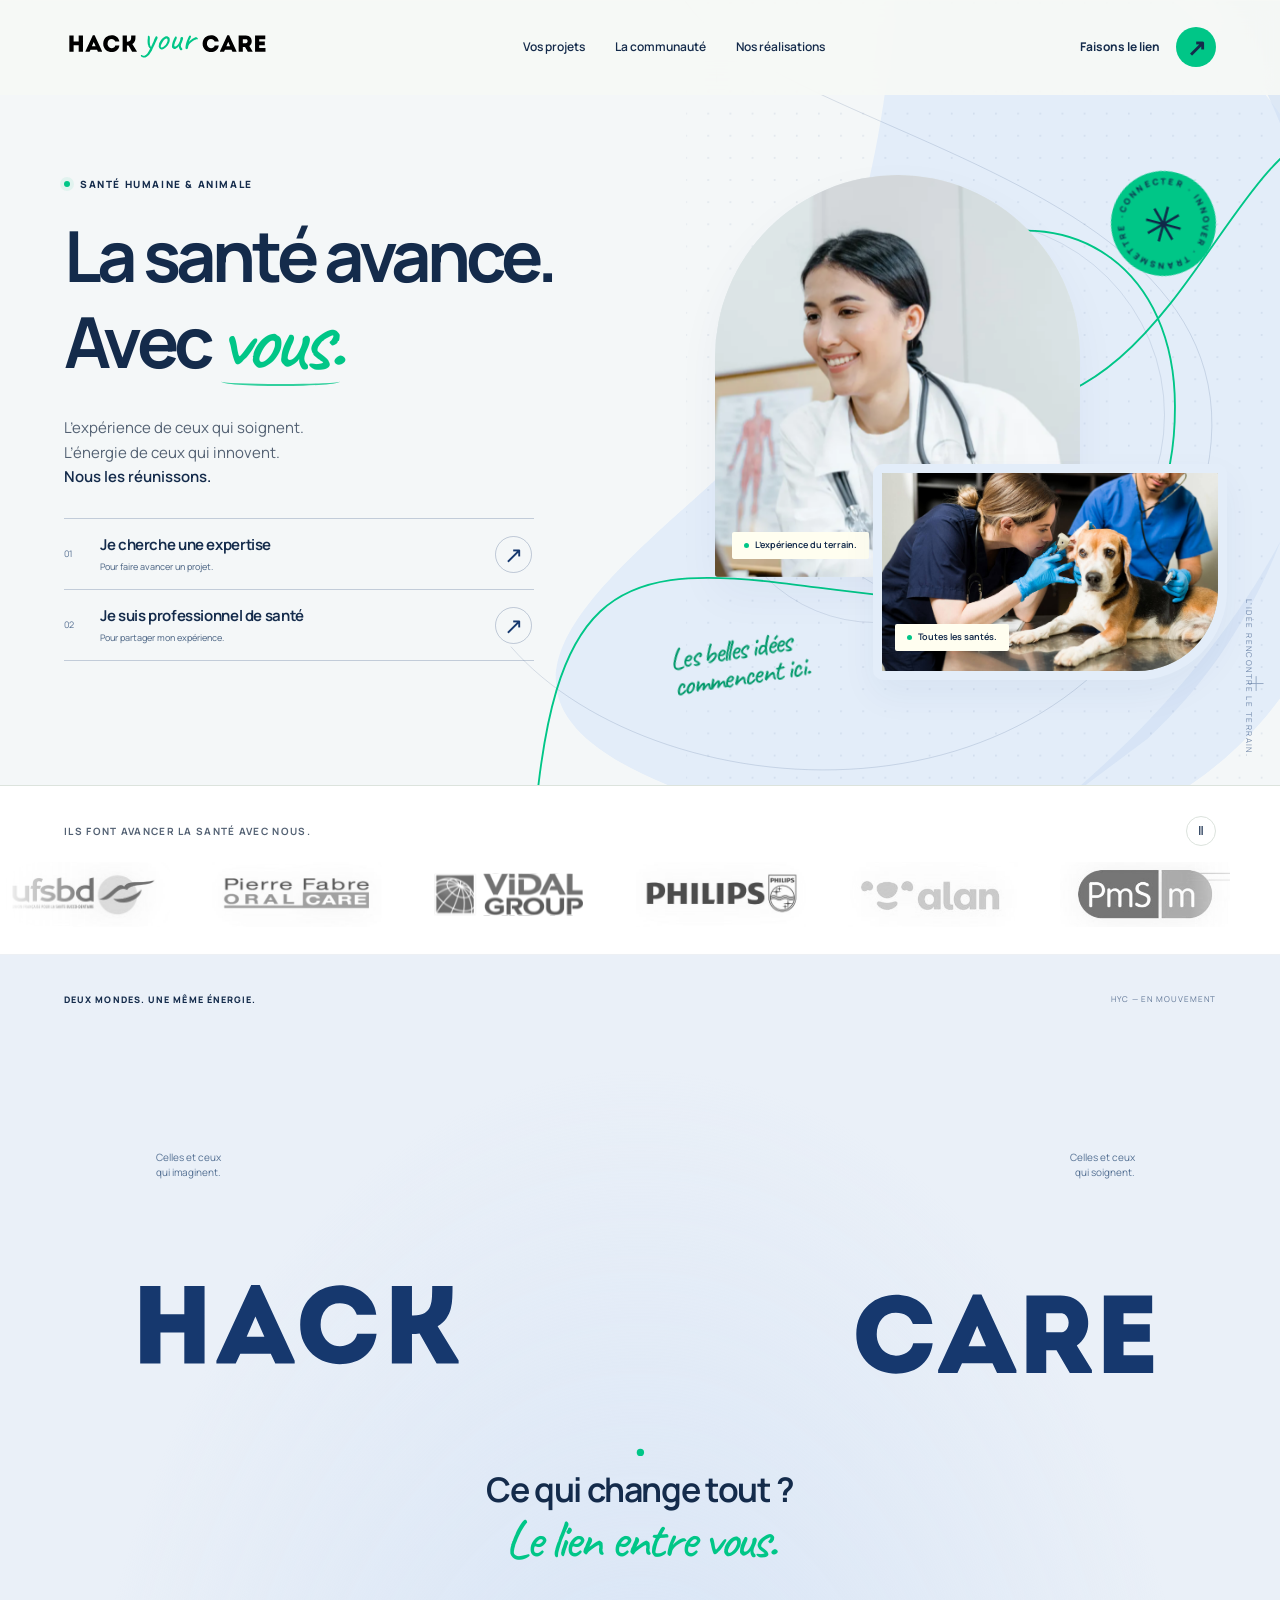
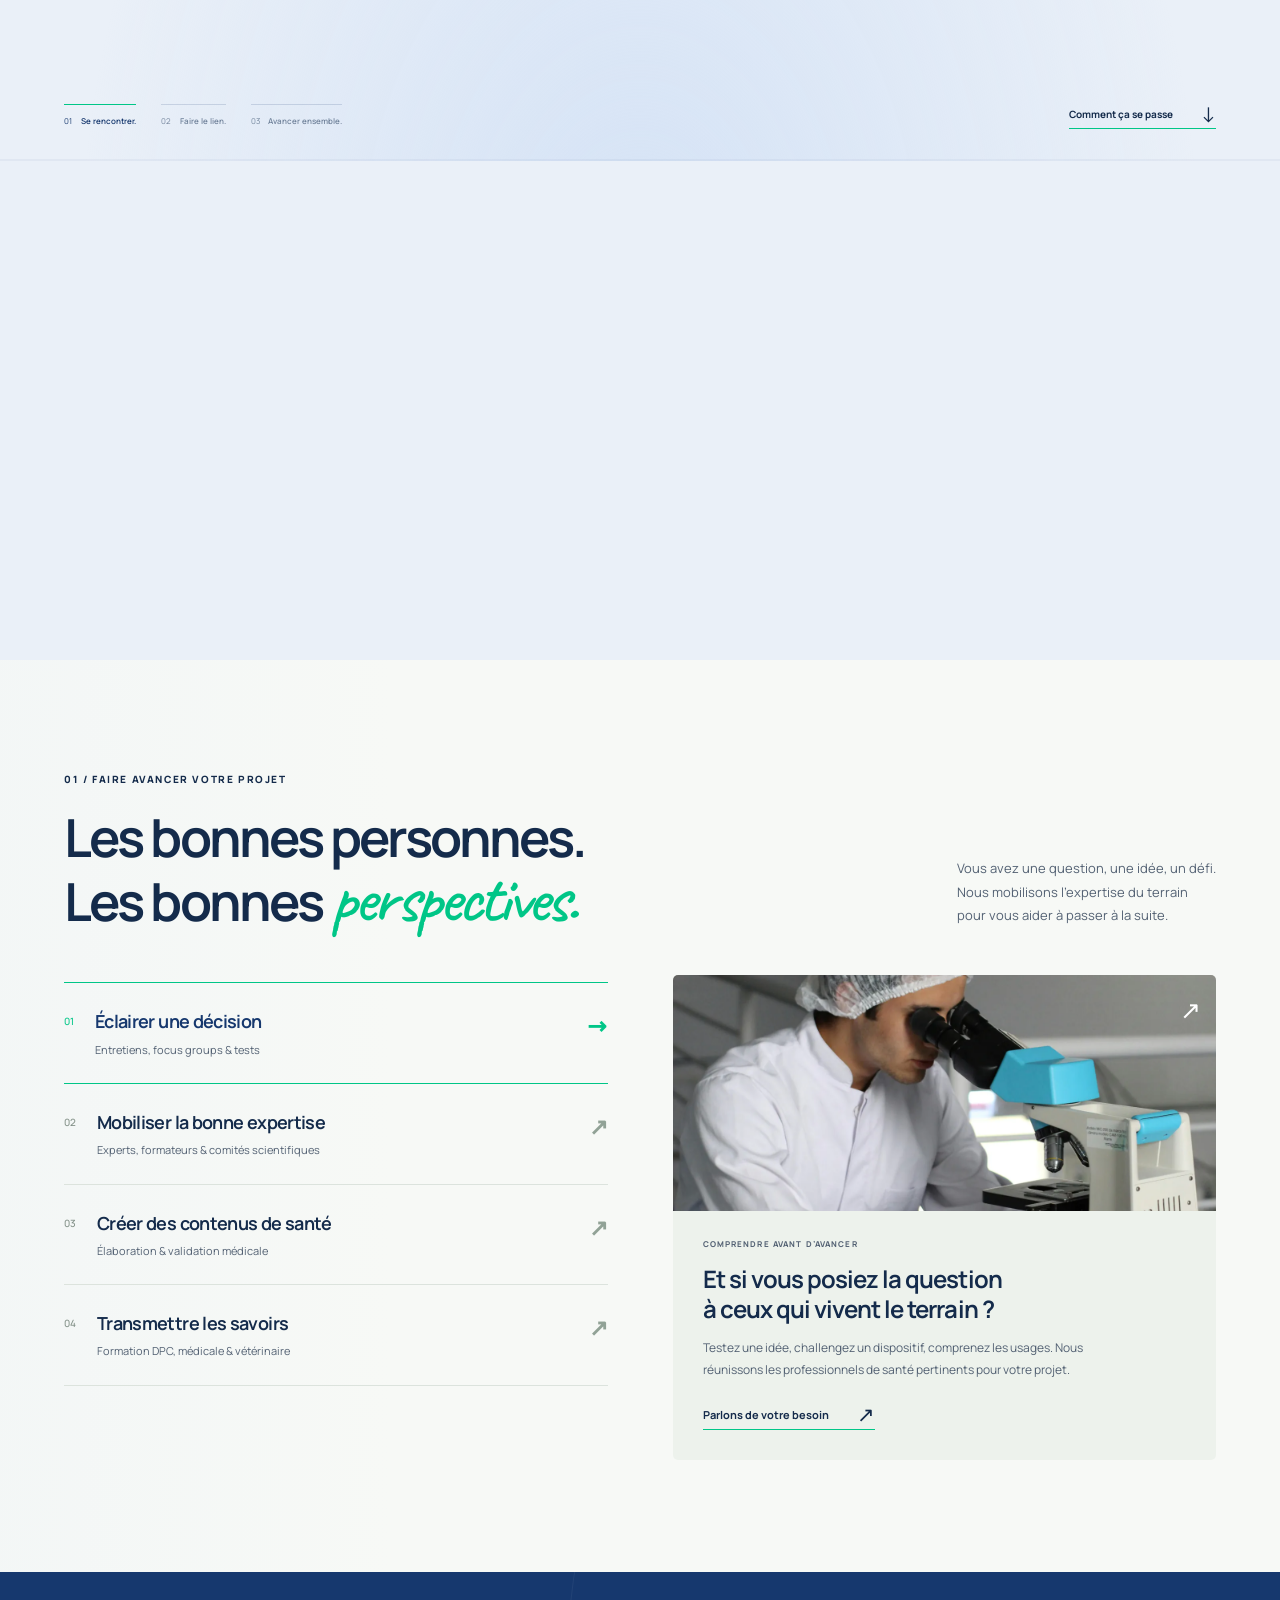
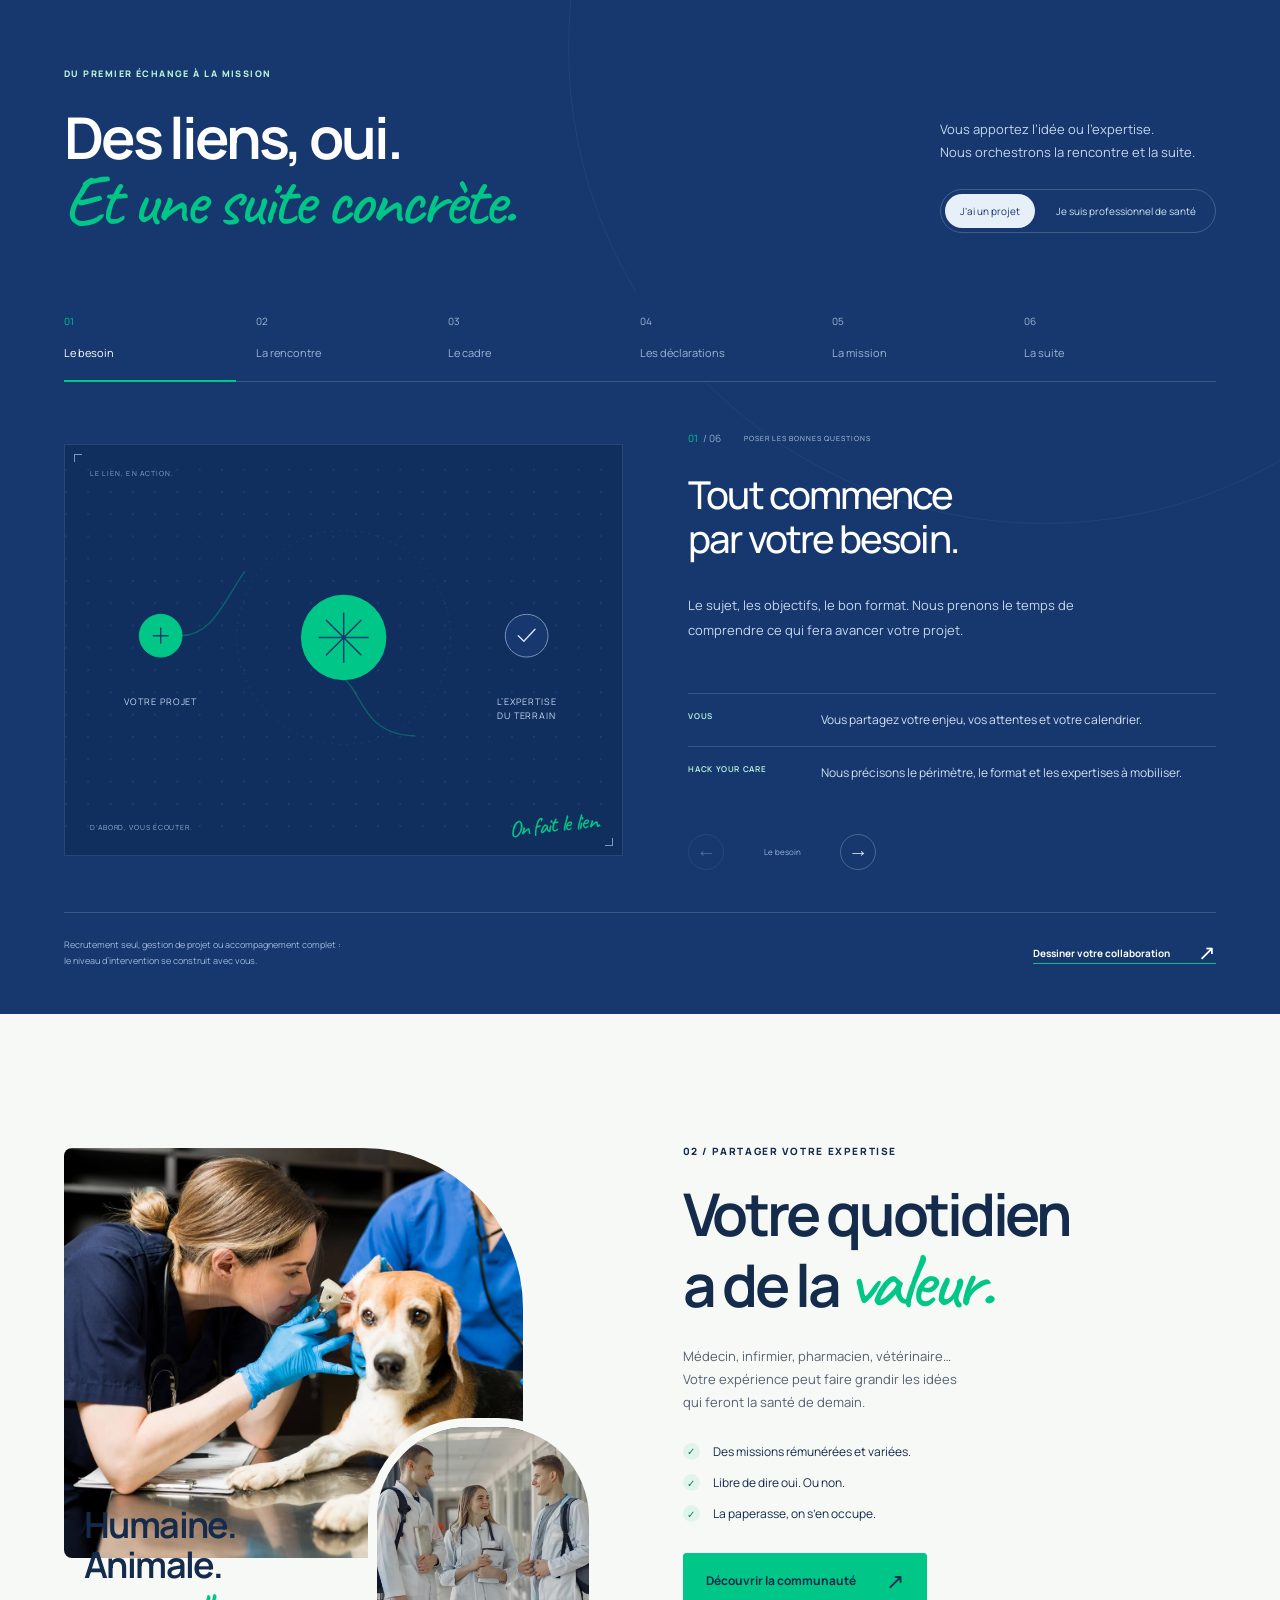
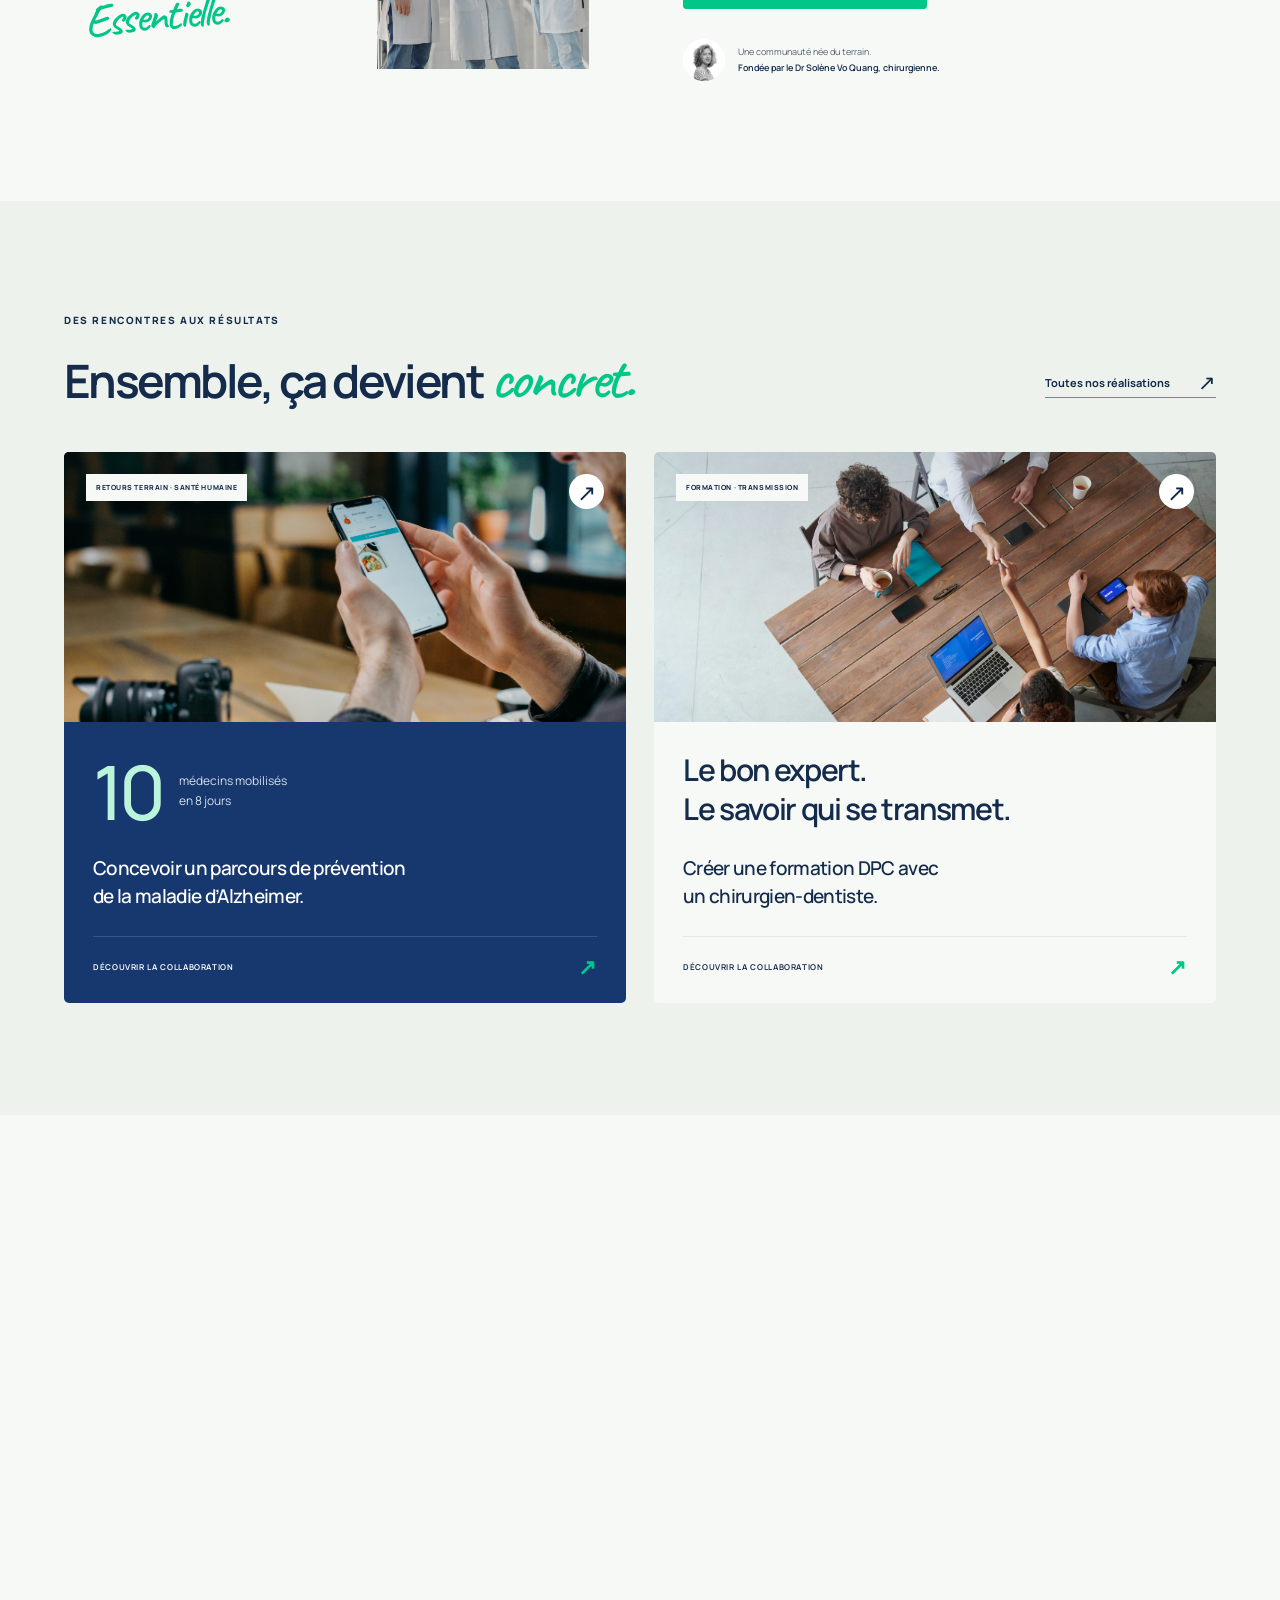
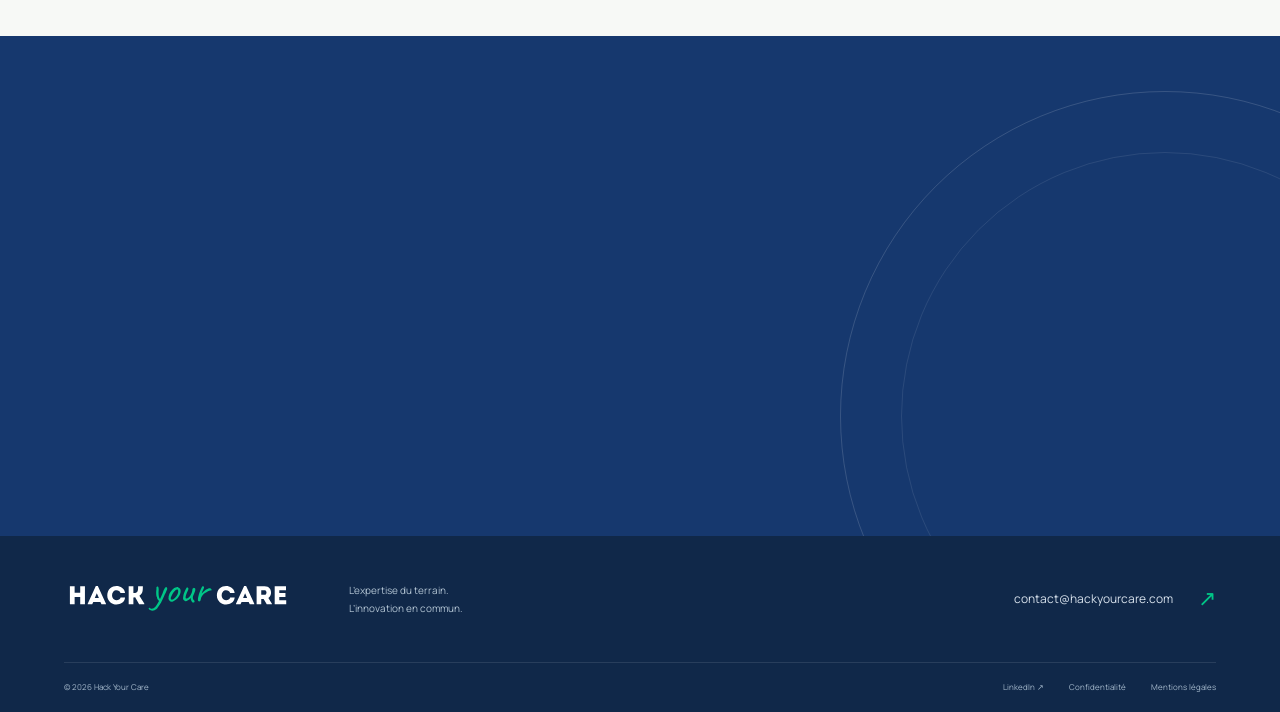
<file: docs/index.html>
<!doctype html>
<html lang="fr">
<head>
  <meta charset="utf-8">
  <meta name="robots" content="noindex,nofollow">
  <meta name="viewport" content="width=device-width,initial-scale=1">
  <meta name="description" content="Hack Your Care réunit les professionnels de santé et les porteurs de projets pour faire avancer la santé humaine et animale.">
  <meta name="theme-color" content="#16386e">
  <title>Hack Your Care — La santé avance avec vous.</title>
  <link rel="icon" href="assets/logo-1.svg" type="image/svg+xml">
  <link rel="stylesheet" href="style.css">
  <link rel="stylesheet" href="home-v2.css">
  <link rel="stylesheet" href="home-v3.css">
  <script src="script.js" defer></script>
  <script src="home-v3.js" defer></script>
  <script src="navigation.js" defer></script>
</head>
<body class="page-home">
  <a class="skip-link" href="#contenu">Aller au contenu</a>
  <header class="site-header">
    <div class="header-inner">
      <a class="brand" href="#accueil" aria-label="Hack Your Care, accueil"><img src="assets/logo-horizontal.svg" alt="Hack Your Care" width="204" height="38"></a>
      <nav class="desktop-nav" aria-label="Navigation principale">
        <a href="#projets">Vos projets</a>
        <a href="communaute.html">La communauté</a>
        <a href="#realisations">Nos réalisations</a>
      </nav>
      <button class="contact-link" data-dialog="contact">Faisons le lien <span class="arrow-circle" aria-hidden="true">↗</span></button>
      <button class="menu-toggle" aria-label="Ouvrir le menu" aria-expanded="false" aria-controls="mobile-menu"><span></span><span></span></button>
    </div>
    <nav id="mobile-menu" class="mobile-nav" aria-label="Navigation mobile" hidden>
      <a href="#projets">Vos projets <span>↗</span></a><a href="communaute.html">La communauté <span>↗</span></a><a href="#realisations">Nos réalisations <span>↗</span></a><button data-dialog="contact">Faisons le lien <span>↗</span></button>
    </nav>
  </header>

  <main id="contenu">
    <section class="hero section-shell" id="accueil" aria-labelledby="hero-title">
      <div class="hero-backdrop" aria-hidden="true">
        <svg viewBox="0 0 1440 850" preserveAspectRatio="xMidYMid slice"><defs><pattern id="hero-dot-field" width="24" height="24" patternUnits="userSpaceOnUse"><circle cx="2" cy="2" r=".8" fill="#16386e" opacity=".17"/></pattern></defs>
          <path fill="#e3edf9" d="M1000-120C1320-100 1600 250 1500 580S1120 1000 750 850C530 760 650 655 790 530S1000 180 1000-120Z"/>
          <path fill="#d2e1f4" opacity=".65" d="M1235-110C1540 140 1510 580 1270 800L1110 920C1470 660 1630 260 1370-120Z"/>
          <path fill="url(#hero-dot-field)" d="M770 0H1440V850H770Z"/>
          <path class="hero-contour" d="M760-80C680 145 1435 140 1330 530S740 885 580 700" fill="none" stroke="#16386e" stroke-opacity=".16" stroke-width="1"/>
          <path class="hero-thread" pathLength="1" d="M605 900C625 645 690 610 865 630S1300 710 1300 440C1300 290 1190 220 1075 260S960 435 1090 442C1290 453 1350 180 1460 140" fill="none" stroke="#00c687" stroke-width="2"/>
          <circle cx="1075" cy="260" r="6" fill="#00c687"/>
          <path d="M795 80h16m-8-8v16M1380 740h16m-8-8v16" stroke="#16386e" opacity=".4"/>
        </svg>
        <span class="background-caption">L’IDÉE RENCONTRE LE TERRAIN.</span>
      </div>
      <div class="hero-copy">
        <p class="eyebrow"><span class="status-dot"></span> SANTÉ HUMAINE & ANIMALE</p>
        <h1 id="hero-title">La santé avance.<br> <span class="hero-line">Avec <span class="handwritten hero-script">vous.</span></span></h1>
        <p class="hero-intro">L’expérience de ceux qui soignent.<br> L’énergie de ceux qui innovent.<br> <strong>Nous les réunissons.</strong></p>
        <div class="entry-paths" aria-label="Choisissez votre parcours">
          <a class="entry-path" href="#projets"><span class="entry-num">01</span><span class="entry-words"><strong class="entry-title">Je cherche une expertise</strong><small class="entry-kicker">Pour faire avancer un projet.</small></span><span class="path-arrow" aria-hidden="true">↗</span></a>
          <a class="entry-path" href="communaute.html"><span class="entry-num">02</span><span class="entry-words"><strong class="entry-title">Je suis professionnel de santé</strong><small class="entry-kicker">Pour partager mon expérience.</small></span><span class="path-arrow" aria-hidden="true">↗</span></a>
        </div>
      </div>
      <div class="hero-art" aria-label="Des professionnels de santé humaine et animale réunis autour de l’innovation">
        <div class="orbit orbit-one" aria-hidden="true"></div><div class="orbit orbit-two" aria-hidden="true"></div>
        <div class="hero-main-photo"><img src="assets/medical-hero.webp" alt="Une médecin en consultation" width="800" height="1000" fetchpriority="high"><span class="photo-label"><i></i> L’expérience du terrain.</span></div>
        <div class="hero-vet-photo"><img src="assets/veterinaire.jpg" alt="Deux vétérinaires examinent un chien" width="1560" height="1000"><span class="photo-label"><i></i> Toutes les santés.</span></div>
        <div class="connection-stamp" aria-hidden="true"><svg viewBox="0 0 120 120"><defs><path id="stamp-circle" d="M60,60 m-45,0 a45,45 0 1,1 90,0 a45,45 0 1,1 -90,0"/></defs><text><textPath href="#stamp-circle" textLength="280">CONNECTER · INNOVER · TRANSMETTRE · </textPath></text></svg><span>✳</span></div>
        <span class="handwritten hero-note">Les belles idées<br> commencent ici.</span>
      </div>
    </section>

    <section class="trust" id="confiance" aria-labelledby="trust-title">
      <div class="trust-heading section-shell"><h2 id="trust-title">Ils font avancer la santé avec nous.</h2><button class="motion-button" id="marquee-toggle" aria-label="Mettre le défilement des logos en pause" aria-pressed="false"><span class="pause-symbol" aria-hidden="true">Ⅱ</span></button></div>
      <div class="logo-marquee"><div class="logo-track" id="logo-track"></div></div>
    </section>


    <section class="signature-story" id="le-lien" aria-labelledby="signature-title">
      <div class="signature-sticky">
        <div class="section-shell signature-top"><p class="eyebrow">DEUX MONDES. UNE MÊME ÉNERGIE.</p><span class="signature-index" aria-hidden="true">HYC — EN MOUVEMENT</span></div>
        <div class="section-shell signature-composition">
          <div class="signature-labels" aria-hidden="true"><span>Celles et ceux<br> qui imaginent.</span><span>Celles et ceux<br> qui soignent.</span></div>
          <div class="signature-vector"><svg xmlns="http://www.w3.org/2000/svg" viewBox="0 205 610 160" class="signature-logo" role="img" aria-labelledby="signature-logo-title"><title id="signature-logo-title">Hack Your Care. Le lien entre les idées et le terrain.</title><defs><g /><clipPath id="signature-26d6f7729c"><path d="M 0.121094 44 L 1 44 L 1 45 L 0.121094 45 Z M 0.121094 44 " clip-rule="nonzero" /></clipPath><clipPath id="signature-e36ac5a9b1"><rect x="0" width="549" y="0" height="60" /></clipPath><clipPath id="signature-4d73298fbd"><path d="M 113 52 L 145.679688 52 L 145.679688 88 L 113 88 Z M 113 52 " clip-rule="nonzero" /></clipPath><clipPath id="signature-3779119cc7"><rect x="0" width="146" y="0" height="118" /></clipPath><clipPath id="signature-writing-clip" clipPathUnits="userSpaceOnUse"><rect id="signature-writing-window" x="237" y="210" width="150" height="155" /></clipPath></defs><g class="signature-hack"><g transform="matrix(1, 0, 0, 1, 9, 265)"><g fill="#16386e" fill-opacity="1"><g transform="translate(49.079982, 44.581675)"><g><path d="M 39.34375 -40.984375 L 39.34375 0 C 37.550781 0 35.765625 0 33.984375 0 C 32.210938 0 30.425781 0 28.625 0 L 28.625 -16.453125 L 15.984375 -16.453125 L 15.984375 0 C 14.191406 0 12.394531 0 10.59375 0 C 8.800781 0 7.023438 0 5.265625 0 L 5.265625 -40.984375 C 7.023438 -40.984375 8.800781 -40.984375 10.59375 -40.984375 C 12.394531 -40.984375 14.191406 -40.984375 15.984375 -40.984375 L 15.984375 -26.109375 L 28.625 -26.109375 L 28.625 -40.984375 C 30.425781 -40.984375 32.210938 -40.984375 33.984375 -40.984375 C 35.765625 -40.984375 37.550781 -40.984375 39.34375 -40.984375 Z M 39.34375 -40.984375 " /></g></g></g><g fill="#16386e" fill-opacity="1"><g transform="translate(94.627971, 44.581675)"><g><path d="M 31.265625 0 L 28.859375 -5.15625 L 12.703125 -5.15625 L 10.296875 0 L 0.0625 0 L 0.0625 -1.515625 L 18.5 -41.515625 L 23.015625 -41.515625 L 41.515625 -1.515625 L 41.515625 0 Z M 25.46875 -14.109375 L 20.71875 -24.875 L 16.09375 -14.109375 Z M 25.46875 -14.109375 " /></g></g></g><g fill="#16386e" fill-opacity="1"><g transform="translate(136.311951, 44.581675)"><g><path d="M 2.75 -20.484375 C 2.75 -23.960938 3.351562 -27.007812 4.5625 -29.625 C 5.769531 -32.238281 7.378906 -34.421875 9.390625 -36.171875 C 11.398438 -37.929688 13.644531 -39.25 16.125 -40.125 C 18.601562 -41.007812 21.148438 -41.453125 23.765625 -41.453125 C 25.878906 -41.453125 27.988281 -41.148438 30.09375 -40.546875 C 32.195312 -39.941406 34.15625 -39.015625 35.96875 -37.765625 C 37.789062 -36.515625 39.328125 -34.898438 40.578125 -32.921875 C 41.828125 -30.953125 42.644531 -28.601562 43.03125 -25.875 C 41.238281 -25.875 39.519531 -25.875 37.875 -25.875 C 36.238281 -25.875 34.523438 -25.875 32.734375 -25.875 C 31.984375 -27.945312 30.847656 -29.46875 29.328125 -30.4375 C 27.804688 -31.414062 25.953125 -31.90625 23.765625 -31.90625 C 20.679688 -31.90625 18.210938 -30.847656 16.359375 -28.734375 C 14.503906 -26.628906 13.578125 -23.878906 13.578125 -20.484375 C 13.578125 -18.492188 13.992188 -16.640625 14.828125 -14.921875 C 15.671875 -13.210938 16.851562 -11.828125 18.375 -10.765625 C 19.90625 -9.710938 21.703125 -9.171875 23.765625 -9.140625 C 25.992188 -9.140625 27.9375 -9.691406 29.59375 -10.796875 C 31.25 -11.910156 32.351562 -13.5625 32.90625 -15.75 C 34.65625 -15.75 36.359375 -15.75 38.015625 -15.75 C 39.679688 -15.75 41.410156 -15.75 43.203125 -15.75 C 42.816406 -12.863281 42.007812 -10.394531 40.78125 -8.34375 C 39.550781 -6.289062 38.023438 -4.617188 36.203125 -3.328125 C 34.390625 -2.046875 32.410156 -1.101562 30.265625 -0.5 C 28.117188 0.101562 25.953125 0.40625 23.765625 0.40625 C 21.148438 0.40625 18.601562 -0.0195312 16.125 -0.875 C 13.644531 -1.738281 11.398438 -3.046875 9.390625 -4.796875 C 7.378906 -6.554688 5.769531 -8.742188 4.5625 -11.359375 C 3.351562 -13.972656 2.75 -17.015625 2.75 -20.484375 Z M 2.75 -20.484375 " /></g></g></g><g fill="#16386e" fill-opacity="1"><g transform="translate(182.328254, 44.581675)"><g><path d="M 15.921875 0 C 14.128906 0 12.34375 0 10.5625 0 C 8.789062 0 7.023438 0 5.265625 0 L 5.265625 -40.984375 C 7.023438 -40.984375 8.789062 -40.984375 10.5625 -40.984375 C 12.34375 -40.984375 14.128906 -40.984375 15.921875 -40.984375 L 15.921875 -25.46875 L 16.6875 -25.46875 C 19.300781 -25.46875 21.300781 -25.90625 22.6875 -26.78125 C 24.070312 -27.664062 25.035156 -28.847656 25.578125 -30.328125 C 26.128906 -31.804688 26.441406 -33.472656 26.515625 -35.328125 C 26.597656 -37.179688 26.640625 -39.066406 26.640625 -40.984375 C 28.429688 -40.984375 30.222656 -40.984375 32.015625 -40.984375 C 33.816406 -40.984375 35.613281 -40.984375 37.40625 -40.984375 C 37.40625 -38.878906 37.363281 -36.828125 37.28125 -34.828125 C 37.207031 -32.835938 36.945312 -30.9375 36.5 -29.125 C 36.050781 -27.3125 35.28125 -25.601562 34.1875 -24 C 33.09375 -22.40625 31.53125 -20.960938 29.5 -19.671875 L 40.625 -1.640625 L 40.625 0 L 28.984375 0 L 19.96875 -15.859375 C 19.257812 -15.742188 18.570312 -15.675781 17.90625 -15.65625 C 17.25 -15.632812 16.585938 -15.625 15.921875 -15.625 Z M 15.921875 0 " /></g></g></g></g></g><g class="signature-care"><g transform="matrix(1, 0, 0, 1, 9, 265)"><g fill="#16386e" fill-opacity="1"><g transform="translate(384.783879, 44.581675)"><g><path d="M 2.75 -20.484375 C 2.75 -23.960938 3.351562 -27.007812 4.5625 -29.625 C 5.769531 -32.238281 7.378906 -34.421875 9.390625 -36.171875 C 11.398438 -37.929688 13.644531 -39.25 16.125 -40.125 C 18.601562 -41.007812 21.148438 -41.453125 23.765625 -41.453125 C 25.878906 -41.453125 27.988281 -41.148438 30.09375 -40.546875 C 32.195312 -39.941406 34.15625 -39.015625 35.96875 -37.765625 C 37.789062 -36.515625 39.328125 -34.898438 40.578125 -32.921875 C 41.828125 -30.953125 42.644531 -28.601562 43.03125 -25.875 C 41.238281 -25.875 39.519531 -25.875 37.875 -25.875 C 36.238281 -25.875 34.523438 -25.875 32.734375 -25.875 C 31.984375 -27.945312 30.847656 -29.46875 29.328125 -30.4375 C 27.804688 -31.414062 25.953125 -31.90625 23.765625 -31.90625 C 20.679688 -31.90625 18.210938 -30.847656 16.359375 -28.734375 C 14.503906 -26.628906 13.578125 -23.878906 13.578125 -20.484375 C 13.578125 -18.492188 13.992188 -16.640625 14.828125 -14.921875 C 15.671875 -13.210938 16.851562 -11.828125 18.375 -10.765625 C 19.90625 -9.710938 21.703125 -9.171875 23.765625 -9.140625 C 25.992188 -9.140625 27.9375 -9.691406 29.59375 -10.796875 C 31.25 -11.910156 32.351562 -13.5625 32.90625 -15.75 C 34.65625 -15.75 36.359375 -15.75 38.015625 -15.75 C 39.679688 -15.75 41.410156 -15.75 43.203125 -15.75 C 42.816406 -12.863281 42.007812 -10.394531 40.78125 -8.34375 C 39.550781 -6.289062 38.023438 -4.617188 36.203125 -3.328125 C 34.390625 -2.046875 32.410156 -1.101562 30.265625 -0.5 C 28.117188 0.101562 25.953125 0.40625 23.765625 0.40625 C 21.148438 0.40625 18.601562 -0.0195312 16.125 -0.875 C 13.644531 -1.738281 11.398438 -3.046875 9.390625 -4.796875 C 7.378906 -6.554688 5.769531 -8.742188 4.5625 -11.359375 C 3.351562 -13.972656 2.75 -17.015625 2.75 -20.484375 Z M 2.75 -20.484375 " /></g></g></g><g fill="#16386e" fill-opacity="1"><g transform="translate(430.800183, 44.581675)"><g><path d="M 31.265625 0 L 28.859375 -5.15625 L 12.703125 -5.15625 L 10.296875 0 L 0.0625 0 L 0.0625 -1.515625 L 18.5 -41.515625 L 23.015625 -41.515625 L 41.515625 -1.515625 L 41.515625 0 Z M 25.40625 -14.171875 L 20.71875 -24.9375 L 16.15625 -14.171875 Z M 25.40625 -14.171875 " /></g></g></g><g fill="#16386e" fill-opacity="1"><g transform="translate(472.484162, 44.581675)"><g><path d="M 31.796875 -14.515625 L 39.8125 -1.515625 L 39.8125 0 L 28.109375 0 L 21.078125 -12.0625 L 15.625 -12.0625 L 15.625 0 C 13.875 0 12.117188 0 10.359375 0 C 8.609375 0 6.875 0 5.15625 0 C 5.15625 -6.832031 5.15625 -13.660156 5.15625 -20.484375 C 5.15625 -27.316406 5.15625 -34.148438 5.15625 -40.984375 C 8.125 -40.984375 11.117188 -40.984375 14.140625 -40.984375 C 17.160156 -40.984375 20.15625 -40.984375 23.125 -40.984375 C 25.820312 -40.984375 28.144531 -40.492188 30.09375 -39.515625 C 32.039062 -38.546875 33.617188 -37.257812 34.828125 -35.65625 C 36.046875 -34.050781 36.894531 -32.28125 37.375 -30.34375 C 37.863281 -28.414062 37.984375 -26.457031 37.734375 -24.46875 C 37.484375 -22.476562 36.859375 -20.613281 35.859375 -18.875 C 34.859375 -17.144531 33.503906 -15.691406 31.796875 -14.515625 Z M 23.125 -21.484375 C 24.257812 -21.484375 25.175781 -21.820312 25.875 -22.5 C 26.582031 -23.1875 27.0625 -24.023438 27.3125 -25.015625 C 27.5625 -26.015625 27.566406 -27.019531 27.328125 -28.03125 C 27.097656 -29.050781 26.640625 -29.898438 25.953125 -30.578125 C 25.273438 -31.265625 24.332031 -31.609375 23.125 -31.609375 C 21.914062 -31.648438 20.675781 -31.660156 19.40625 -31.640625 C 18.132812 -31.617188 16.875 -31.609375 15.625 -31.609375 C 15.625 -29.929688 15.625 -28.234375 15.625 -26.515625 C 15.625 -24.804688 15.625 -23.128906 15.625 -21.484375 Z M 23.125 -21.484375 " /></g></g></g><g fill="#16386e" fill-opacity="1"><g transform="translate(513.407051, 44.581675)"><g><path d="M 30.796875 -40.984375 C 30.796875 -39.460938 30.796875 -37.921875 30.796875 -36.359375 C 30.796875 -34.796875 30.796875 -33.210938 30.796875 -31.609375 C 28.765625 -31.609375 26.988281 -31.609375 25.46875 -31.609375 C 23.945312 -31.609375 22.429688 -31.609375 20.921875 -31.609375 C 19.421875 -31.609375 17.65625 -31.609375 15.625 -31.609375 L 15.625 -25.8125 L 29.5625 -25.8125 C 29.5625 -24.257812 29.5625 -22.710938 29.5625 -21.171875 C 29.5625 -19.628906 29.5625 -18.078125 29.5625 -16.515625 L 15.625 -16.515625 C 15.625 -15.296875 15.625 -14.101562 15.625 -12.9375 C 15.625 -11.769531 15.625 -10.5625 15.625 -9.3125 C 17.65625 -9.3125 19.460938 -9.3125 21.046875 -9.3125 C 22.628906 -9.3125 24.226562 -9.3125 25.84375 -9.3125 C 27.46875 -9.3125 29.296875 -9.3125 31.328125 -9.3125 C 31.328125 -7.789062 31.328125 -6.25 31.328125 -4.6875 C 31.328125 -3.125 31.328125 -1.5625 31.328125 0 C 28.117188 0 25.128906 0 22.359375 0 C 19.585938 0 16.828125 0 14.078125 0 C 11.328125 0 8.367188 0 5.203125 0 C 5.203125 -6.863281 5.203125 -13.710938 5.203125 -20.546875 C 5.203125 -27.378906 5.203125 -34.191406 5.203125 -40.984375 C 8.367188 -40.984375 11.285156 -40.984375 13.953125 -40.984375 C 16.628906 -40.984375 19.304688 -40.984375 21.984375 -40.984375 C 24.660156 -40.984375 27.597656 -40.984375 30.796875 -40.984375 Z M 30.796875 -40.984375 " /></g></g></g></g></g><g clip-path="url(#signature-writing-clip)" class="signature-your"><g transform="matrix(1, 0, 0, 1, 240, 216)"><g clip-path="url(#signature-3779119cc7)"><g fill="#00c687" fill-opacity="1"><g transform="translate(6.36595, 89.179861)"><g><path d="M 36.1875 -34.0625 C 37.164062 -33.070312 37.65625 -32.054688 37.65625 -31.015625 C 37.65625 -29.898438 36.914062 -27.960938 35.4375 -25.203125 C 34.945312 -23.785156 34.410156 -22.457031 33.828125 -21.21875 C 33.242188 -19.988281 32.796875 -19.191406 32.484375 -18.828125 L 30.359375 -13.9375 C 29.441406 -11.90625 28.304688 -9.535156 26.953125 -6.828125 C 25.285156 -3.378906 24.113281 -0.824219 23.4375 0.828125 L 22.25 2.765625 C 19.164062 7.691406 16.796875 11.140625 15.140625 13.109375 C 11.753906 16.117188 9.140625 17.867188 7.296875 18.359375 C 6.492188 18.609375 5.539062 18.734375 4.4375 18.734375 C 2.40625 18.734375 0.480469 18.285156 -1.328125 17.390625 C -3.148438 16.503906 -4.1875 15.476562 -4.4375 14.3125 C -4.488281 13.875 -4.332031 13.410156 -3.96875 12.921875 C -3.601562 12.429688 -3.203125 12.1875 -2.765625 12.1875 C -2.460938 12.1875 -2.21875 12.304688 -2.03125 12.546875 C -1.539062 12.921875 -0.820312 13.273438 0.125 13.609375 C 1.082031 13.953125 2.117188 14.125 3.234375 14.125 C 3.660156 14.125 4.242188 14.0625 4.984375 13.9375 C 6.210938 13.6875 7.503906 12.945312 8.859375 11.71875 C 10.210938 10.488281 11.441406 9.132812 12.546875 7.65625 C 14.640625 4.582031 16.890625 0.738281 19.296875 -3.875 C 18.429688 -4.125 17.597656 -4.722656 16.796875 -5.671875 C 15.992188 -6.628906 15.363281 -7.628906 14.90625 -8.671875 C 14.445312 -9.722656 14.273438 -10.492188 14.390625 -10.984375 L 14.390625 -12 C 13.835938 -12 13.390625 -13.046875 13.046875 -15.140625 C 12.710938 -17.234375 12.546875 -19.660156 12.546875 -22.421875 C 12.546875 -23.472656 12.609375 -24.796875 12.734375 -26.390625 C 12.984375 -27.378906 13.125 -28.597656 13.15625 -30.046875 C 13.1875 -31.492188 13.203125 -32.429688 13.203125 -32.859375 L 13.203125 -33.234375 C 13.203125 -33.960938 13.273438 -34.476562 13.421875 -34.78125 C 13.578125 -35.09375 13.84375 -35.375 14.21875 -35.625 C 14.707031 -35.875 15.195312 -36 15.6875 -36 C 17.414062 -36 18.28125 -33.722656 18.28125 -29.171875 C 18.28125 -28.492188 18.21875 -27.171875 18.09375 -25.203125 C 18.03125 -24.335938 18 -23.046875 18 -21.328125 C 18 -18.117188 18.273438 -15.285156 18.828125 -12.828125 C 19.378906 -10.367188 20.210938 -8.675781 21.328125 -7.75 L 21.875 -9.046875 C 22.550781 -10.828125 23.070312 -11.960938 23.4375 -12.453125 C 24.300781 -14.242188 24.796875 -15.382812 24.921875 -15.875 C 25.046875 -16.300781 25.382812 -17.007812 25.9375 -18 L 27.140625 -20.484375 C 27.253906 -20.859375 27.648438 -22.046875 28.328125 -24.046875 C 29.003906 -26.046875 29.679688 -27.660156 30.359375 -28.890625 C 30.609375 -29.378906 30.976562 -30.097656 31.46875 -31.046875 C 31.96875 -32.003906 32.367188 -32.695312 32.671875 -33.125 C 32.984375 -33.5625 33.320312 -33.84375 33.6875 -33.96875 C 34.175781 -34.394531 34.578125 -34.609375 34.890625 -34.609375 C 35.128906 -34.609375 35.5625 -34.425781 36.1875 -34.0625 Z M 36.1875 -34.0625 " /></g></g></g><g fill="#00c687" fill-opacity="1"><g transform="translate(37.839009, 89.179861)"><g><path d="M 15.59375 -1.390625 C 14.851562 -1.390625 14.269531 -1.507812 13.84375 -1.75 C 13.414062 -2 12.800781 -2.460938 12 -3.140625 C 9.96875 -5.296875 8.953125 -7.265625 8.953125 -9.046875 C 8.953125 -9.472656 8.984375 -9.78125 9.046875 -9.96875 C 9.234375 -10.394531 9.3125 -10.820312 9.28125 -11.25 C 9.25 -11.6875 9.234375 -11.96875 9.234375 -12.09375 C 8.984375 -12.332031 8.859375 -12.5 8.859375 -12.59375 C 8.859375 -12.6875 8.921875 -12.78125 9.046875 -12.875 C 9.171875 -12.96875 9.265625 -13.078125 9.328125 -13.203125 C 9.691406 -13.203125 9.8125 -13.539062 9.6875 -14.21875 C 9.5625 -14.707031 9.804688 -15.796875 10.421875 -17.484375 C 11.046875 -19.179688 11.816406 -20.738281 12.734375 -22.15625 C 13.410156 -23.257812 14.410156 -24.640625 15.734375 -26.296875 C 17.054688 -27.960938 18.242188 -29.226562 19.296875 -30.09375 C 20.765625 -31.382812 22.082031 -32.335938 23.25 -32.953125 C 24.425781 -33.566406 25.722656 -34.023438 27.140625 -34.328125 C 28.367188 -34.640625 29.195312 -34.796875 29.625 -34.796875 C 30.050781 -34.796875 30.429688 -34.6875 30.765625 -34.46875 C 31.109375 -34.257812 31.5625 -33.875 32.125 -33.3125 C 33.78125 -32.582031 34.929688 -31.644531 35.578125 -30.5 C 36.222656 -29.363281 36.546875 -27.597656 36.546875 -25.203125 C 36.546875 -21.203125 34.914062 -16.863281 31.65625 -12.1875 C 30.238281 -10.15625 28.914062 -8.597656 27.6875 -7.515625 C 26.457031 -6.441406 24.828125 -5.289062 22.796875 -4.0625 C 21.503906 -3.132812 20.316406 -2.472656 19.234375 -2.078125 C 18.160156 -1.679688 16.945312 -1.453125 15.59375 -1.390625 Z M 24.453125 -11.171875 C 25.929688 -12.828125 27.113281 -14.394531 28 -15.875 C 28.894531 -17.351562 29.742188 -19.226562 30.546875 -21.5 C 30.859375 -22.550781 31.015625 -23.816406 31.015625 -25.296875 C 31.015625 -27.140625 30.765625 -28.179688 30.265625 -28.421875 C 29.648438 -28.734375 29.035156 -28.890625 28.421875 -28.890625 C 27.066406 -28.890625 25.65625 -28.273438 24.1875 -27.046875 C 22.394531 -25.503906 20.789062 -23.609375 19.375 -21.359375 C 17.96875 -19.117188 16.523438 -16.335938 15.046875 -13.015625 C 14.429688 -11.722656 14.125 -10.460938 14.125 -9.234375 C 14.125 -8.304688 14.351562 -7.566406 14.8125 -7.015625 C 15.269531 -6.460938 15.898438 -6.1875 16.703125 -6.1875 C 18.734375 -6.1875 21.316406 -7.847656 24.453125 -11.171875 Z M 24.453125 -11.171875 " /></g></g></g><g fill="#00c687" fill-opacity="1"><g transform="translate(69.496666, 89.179861)"><g><path d="M 31.28125 -0.1875 C 29.8125 -1.601562 28.707031 -3.691406 27.96875 -6.453125 C 27.84375 -6.828125 27.78125 -7.472656 27.78125 -8.390625 C 27.78125 -9.316406 27.78125 -9.96875 27.78125 -10.34375 C 27.414062 -9.414062 26.738281 -8.582031 25.75 -7.84375 C 24.332031 -6.425781 22.914062 -5.378906 21.5 -4.703125 C 19.351562 -3.285156 17.601562 -2.578125 16.25 -2.578125 C 15.007812 -2.578125 13.835938 -3.253906 12.734375 -4.609375 C 11.929688 -5.285156 11.332031 -5.960938 10.9375 -6.640625 C 10.539062 -7.316406 10.34375 -8.148438 10.34375 -9.140625 C 10.34375 -9.816406 10.429688 -10.554688 10.609375 -11.359375 C 10.734375 -13.628906 11.054688 -15.8125 11.578125 -17.90625 C 12.109375 -20 13.109375 -22.675781 14.578125 -25.9375 C 16.546875 -29.8125 17.960938 -32.394531 18.828125 -33.6875 C 19.140625 -33.8125 19.539062 -33.875 20.03125 -33.875 C 20.644531 -33.875 21.148438 -33.6875 21.546875 -33.3125 C 21.953125 -32.945312 22.1875 -32.457031 22.25 -31.84375 C 22.425781 -31.59375 22.515625 -31.253906 22.515625 -30.828125 C 22.515625 -29.285156 21.59375 -26.765625 19.75 -23.265625 C 17.351562 -17.472656 16.15625 -13.472656 16.15625 -11.265625 C 16.15625 -9.972656 16.523438 -9.203125 17.265625 -8.953125 C 17.566406 -8.765625 17.90625 -8.671875 18.28125 -8.671875 C 19.8125 -8.671875 21.65625 -9.71875 23.8125 -11.8125 C 25.96875 -13.90625 28.03125 -17.257812 30 -21.875 C 30.851562 -23.96875 31.375 -26.117188 31.5625 -28.328125 C 31.5 -28.515625 31.46875 -28.796875 31.46875 -29.171875 C 31.46875 -30.273438 32.023438 -31.164062 33.140625 -31.84375 C 33.378906 -32.207031 33.710938 -32.5 34.140625 -32.71875 C 34.578125 -32.9375 34.859375 -32.921875 34.984375 -32.671875 L 36.453125 -32.765625 C 36.640625 -32.828125 36.820312 -32.65625 37 -32.25 C 37.1875 -31.851562 37.375 -31.59375 37.5625 -31.46875 C 37.988281 -31.101562 38.203125 -30.425781 38.203125 -29.4375 C 38.203125 -27.40625 37.3125 -24.300781 35.53125 -20.125 C 34.363281 -17.65625 33.578125 -15.757812 33.171875 -14.4375 C 32.773438 -13.113281 32.546875 -11.835938 32.484375 -10.609375 C 32.484375 -8.273438 33.378906 -6.335938 35.171875 -4.796875 C 35.785156 -4.367188 36.148438 -3.90625 36.265625 -3.40625 C 36.390625 -2.914062 36.421875 -2.242188 36.359375 -1.390625 C 36.242188 -0.828125 35.890625 -0.375 35.296875 -0.03125 C 34.710938 0.300781 34.082031 0.46875 33.40625 0.46875 C 32.613281 0.46875 31.90625 0.246094 31.28125 -0.1875 Z M 31.28125 -0.1875 " /></g></g></g><g clip-path="url(#signature-4d73298fbd)"><g fill="#00c687" fill-opacity="1"><g transform="translate(103.646328, 89.179861)"><g><path d="M 10.984375 -3.234375 C 10.492188 -3.597656 10.15625 -3.929688 9.96875 -4.234375 C 9.78125 -4.546875 9.6875 -5.007812 9.6875 -5.625 C 9.6875 -6.175781 9.71875 -6.640625 9.78125 -7.015625 C 9.96875 -9.109375 10.429688 -11.539062 11.171875 -14.3125 L 11.625 -16.15625 C 11.8125 -17.6875 12.890625 -20.914062 14.859375 -25.84375 C 16.828125 -30.769531 18.425781 -34.125 19.65625 -35.90625 C 20.144531 -36.207031 20.671875 -36.359375 21.234375 -36.359375 C 22.023438 -36.359375 22.703125 -36.082031 23.265625 -35.53125 C 23.628906 -35.289062 23.8125 -34.832031 23.8125 -34.15625 C 23.8125 -33.539062 23.578125 -32.628906 23.109375 -31.421875 C 22.648438 -30.222656 21.867188 -28.457031 20.765625 -26.125 C 20.515625 -25.625 20.097656 -24.695312 19.515625 -23.34375 C 18.929688 -22 18.640625 -21.203125 18.640625 -20.953125 C 18.640625 -20.828125 18.671875 -20.765625 18.734375 -20.765625 C 18.859375 -20.765625 18.984375 -20.8125 19.109375 -20.90625 C 19.234375 -21 19.351562 -21.078125 19.46875 -21.140625 C 20.144531 -22.304688 21.789062 -23.90625 24.40625 -25.9375 C 27.019531 -27.96875 28.820312 -29.226562 29.8125 -29.71875 C 30.238281 -29.96875 30.789062 -30.210938 31.46875 -30.453125 C 32.144531 -30.703125 32.609375 -30.890625 32.859375 -31.015625 C 33.835938 -31.503906 35.003906 -31.75 36.359375 -31.75 C 37.222656 -31.75 37.976562 -31.609375 38.625 -31.328125 C 39.269531 -31.054688 39.71875 -30.644531 39.96875 -30.09375 C 40.03125 -29.65625 40.195312 -29.3125 40.46875 -29.0625 C 40.75 -28.820312 40.953125 -28.671875 41.078125 -28.609375 C 41.253906 -28.609375 41.375 -28.53125 41.4375 -28.375 C 41.5 -28.226562 41.53125 -28.125 41.53125 -28.0625 C 41.53125 -27.625 41.285156 -27.359375 40.796875 -27.265625 C 40.304688 -27.179688 39.414062 -27.109375 38.125 -27.046875 C 37.445312 -26.984375 36.738281 -26.828125 36 -26.578125 C 35.257812 -26.335938 34.519531 -26.03125 33.78125 -25.65625 C 30.332031 -23.6875 27.757812 -22.144531 26.0625 -21.03125 C 24.375 -19.925781 22.671875 -18.421875 20.953125 -16.515625 C 20.273438 -15.773438 19.382812 -14.453125 18.28125 -12.546875 C 17.84375 -12.117188 17.394531 -10.992188 16.9375 -9.171875 C 16.476562 -7.359375 16.25 -6.238281 16.25 -5.8125 C 16.1875 -5.625 16.0625 -5.269531 15.875 -4.75 C 15.6875 -4.226562 15.410156 -3.722656 15.046875 -3.234375 C 14.304688 -2.242188 13.691406 -1.75 13.203125 -1.75 C 12.648438 -1.75 11.910156 -2.242188 10.984375 -3.234375 Z M 10.984375 -3.234375 " /></g></g></g></g></g></g></g></svg></div>
          <svg class="signature-bridge" viewBox="0 0 1000 150" aria-hidden="true"><path class="signature-bridge-line" pathLength="1" d="M65 45C270 45 285 110 500 110S730 45 935 45"/><circle class="bridge-dot" cx="500" cy="110" r="5"/></svg>
          <h2 id="signature-title">Ce qui change tout ?<br> <span class="handwritten">Le lien entre vous.</span></h2>
        </div>
        <div class="section-shell signature-bottom"><div class="signature-chapters" aria-label="Notre approche"><span class="is-active">01 <b>Se rencontrer.</b></span><span>02 <b>Faire le lien.</b></span><span>03 <b>Avancer ensemble.</b></span></div><a class="text-link" href="#comment-ca-marche">Comment ça se passe <span aria-hidden="true">↓</span></a></div>
        <div class="signature-progress" aria-hidden="true"><span></span></div>
      </div>
    </section>

    <section class="solutions section-shell section-space" id="projets" aria-labelledby="solutions-title">
      <div class="section-heading reveal"><div><p class="eyebrow">01 / FAIRE AVANCER VOTRE PROJET</p><h2 id="solutions-title">Les bonnes personnes.<br> Les bonnes <span class="handwritten">perspectives.</span></h2></div><p>Vous avez une question, une idée, un défi.<br> Nous mobilisons l’expertise du terrain<br> pour vous aider à passer à la suite.</p></div>
      <div class="solutions-layout reveal">
        <div class="solution-tabs" role="tablist" aria-label="Votre besoin" aria-orientation="vertical">
          <button id="offer-tab-0" role="tab" aria-selected="true" aria-controls="offer-panel" tabindex="0" data-offer="0"><span class="offer-num">01</span><span>Éclairer une décision<small>Entretiens, focus groups & tests</small></span><span class="offer-arrow" aria-hidden="true">↗</span></button>
          <button id="offer-tab-1" role="tab" aria-selected="false" aria-controls="offer-panel" tabindex="-1" data-offer="1"><span class="offer-num">02</span><span>Mobiliser la bonne expertise<small>Experts, formateurs & comités scientifiques</small></span><span class="offer-arrow" aria-hidden="true">↗</span></button>
          <button id="offer-tab-2" role="tab" aria-selected="false" aria-controls="offer-panel" tabindex="-1" data-offer="2"><span class="offer-num">03</span><span>Créer des contenus de santé<small>Élaboration & validation médicale</small></span><span class="offer-arrow" aria-hidden="true">↗</span></button>
          <button id="offer-tab-3" role="tab" aria-selected="false" aria-controls="offer-panel" tabindex="-1" data-offer="3"><span class="offer-num">04</span><span>Transmettre les savoirs<small>Formation DPC, médicale & vétérinaire</small></span><span class="offer-arrow" aria-hidden="true">↗</span></button>
        </div>
        <div class="offer-panel" role="tabpanel" id="offer-panel" aria-labelledby="offer-tab-0">
          <div class="offer-photo"><img id="offer-image" src="assets/medical-research.webp" alt="Un professionnel de santé au microscope" width="700" height="500" loading="lazy"><span class="image-corner" aria-hidden="true">↗</span></div>
          <div class="offer-description"><p class="small-label" id="offer-label">COMPRENDRE AVANT D’AVANCER</p><h3 id="offer-title">Et si vous posiez la question<br> à ceux qui vivent le terrain ?</h3><p id="offer-description">Testez une idée, challengez un dispositif, comprenez les usages. Nous réunissons les professionnels de santé pertinents pour votre projet.</p><button class="text-link" data-dialog="contact">Parlons de votre besoin <span aria-hidden="true">↗</span></button></div>
        </div>
      </div>
    </section>


    <section class="collaboration section-space" id="comment-ca-marche" aria-labelledby="collaboration-title">
      <div class="section-shell">
        <div class="collaboration-heading reveal"><div><p class="eyebrow">DU PREMIER ÉCHANGE À LA MISSION</p><h2 id="collaboration-title">Des liens, oui.<br> <span class="handwritten">Et une suite concrète.</span></h2></div><div class="process-intro"><p>Vous apportez l’idée ou l’expertise.<br> Nous orchestrons la rencontre et la suite.</p><div class="process-perspective" role="group" aria-label="Votre point de vue"><button aria-pressed="true" data-perspective="project">J’ai un projet</button><button aria-pressed="false" data-perspective="expert">Je suis professionnel de santé</button></div></div></div>
        <div class="process-explorer reveal">
          <div class="process-steps" role="tablist" aria-label="Les étapes d’une collaboration">
            <button id="process-tab-0" role="tab" aria-selected="true" aria-controls="process-panel" data-process="0" tabindex="0"><span>01</span>Le besoin</button>
            <button id="process-tab-1" role="tab" aria-selected="false" aria-controls="process-panel" data-process="1" tabindex="-1"><span>02</span>La rencontre</button>
            <button id="process-tab-2" role="tab" aria-selected="false" aria-controls="process-panel" data-process="2" tabindex="-1"><span>03</span>Le cadre</button>
            <button id="process-tab-3" role="tab" aria-selected="false" aria-controls="process-panel" data-process="3" tabindex="-1"><span>04</span>Les déclarations</button>
            <button id="process-tab-4" role="tab" aria-selected="false" aria-controls="process-panel" data-process="4" tabindex="-1"><span>05</span>La mission</button>
            <button id="process-tab-5" role="tab" aria-selected="false" aria-controls="process-panel" data-process="5" tabindex="-1"><span>06</span>La suite</button>
          </div>
          <div class="process-panel" id="process-panel" role="tabpanel" aria-labelledby="process-tab-0" tabindex="0">
            <div class="flow-visual" data-step="0" aria-hidden="true">
              <span class="flow-corner">LE LIEN, EN ACTION.</span>
              <svg class="flow-diagram" viewBox="0 0 600 390">
                <defs><pattern id="flow-grid" width="24" height="24" patternUnits="userSpaceOnUse"><circle cx="1" cy="1" r=".7" fill="#a5bedb" opacity=".28"/></pattern></defs>
                <rect width="600" height="390" fill="url(#flow-grid)"/>
                <circle class="flow-orbit" cx="300" cy="182" r="115"/>
                <path class="flow-route flow-route-one" pathLength="1" d="M124 180C180 180 180 80 245 80S280 135 300 138"/>
                <path class="flow-route flow-route-two" pathLength="1" d="M300 226C320 240 320 288 380 288S430 180 476 180"/>
                <path class="flow-direct" pathLength="1" d="M124 180H476"/>
                <circle class="flow-endpoint flow-left" cx="103" cy="180" r="23"/>
                <path class="flow-left-mark" d="M95 180h16m-8-8v16"/>
                <circle class="flow-endpoint flow-right" cx="497" cy="180" r="23"/>
                <path class="flow-right-mark" d="m488 180 6 6 12-13"/>
                <g class="flow-hub"><circle cx="300" cy="182" r="46"/><path d="M300 155v54m-27-27h54m-46-19 38 38m-38 0 38-38"/></g>
                <g class="flow-document"><rect x="265" y="134" width="70" height="96" rx="3"/><path class="document-rule" d="M280 157h40m-40 13h40m-40 13h22"/><path class="document-check" pathLength="1" d="m285 207 9 8 22-24"/></g>
                <circle class="route-pulse route-pulse-a" r="4"><animateMotion dur="5s" repeatCount="indefinite" path="M124 180C180 180 180 80 245 80S280 135 300 138"/></circle>
                <circle class="route-pulse route-pulse-b" r="4"><animateMotion dur="5s" begin="2.5s" repeatCount="indefinite" path="M300 226C320 240 320 288 380 288S430 180 476 180"/></circle>
              </svg>
              <span class="flow-label flow-label-left">VOTRE PROJET</span><span class="flow-label flow-label-right">L’EXPERTISE<br> DU TERRAIN</span>
              <span class="flow-state" id="flow-state">D’ABORD, VOUS ÉCOUTER.</span>
              <span class="flow-signature handwritten">On fait le lien.</span>
            </div>
            <div class="process-detail">
              <p class="process-counter"><span id="process-number">01</span> / 06 <span id="process-tag">POSER LES BONNES QUESTIONS</span></p>
              <h3 id="process-title">Tout commence<br> par votre besoin.</h3><p class="process-description" id="process-description">Le sujet, les objectifs, le bon format. Nous prenons le temps de comprendre ce qui fera avancer votre projet.</p>
              <div class="process-roles"><div><span id="process-you-label">VOUS</span><p id="process-you">Vous partagez votre enjeu, vos attentes et votre calendrier.</p></div><div><span>HACK YOUR CARE</span><p id="process-hyc">Nous précisons le périmètre, le format et les expertises à mobiliser.</p></div></div>
              <div class="process-controls"><button id="process-prev" aria-label="Étape précédente" disabled>←</button><span id="process-short">Le besoin</span><button id="process-next" aria-label="Étape suivante">→</button></div>
            </div>
          </div>
        </div>
        <div class="collaboration-footnote"><span>Recrutement seul, gestion de projet ou accompagnement complet :<br> le niveau d’intervention se construit avec vous.</span><button class="text-link" data-dialog="contact">Dessiner votre collaboration <span aria-hidden="true">↗</span></button></div>
      </div>
    </section>


    <section class="community section-shell section-space" id="communaute" aria-labelledby="community-title">
      <div class="community-visual reveal"><div class="community-photo"><img src="assets/veterinaire.jpg" alt="Une équipe vétérinaire dans sa pratique quotidienne" width="1560" height="1000" loading="lazy"></div><div class="community-small-photo"><img src="assets/medical-team.webp" alt="Des professionnels de santé échangent entre collègues" width="600" height="800" loading="lazy"></div><div class="community-badge"><span>Humaine.<br> Animale.</span><span class="handwritten">Essentielle.</span></div></div>
      <div class="community-copy reveal"><p class="eyebrow">02 / PARTAGER VOTRE EXPERTISE</p><h2 id="community-title">Votre quotidien<br> a de la <span class="handwritten">valeur.</span></h2><p class="section-intro">Médecin, infirmier, pharmacien, vétérinaire…<br> Votre expérience peut faire grandir les idées<br> qui feront la santé de demain.</p>
        <ul class="benefits"><li><span aria-hidden="true">✓</span> Des missions rémunérées et variées.</li><li><span aria-hidden="true">✓</span> Libre de dire oui. Ou non.</li><li><span aria-hidden="true">✓</span> La paperasse, on s’en occupe.</li></ul>
        <a class="button button-green" href="communaute.html">Découvrir la communauté <span aria-hidden="true">↗</span></a>
        <div class="founder"><img src="assets/solene.webp" alt="Dr Solène Vo Quang" width="52" height="52" loading="lazy"><p>Une communauté née du terrain.<br> <strong>Fondée par le Dr Solène Vo Quang, chirurgienne.</strong></p></div>
      </div>
    </section>

    <section class="work-section section-space" id="realisations" aria-labelledby="work-title">
      <div class="section-shell"><div class="section-heading reveal"><div><p class="eyebrow">DES RENCONTRES AUX RÉSULTATS</p><h2 id="work-title">Ensemble, ça devient <span class="handwritten">concret.</span></h2></div><a class="text-link" href="https://www.hackyourcare.com/etudes-de-cas" target="_blank" rel="noopener">Toutes nos réalisations <span aria-hidden="true">↗</span></a></div>
        <div class="case-grid reveal">
          <a class="case-study case-study-primary" href="https://www.hackyourcare.com/etudes-de-cas/usecase-alzheimer" target="_blank" rel="noopener"><div class="case-image"><img src="assets/application.jpg" alt="Utilisation d’une application mobile" width="1000" height="700" loading="lazy"><span class="case-tag">RETOURS TERRAIN · SANTÉ HUMAINE</span><span class="case-arrow" aria-hidden="true">↗</span></div><div class="case-content"><div class="case-metric"><strong>10</strong><span>médecins mobilisés<br> en 8 jours</span></div><h3>Concevoir un parcours de prévention<br> de la maladie d’Alzheimer.</h3><span class="case-read">DÉCOUVRIR LA COLLABORATION <span aria-hidden="true">↗</span></span></div></a>
          <a class="case-study" href="https://www.hackyourcare.com/etudes-de-cas/usecase-formation-dpc" target="_blank" rel="noopener"><div class="case-image"><img src="assets/mission.jpg" alt="Échange entre professionnels autour d’un projet de santé" width="1000" height="700" loading="lazy"><span class="case-tag">FORMATION · TRANSMISSION</span><span class="case-arrow" aria-hidden="true">↗</span></div><div class="case-content"><p class="case-editorial">Le bon expert.<br> Le savoir qui se transmet.</p><h3>Créer une formation DPC avec<br> un chirurgien-dentiste.</h3><span class="case-read">DÉCOUVRIR LA COLLABORATION <span aria-hidden="true">↗</span></span></div></a>
        </div>
      </div>
    </section>

    <section class="faq section-shell section-space" aria-labelledby="faq-title"><div class="faq-heading reveal"><p class="eyebrow">ON VOUS RÉPOND</p><h2 id="faq-title">Les bonnes<br> <span class="handwritten">questions.</span></h2><p>La collaboration commence<br> par un peu de clarté.</p></div><div class="faq-list reveal">
      <details><summary>À qui s’adresse Hack Your Care ?<span aria-hidden="true">+</span></summary><p>Aux professionnels de santé qui souhaitent partager leur expérience, et aux organisations qui ont besoin de leur expertise : start-ups, industriels, organismes de formation et porteurs de projets.</p></details>
      <details><summary>Santé humaine, santé animale : les deux ?<span aria-hidden="true">+</span></summary><p>Oui. Nous accompagnons les projets de santé humaine et animale, en mobilisant les professionnels adaptés au sujet et aux réalités du terrain.</p></details>
      <details><summary>Puis-je choisir les missions auxquelles je participe ?<span aria-hidden="true">+</span></summary><p>Vous restez libre d’accepter ou de refuser chaque proposition selon vos envies et vos disponibilités. Refuser une mission n’empêche pas d’être sollicité pour une autre.</p></details>
      <details><summary>Pouvez-vous prendre en charge tout mon projet ?<span aria-hidden="true">+</span></summary><p>Vous pouvez nous confier le recrutement des professionnels, la gestion de projet, ou l’ensemble de l’accompagnement. Le périmètre se définit avec vous, à partir de votre besoin.</p></details>
    </div></section>

    <section class="closing" aria-labelledby="closing-title"><div class="closing-orbit" aria-hidden="true"></div><div class="section-shell reveal"><p class="eyebrow">UNE RENCONTRE PEUT TOUT CHANGER.</p><h2 id="closing-title">Et si on faisait<br> avancer <span class="handwritten">la santé ?</span></h2><div class="closing-actions"><button class="button button-green" data-dialog="contact">J’ai un projet <span aria-hidden="true">↗</span></button><a class="button button-outline" href="communaute.html#inscription">Je partage mon expertise <span aria-hidden="true">↗</span></a></div><span class="closing-star" aria-hidden="true">✳</span></div></section>
  </main>

  <footer class="site-footer"><div class="section-shell footer-top"><a href="#accueil" aria-label="Hack Your Care, retour à l’accueil"><img src="assets/logo-horizontal-white.svg" alt="Hack Your Care" width="225" height="44"></a><p>L’expertise du terrain.<br> L’innovation en commun.</p><a href="mailto:contact@hackyourcare.com" class="footer-email">contact@hackyourcare.com <span aria-hidden="true">↗</span></a></div><div class="section-shell footer-bottom"><span>© 2026 Hack Your Care</span><div><a href="https://www.linkedin.com/company/hack-your-care/" target="_blank" rel="noopener">LinkedIn ↗</a><a href="https://www.hackyourcare.com/pages-legales/politique-de-confidentialite" target="_blank" rel="noopener">Confidentialité</a><a href="https://www.hackyourcare.com/pages-legales/mentions-legales" target="_blank" rel="noopener">Mentions légales</a></div></div></footer>

  <dialog class="path-dialog" id="contact-dialog" aria-labelledby="contact-dialog-title"><button class="dialog-close" aria-label="Fermer">×</button><p class="eyebrow">FAISONS LE LIEN</p><h2 id="contact-dialog-title">Votre prochain projet<br> commence par une <span class="handwritten">rencontre.</span></h2><p>Une idée à challenger, un expert à trouver, une formation à construire ? Échangeons sur votre besoin.</p><a class="button button-green" href="mailto:contact@hackyourcare.com">Écrire à notre équipe <span aria-hidden="true">↗</span></a><a class="dialog-secondary" href="https://www.hackyourcare.com/contact" target="_blank" rel="noopener">Ou utiliser notre formulaire de contact ↗</a></dialog>
  <dialog class="path-dialog" id="community-dialog" aria-labelledby="community-dialog-title"><button class="dialog-close" aria-label="Fermer">×</button><p class="eyebrow">L’EXPERTISE, C’EST VOUS.</p><h2 id="community-dialog-title">À chaque pratique,<br> de nouvelles <span class="handwritten">perspectives.</span></h2><p>Découvrez la communauté et les opportunités qui correspondent à votre univers.</p><div class="dialog-paths"><a href="https://www.hackyourcare.com/professionnels-sante" target="_blank" rel="noopener"><span>Santé humaine</span><span aria-hidden="true">↗</span></a><a href="https://www.hackyourcare.com/veterinaires-professionnels-de-sante-animale" target="_blank" rel="noopener"><span>Santé animale</span><span aria-hidden="true">↗</span></a></div><a class="dialog-secondary" href="https://www.hackyourcare.com/offres-missions" target="_blank" rel="noopener">Explorer les offres de missions ↗</a></dialog>
</body>
</html>
</file>
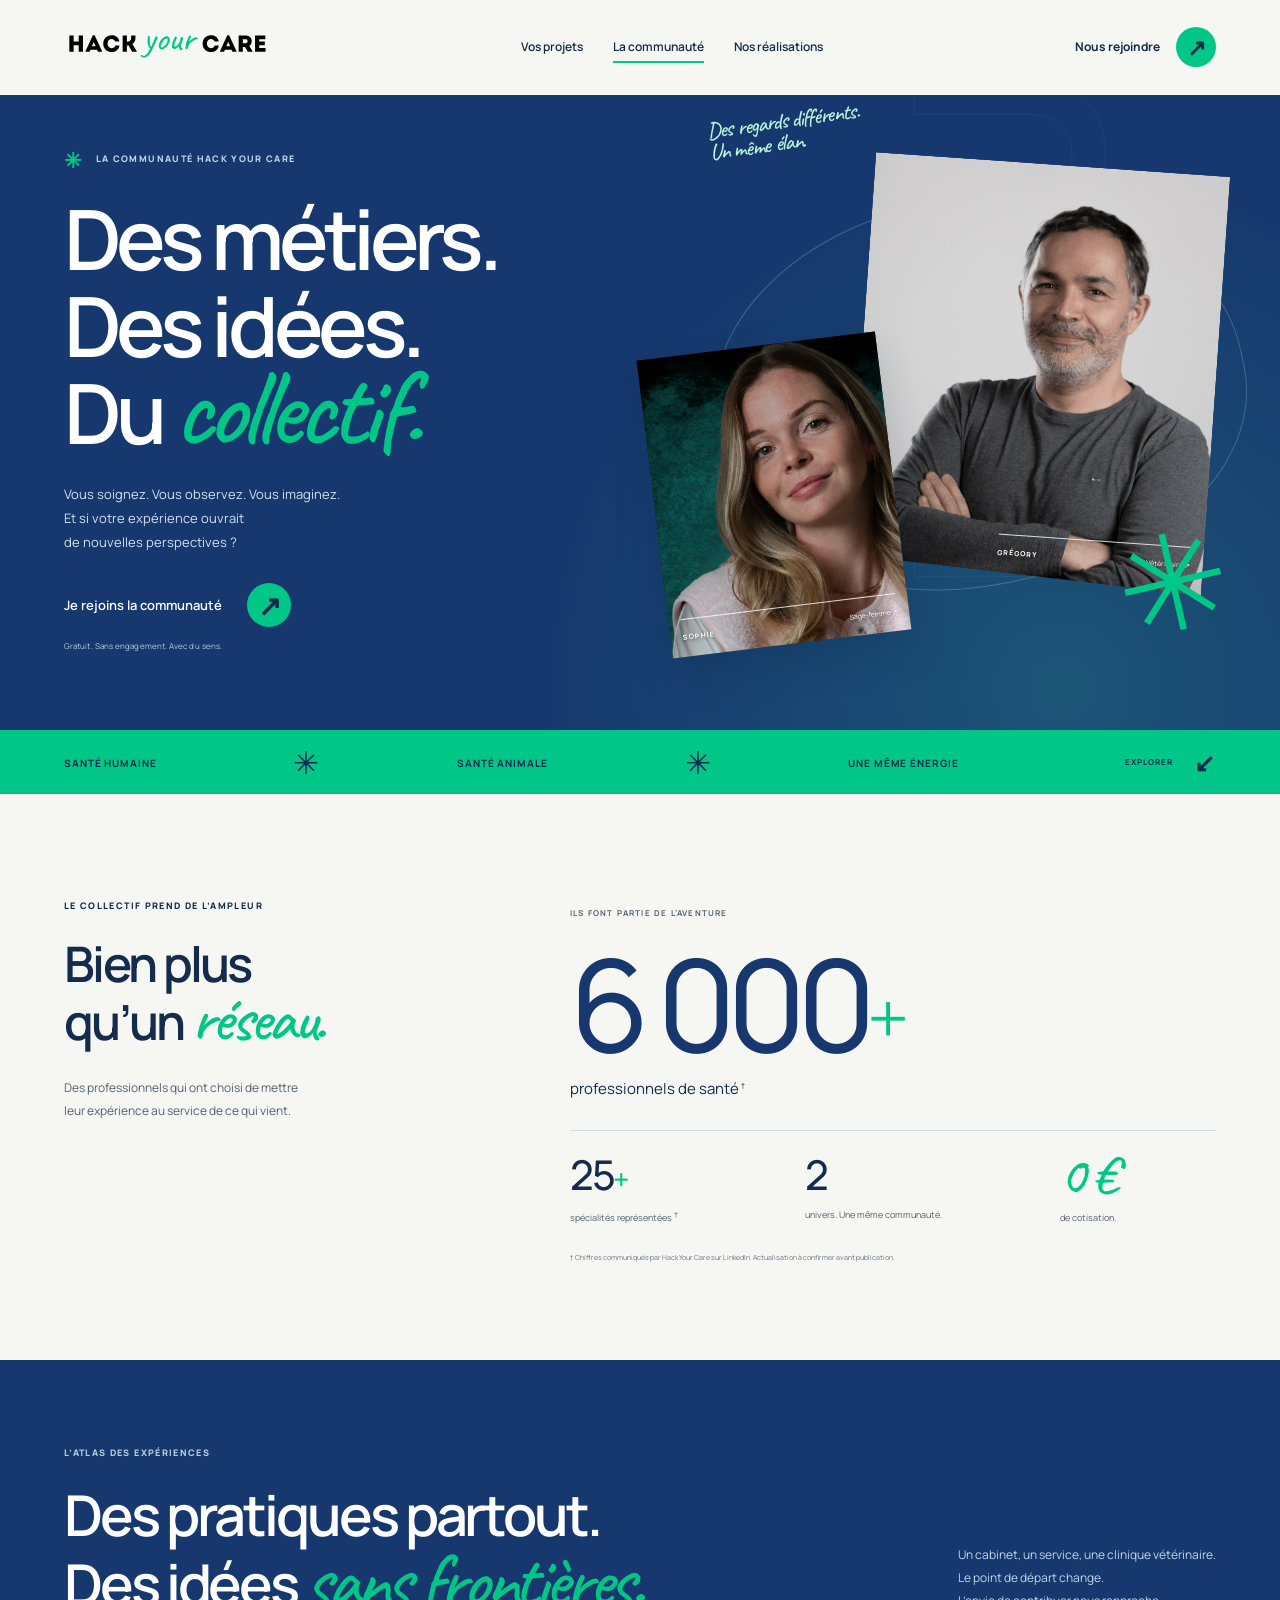
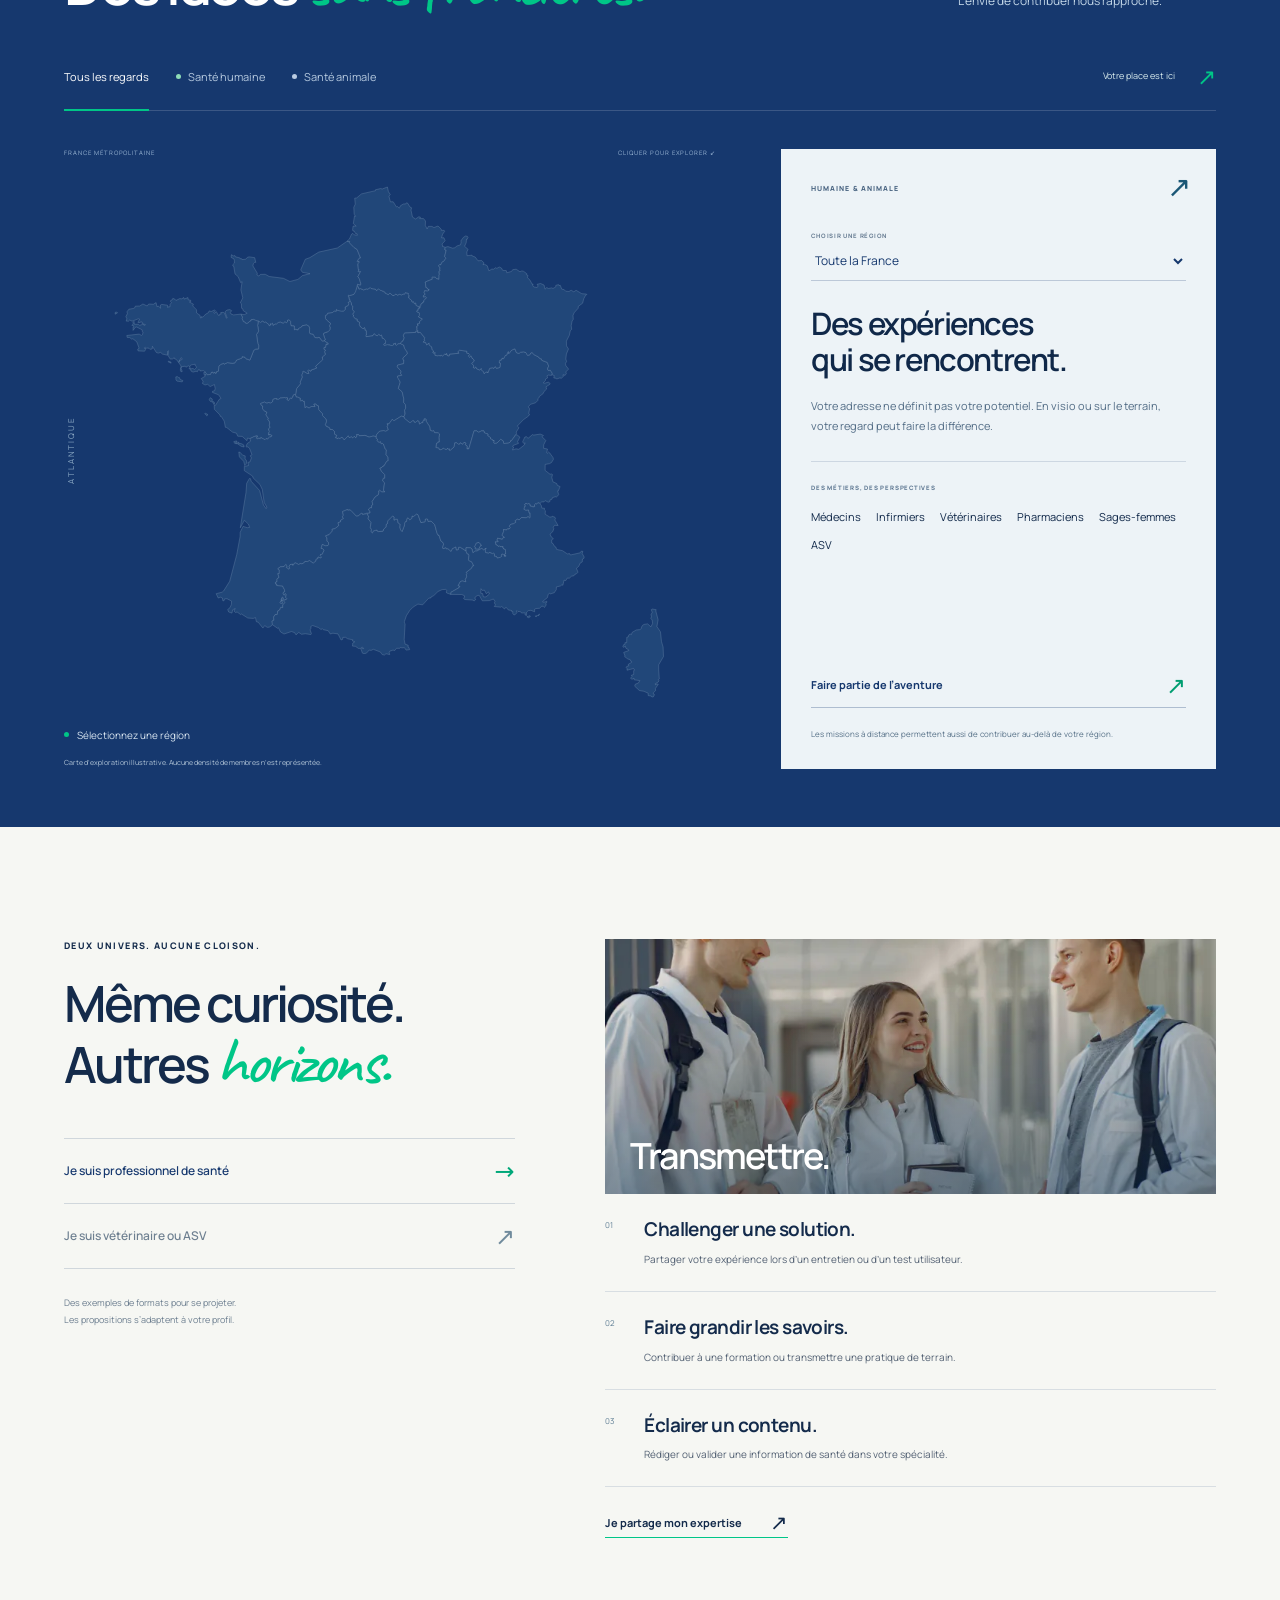
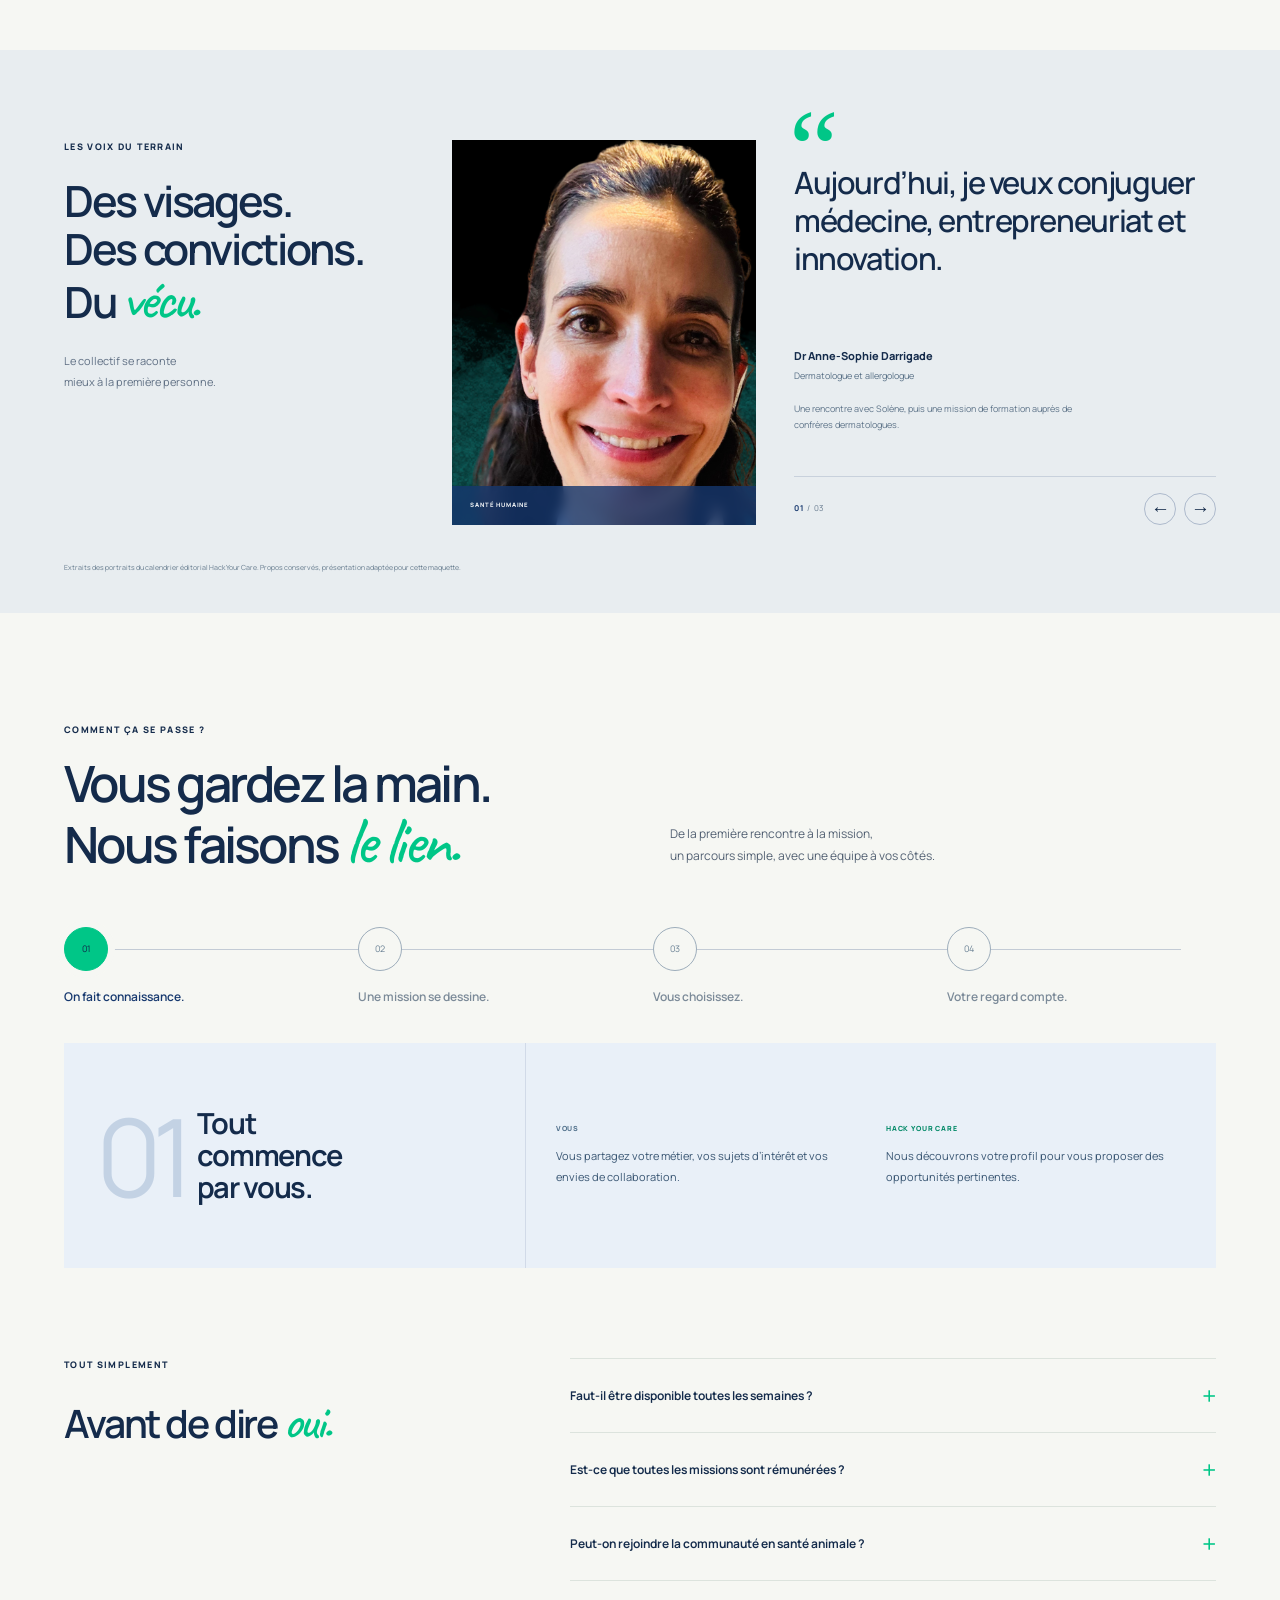
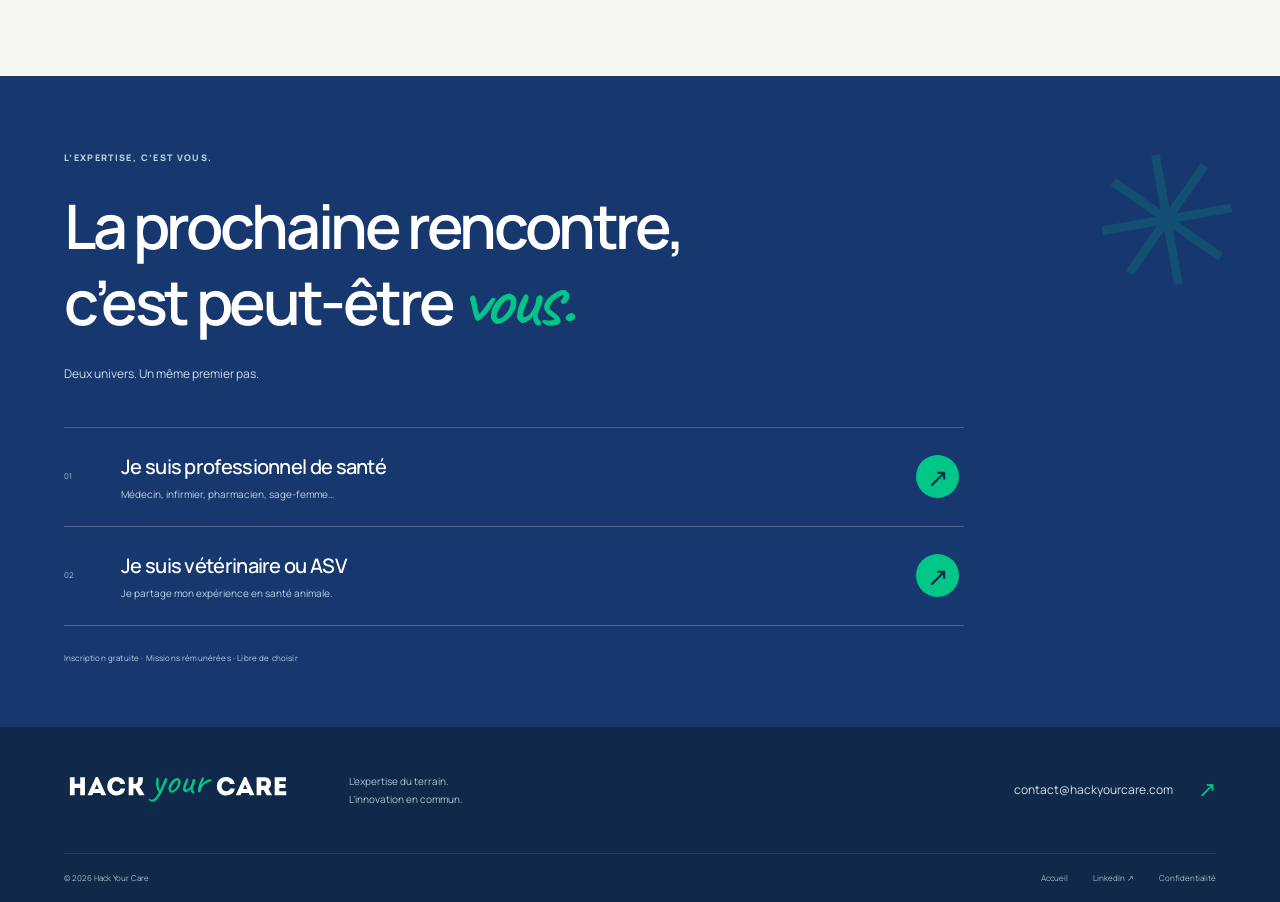
<file: docs/communaute.html>
<!doctype html>
<html lang="fr">
<head>
  <meta charset="utf-8"><meta name="robots" content="noindex,nofollow">
  <meta name="viewport" content="width=device-width,initial-scale=1">
  <meta name="theme-color" content="#16386e"><meta name="description" content="Des métiers différents, une même envie d’avancer. Découvrez la communauté Hack Your Care en santé humaine et animale.">
  <title>La communauté — Hack Your Care</title>
  <link rel="icon" href="assets/logo-1.svg" type="image/svg+xml">
  <link rel="stylesheet" href="style.css"><link rel="stylesheet" href="communaute.css">
  <script src="communaute.js" defer></script>
  <script src="navigation.js" defer></script>
</head>
<body class="page-community">
  <a class="skip-link" href="#contenu">Aller au contenu</a>
  <header class="site-header"><div class="header-inner">
    <a class="brand" href="index.html" aria-label="Hack Your Care, accueil"><img src="assets/logo-horizontal.svg" alt="Hack Your Care" width="204" height="38"></a>
    <nav class="desktop-nav" aria-label="Navigation principale"><a href="index.html#projets">Vos projets</a><a class="nav-active" href="communaute.html" aria-current="page">La communauté</a><a href="index.html#realisations">Nos réalisations</a></nav>
    <button class="contact-link" data-join>Nous rejoindre <span class="arrow-circle" aria-hidden="true">↗</span></button>
    <button class="menu-toggle" aria-label="Ouvrir le menu" aria-expanded="false" aria-controls="mobile-menu"><span></span><span></span></button>
  </div><nav class="mobile-nav" id="mobile-menu" aria-label="Navigation mobile" hidden><a href="index.html">Accueil <span>↗</span></a><a href="#atlas">Explorer la communauté <span>↗</span></a><a href="#voix">Les voix du terrain <span>↗</span></a><button data-join>Nous rejoindre <span>↗</span></button></nav></header>

  <main id="contenu">
    <section class="collective-hero" aria-labelledby="collective-title">
      <div class="collective-noise" aria-hidden="true"></div><span class="collective-watermark" aria-hidden="true">NOUS.</span>
      <div class="section-shell collective-hero-inner">
        <div class="collective-heading"><p class="eyebrow"><span class="mini-cross" aria-hidden="true">✳</span> LA COMMUNAUTÉ HACK YOUR CARE</p><h1 id="collective-title">Des métiers.<br> Des idées.<br> Du <span class="handwritten">collectif.</span></h1><p class="collective-lead">Vous soignez. Vous observez. Vous imaginez.<br> Et si votre expérience ouvrait<br> de nouvelles perspectives ?</p><button class="join-line" data-join><span>Je rejoins la communauté</span><span class="join-disc" aria-hidden="true">↗</span></button><span class="hero-free">Gratuit. Sans engagement. Avec du sens.</span></div>
        <div class="collective-portraits" aria-label="Sophie Reynaud, sage-femme, et Grégory Santaner, vétérinaire">
          <div class="portrait-outline" aria-hidden="true"></div><span class="portrait-star" aria-hidden="true">✳</span>
          <figure class="hero-gregory"><img src="assets/portrait-gregory.png" alt="Grégory Santaner, vétérinaire et fondateur de VetoNetwork" width="1164" height="1164" fetchpriority="high"><figcaption><span>GRÉGORY</span><span>Vétérinaire ↗</span></figcaption></figure>
          <figure class="hero-sophie"><div class="portrait-crop sophie-crop"><img src="assets/portrait-sophie.png" alt="Sophie Reynaud, sage-femme" width="1200" height="1200"></div><figcaption><span>SOPHIE</span><span>Sage-femme ↗</span></figcaption></figure>
          <p class="portrait-note handwritten">Des regards différents.<br> Un même élan.</p>
        </div>
      </div>
      <div class="collective-ribbon"><div class="section-shell"><span>SANTÉ HUMAINE</span><span class="ribbon-star" aria-hidden="true">✳</span><span>SANTÉ ANIMALE</span><span class="ribbon-star" aria-hidden="true">✳</span><span>UNE MÊME ÉNERGIE</span><a href="#atlas" aria-label="Explorer la communauté sur la carte">EXPLORER <span aria-hidden="true">↙</span></a></div></div>
    </section>

    <section class="collective-numbers section-shell" aria-labelledby="numbers-title">
      <div class="numbers-intro reveal"><p class="eyebrow">LE COLLECTIF PREND DE L’AMPLEUR</p><h2 id="numbers-title">Bien plus<br> qu’un <span class="handwritten">réseau.</span></h2><p>Des professionnels qui ont choisi de mettre<br> leur expérience au service de ce qui vient.</p></div>
      <div class="numbers-composition reveal"><div class="main-number"><span class="number-overline">ILS FONT PARTIE DE L’AVENTURE</span><strong>6 000<span>+</span></strong><p>professionnels de santé<sup>†</sup></p></div><div class="number-aside"><div><strong>25<span>+</span></strong><p>spécialités représentées<sup>†</sup></p></div><div><strong>2</strong><p>univers. Une même communauté.</p></div><div class="number-free"><span class="handwritten">0 €</span><p>de cotisation.</p></div></div><p class="number-source">† Chiffres communiqués par Hack Your Care sur LinkedIn. Actualisation à confirmer avant publication.</p></div>
    </section>

    <section class="atlas-section" id="atlas" aria-labelledby="atlas-title"><div class="section-shell">
      <div class="atlas-heading reveal"><div><p class="eyebrow">L’ATLAS DES EXPÉRIENCES</p><h2 id="atlas-title">Des pratiques partout.<br> Des idées <span class="handwritten">sans frontières.</span></h2></div><p>Un cabinet, un service, une clinique vétérinaire.<br> Le point de départ change.<br> L’envie de contribuer nous rapproche.</p></div>
      <div class="atlas-controls reveal"><div class="universe-switch" role="group" aria-label="Explorer un univers"><button data-universe="all" aria-pressed="true">Tous les regards</button><button data-universe="human" aria-pressed="false"><i class="universe-dot human-dot" aria-hidden="true"></i>Santé humaine</button><button data-universe="animal" aria-pressed="false"><i class="universe-dot animal-dot" aria-hidden="true"></i>Santé animale</button></div><a href="#inscription" class="atlas-small-link">Votre place est ici <span aria-hidden="true">↗</span></a></div>
      <div class="atlas-layout reveal">
        <div class="atlas-map"><div class="map-meta"><span>FRANCE MÉTROPOLITAINE</span><span>CLIQUER POUR EXPLORER ↙</span></div><svg class="france-atlas" viewBox="0 0 620 550" aria-labelledby="atlas-svg-title atlas-svg-desc" xmlns="http://www.w3.org/2000/svg"><title id="atlas-svg-title">Explorer les régions de France métropolitaine</title><desc id="atlas-svg-desc">Sélectionnez une région pour explorer les univers de santé humaine et animale. Cette carte de démonstration ne représente pas une densité de membres.</desc><path class="atlas-region" data-region="11" role="button" tabindex="0" aria-label="Explorer Île-de-France" aria-pressed="false" d="M308.3,127.6L309.8,126.0L312.4,128.3L314.0,128.6L315.4,127.0L317.6,128.1L319.2,127.3L321.8,127.9L323.0,127.0L324.4,127.2L325.2,125.6L328.5,126.5L328.6,131.0L331.5,133.3L332.1,135.1L333.4,134.6L334.3,136.7L335.6,135.9L336.1,138.5L338.6,139.5L338.9,140.4L339.8,139.7L339.8,141.2L337.9,141.8L338.3,143.2L337.1,143.4L336.7,144.7L339.3,145.8L339.3,148.6L338.3,149.8L342.4,152.1L339.2,154.8L339.7,156.1L339.0,156.9L337.1,157.0L338.1,158.7L336.5,159.6L337.4,164.4L335.7,164.2L335.7,165.4L324.4,166.1L323.2,168.9L324.2,170.8L322.8,174.2L321.8,174.3L320.4,176.6L317.9,176.9L316.3,178.4L315.4,177.8L315.5,176.3L313.4,176.8L313.9,177.5L312.2,178.6L310.6,178.7L309.8,177.9L304.4,178.5L303.4,177.9L304.2,176.5L305.0,176.9L305.6,174.8L303.7,171.6L302.1,171.3L301.4,168.1L300.0,168.7L298.7,167.4L297.5,168.7L295.5,168.3L294.2,166.7L292.6,168.9L286.1,169.7L285.6,168.6L286.3,168.1L286.2,163.7L284.4,163.0L285.0,162.3L284.3,160.6L283.8,161.5L282.5,161.5L280.1,159.7L279.2,157.7L279.6,155.4L276.9,154.0L277.1,152.1L275.4,152.1L273.2,149.5L273.5,148.0L272.4,147.3L274.1,144.9L272.4,142.6L272.6,139.2L271.4,138.2L271.2,135.6L270.1,135.2L269.8,132.4L269.1,132.5L269.1,130.4L268.1,128.9L268.6,128.0L269.4,128.6L273.8,127.3L277.3,119.1L278.3,119.7L279.0,122.2L280.4,121.6L283.6,122.9L286.7,121.8L287.6,122.2L290.2,120.5L291.0,121.5L295.3,122.1L296.4,123.6L298.5,121.8L308.3,127.6Z"><title>Île-de-France</title></path><path class="atlas-region" data-region="24" role="button" tabindex="0" aria-label="Explorer Centre-Val de Loire" aria-pressed="false" d="M318.1,210.9L320.2,215.1L318.2,221.5L322.1,224.8L323.7,231.8L323.5,235.4L325.4,237.7L325.6,241.1L324.5,243.5L324.8,247.9L323.8,249.7L321.2,249.2L313.8,253.8L312.2,252.3L308.8,257.0L306.9,256.9L307.8,258.1L307.1,259.8L308.3,262.7L305.6,264.3L303.6,263.6L298.8,264.7L296.3,267.8L296.1,269.6L293.0,269.1L289.0,270.1L284.9,268.4L279.1,268.8L278.3,267.5L276.4,267.7L276.9,268.9L275.7,270.9L274.1,269.4L272.6,271.0L271.5,270.0L269.0,270.6L268.1,268.8L264.1,273.0L261.9,270.1L259.9,271.6L258.4,271.2L256.8,271.8L256.3,270.7L255.3,270.8L256.6,268.4L254.4,267.3L254.4,264.5L252.2,262.5L249.7,262.5L249.6,260.9L246.0,259.2L245.2,257.7L246.5,254.0L245.6,251.8L242.4,248.6L242.4,246.8L238.6,242.7L238.3,238.9L236.3,238.2L235.7,237.0L233.8,237.2L235.0,239.6L231.4,239.5L229.0,241.0L226.4,239.8L224.8,240.8L224.1,234.2L223.1,234.5L222.2,233.2L220.8,234.1L219.6,233.1L220.6,232.0L219.9,230.8L219.0,231.3L218.3,230.3L216.1,230.1L215.4,228.0L216.5,221.6L220.5,216.6L220.0,215.2L222.1,210.1L221.5,207.9L222.7,206.1L222.6,204.5L223.7,204.3L227.9,206.8L228.8,206.3L227.5,203.7L228.7,202.9L230.6,204.2L230.9,203.1L236.6,201.0L235.4,199.3L242.6,192.7L242.1,190.0L245.3,187.4L244.4,184.8L245.3,183.1L243.7,182.2L243.9,180.4L245.4,180.4L245.9,177.1L248.1,177.1L248.0,176.4L244.0,173.8L245.2,172.8L243.2,167.0L243.8,166.0L247.3,165.2L249.7,162.8L250.1,160.7L249.3,158.9L250.5,156.4L246.4,153.0L245.3,151.3L245.3,148.4L247.0,147.6L247.6,146.1L252.4,145.5L254.1,144.0L256.2,144.2L256.3,142.3L257.6,143.4L263.3,144.0L265.3,142.4L264.9,140.1L268.2,138.3L268.5,134.7L269.9,134.5L271.2,135.6L271.4,138.2L272.6,139.2L272.4,142.6L274.1,144.9L272.4,147.3L273.5,148.0L273.2,149.5L275.4,152.1L277.1,152.1L276.9,154.0L279.6,155.4L279.2,157.7L280.1,159.7L282.5,161.5L283.8,161.5L284.3,160.6L285.0,162.3L284.4,163.0L286.2,163.7L286.3,168.1L285.6,168.6L286.1,169.7L292.6,168.9L294.2,166.7L295.5,168.3L297.5,168.7L298.7,167.4L300.0,168.7L301.4,168.1L302.1,171.3L303.7,171.6L305.1,173.2L305.6,174.8L305.0,176.9L304.2,176.5L303.4,177.9L304.4,178.5L307.3,177.7L312.2,178.6L313.9,177.5L313.4,176.8L315.5,176.3L315.4,177.8L316.3,178.4L317.9,176.9L320.4,176.6L323.7,178.2L324.5,181.4L327.1,185.0L327.3,186.9L322.9,190.9L322.9,192.6L323.7,192.9L323.5,196.7L317.5,198.1L317.2,199.9L321.0,204.2L320.5,206.5L321.8,208.3L317.5,209.2L317.2,210.0L318.1,210.9Z"><title>Centre-Val de Loire</title></path><path class="atlas-region" data-region="27" role="button" tabindex="0" aria-label="Explorer Bourgogne-Franche-Comté" aria-pressed="false" d="M345.8,252.0L343.8,252.0L344.6,253.4L342.9,253.8L342.7,255.8L341.9,255.4L339.4,257.2L338.6,254.1L336.9,253.9L335.4,255.5L334.2,255.3L333.7,253.8L332.6,253.8L329.9,255.8L324.5,251.6L323.8,249.7L325.2,246.6L324.5,243.5L325.6,241.1L325.4,237.7L323.5,235.4L323.7,231.8L322.1,224.8L318.2,221.5L320.2,215.1L317.2,210.0L317.5,209.2L321.8,208.3L320.5,206.5L321.0,204.2L317.2,199.9L317.5,198.1L323.5,196.7L323.7,192.9L322.9,192.6L322.9,190.9L327.3,186.9L327.1,185.0L324.5,181.4L323.7,178.2L320.4,176.6L321.8,174.3L322.8,174.2L324.2,170.8L323.2,168.9L324.4,166.1L335.7,165.4L336.3,163.9L337.4,164.4L337.9,166.0L338.8,165.3L340.4,165.5L344.9,171.6L344.1,172.6L344.9,173.2L343.2,175.1L345.6,175.4L346.5,177.8L349.1,176.1L349.1,178.1L351.5,179.7L352.2,182.9L353.9,184.3L352.8,184.9L353.2,186.0L354.2,186.2L354.9,185.2L355.0,188.4L358.1,188.8L358.7,188.2L360.2,189.0L360.8,188.0L362.6,188.9L364.5,187.1L366.0,187.8L366.0,186.5L366.7,186.6L367.3,188.6L369.1,188.9L369.6,187.0L378.6,186.3L377.7,184.7L379.4,183.2L386.8,184.2L386.7,186.2L388.9,186.6L389.6,187.7L388.3,189.1L389.4,190.1L391.0,188.7L392.0,191.3L392.9,191.6L394.4,194.0L391.7,196.4L393.7,198.8L393.3,200.6L394.5,201.0L395.8,199.9L396.4,201.6L399.5,203.1L401.2,201.3L401.1,202.8L403.5,204.7L404.1,206.7L405.7,205.2L407.2,204.9L407.7,205.9L409.5,201.4L412.2,200.7L413.9,201.3L415.2,199.5L416.3,201.3L419.7,200.5L420.3,197.2L420.1,196.0L419.2,196.0L419.2,194.0L419.8,193.1L421.4,193.0L421.9,191.1L423.5,191.7L425.1,188.5L426.5,188.2L428.0,184.5L428.8,185.1L428.1,186.0L428.7,186.7L431.7,183.0L434.9,181.8L436.3,185.6L438.9,186.5L440.3,185.3L443.4,184.8L445.8,185.6L447.5,188.4L449.9,187.7L450.6,186.1L452.1,185.4L453.5,187.4L458.7,190.1L460.2,192.0L461.0,191.4L461.7,193.3L467.2,195.4L468.6,199.1L467.3,202.0L468.1,203.4L470.3,203.3L472.2,206.2L471.4,208.4L468.3,208.1L466.9,208.8L467.5,210.9L465.4,212.0L465.4,213.5L463.6,215.2L463.4,216.1L464.9,216.2L468.2,215.1L470.1,216.5L469.5,217.5L465.9,219.8L466.5,222.1L463.9,224.5L463.1,226.5L459.0,229.7L459.1,230.6L457.3,232.0L458.2,232.9L457.7,233.5L455.4,235.8L450.4,237.3L448.2,239.8L449.5,241.8L448.6,246.6L449.5,247.2L448.4,249.1L443.3,252.7L437.2,259.1L438.9,260.7L436.1,265.1L436.5,266.3L431.5,273.6L430.6,273.6L430.3,275.0L428.2,276.2L423.6,276.5L423.1,273.9L420.6,272.3L416.8,276.2L414.2,276.5L413.6,276.0L413.9,273.4L412.8,273.9L412.4,272.6L410.4,272.0L410.4,270.5L407.6,268.8L407.9,267.0L404.4,266.0L403.8,263.9L401.4,263.9L398.5,265.3L396.5,263.9L394.0,263.8L388.7,281.9L386.8,281.9L387.0,278.9L384.9,277.6L385.9,276.2L383.9,275.3L382.6,277.4L380.3,275.8L379.6,277.2L378.4,277.3L376.6,275.8L374.7,275.8L374.1,279.9L370.2,283.4L369.3,283.4L369.3,281.9L368.1,282.3L367.5,281.4L366.7,282.4L364.7,282.3L363.6,281.2L360.9,282.8L359.1,282.5L358.7,281.1L355.7,280.5L356.5,276.1L357.7,275.7L357.8,274.8L359.2,274.8L358.8,270.6L359.5,267.0L358.0,265.8L354.4,265.7L353.4,263.6L352.2,264.2L350.0,263.2L349.6,259.7L346.1,254.3L345.8,252.0Z"><title>Bourgogne-Franche-Comté</title></path><path class="atlas-region" data-region="28" role="button" tabindex="0" aria-label="Explorer Normandie" aria-pressed="false" d="M178.8,109.1L180.3,107.4L185.2,107.3L189.1,109.5L203.3,111.3L209.8,114.5L217.8,112.4L222.5,108.5L229.9,106.7L222.3,105.3L220.6,102.9L225.2,92.3L229.8,90.6L238.7,85.1L257.2,81.0L266.9,74.3L269.6,74.5L269.3,75.7L274.1,80.6L277.0,82.4L280.5,91.0L279.0,91.3L277.2,94.3L277.7,95.1L278.7,94.1L279.3,95.1L277.8,96.9L278.3,102.5L279.1,102.7L278.0,104.3L279.1,105.0L279.9,104.1L280.5,104.6L277.8,109.6L279.3,111.8L280.8,117.0L280.3,118.3L277.5,117.3L275.5,124.5L273.8,127.3L269.4,128.6L268.6,128.0L268.1,128.9L269.9,134.5L268.0,135.4L268.8,136.8L268.2,138.3L264.9,140.1L265.3,142.4L263.3,144.0L261.5,144.2L257.6,143.4L256.3,142.3L256.2,144.2L254.1,144.0L252.4,145.5L247.6,146.1L247.0,147.6L245.3,148.4L245.3,151.3L246.4,153.0L250.5,156.4L249.3,158.9L250.1,160.7L249.7,162.8L248.2,164.5L243.8,166.0L243.2,167.0L245.2,172.8L242.8,174.5L238.9,170.0L237.9,170.9L234.7,170.6L233.1,167.4L230.2,167.0L229.4,165.9L229.5,161.0L228.7,159.2L226.7,158.0L222.2,158.7L221.4,160.1L218.4,161.6L218.1,162.9L216.6,163.0L216.0,162.1L213.9,162.8L214.2,159.0L210.9,158.8L210.3,155.5L211.0,154.9L208.9,152.9L206.9,153.6L207.6,154.2L206.5,155.8L204.8,154.9L203.1,156.4L200.4,155.2L198.2,155.5L196.5,157.1L194.8,157.2L192.9,158.6L192.4,156.3L191.1,157.3L190.1,156.9L190.6,158.2L189.1,158.8L188.4,157.2L185.6,155.2L184.3,155.4L182.2,154.2L180.5,155.6L178.5,154.1L175.5,153.8L173.4,152.4L171.1,152.7L170.8,154.0L166.9,156.6L163.2,154.6L161.9,151.4L162.4,150.4L160.8,147.1L164.1,147.7L167.1,146.2L163.2,143.8L162.5,141.6L161.5,141.3L161.3,136.7L160.2,135.8L162.7,130.9L160.8,122.9L162.0,114.7L160.5,115.6L158.0,109.6L154.9,106.9L153.7,99.4L152.7,98.8L152.7,97.7L154.3,96.1L154.3,93.6L153.9,91.9L151.0,90.4L151.3,87.7L153.3,88.9L154.8,88.6L155.3,89.8L160.0,91.0L160.4,91.9L161.8,91.8L162.1,92.6L165.7,92.2L167.5,90.2L169.3,89.9L174.6,90.7L175.7,95.4L174.8,95.1L173.3,96.6L172.8,98.9L177.2,106.2L176.8,107.8L178.8,109.1Z"><title>Normandie</title></path><path class="atlas-region" data-region="32" role="button" tabindex="0" aria-label="Explorer Hauts-de-France" aria-pressed="false" d="M359.2,109.9L358.8,112.4L356.2,111.5L355.0,109.9L354.0,110.6L352.9,110.0L351.9,110.5L352.3,112.2L345.2,115.0L345.9,120.6L347.1,120.8L348.1,122.5L349.0,122.2L348.9,123.3L347.3,124.1L344.5,123.7L344.1,125.5L345.1,127.4L343.3,128.6L343.3,130.0L345.4,129.5L346.5,130.8L345.1,131.6L344.5,133.6L343.5,133.9L343.9,134.7L341.3,136.5L338.9,140.4L338.6,139.5L336.1,138.5L335.6,135.9L334.3,136.7L333.4,134.6L332.1,135.1L331.5,133.3L328.6,131.0L329.1,128.6L328.1,127.4L328.5,126.5L327.4,126.1L325.2,125.6L324.4,127.2L323.0,127.0L321.8,127.9L319.2,127.3L317.6,128.1L315.4,127.0L314.0,128.6L312.4,128.3L309.8,126.0L308.3,127.6L304.8,126.1L305.2,125.5L304.1,124.5L299.7,123.1L298.5,121.8L296.4,123.6L295.3,122.1L291.0,121.5L290.2,120.5L287.6,122.2L286.7,121.8L283.6,122.9L280.4,121.6L278.6,121.9L278.3,119.7L277.3,119.1L277.5,117.3L280.3,118.3L280.8,117.0L279.3,111.8L277.8,109.6L280.5,104.6L279.9,104.1L279.1,105.0L278.0,104.3L279.1,102.7L278.3,102.5L277.8,96.9L279.3,95.1L278.7,94.1L277.7,95.1L277.2,94.3L279.0,91.3L280.5,91.0L277.0,82.4L274.1,80.6L269.3,75.7L269.6,74.5L266.9,74.3L269.4,71.9L271.5,67.1L272.8,66.4L274.4,68.0L277.4,68.2L276.7,66.5L275.3,66.4L274.3,64.2L272.9,64.0L272.5,62.8L273.0,59.1L276.1,59.1L273.2,56.6L274.4,49.1L275.5,49.3L274.1,47.3L273.7,40.4L275.2,37.1L274.6,31.2L276.6,30.9L281.4,26.9L295.3,23.7L295.3,22.8L300.4,21.6L302.2,22.0L307.3,20.0L308.3,24.6L310.2,27.6L308.8,29.1L310.3,34.8L313.1,34.8L316.3,39.9L317.5,39.6L319.2,41.2L320.5,38.6L323.4,37.0L325.7,36.9L326.4,35.8L327.8,36.4L329.9,40.1L331.5,40.8L330.9,43.1L332.4,50.1L335.5,52.0L338.8,49.7L340.4,50.3L339.6,51.6L343.4,51.6L345.4,54.0L345.2,58.4L347.0,62.0L348.3,59.4L351.9,59.4L353.8,60.6L357.9,59.0L361.1,62.1L361.2,63.4L364.1,63.4L364.6,64.3L362.5,67.2L361.4,70.8L363.9,70.8L365.0,73.8L361.9,77.0L362.6,78.7L362.0,79.2L365.2,80.3L364.7,82.6L366.1,83.2L364.5,89.7L365.9,91.1L363.8,94.2L361.8,95.3L360.7,97.9L359.6,97.5L358.5,98.8L360.1,101.0L359.5,102.1L360.2,103.5L358.9,104.4L359.2,109.9Z"><title>Hauts-de-France</title></path><path class="atlas-region" data-region="44" role="button" tabindex="0" aria-label="Explorer Grand Est" aria-pressed="false" d="M365.2,80.3L367.8,79.6L372.6,81.2L374.8,80.7L377.0,78.9L380.4,77.9L381.2,74.8L380.6,74.1L383.3,70.4L385.4,69.0L387.3,69.4L387.9,70.4L387.0,72.4L386.4,72.2L386.1,75.6L384.5,79.3L388.0,82.4L386.7,85.0L386.9,88.7L391.9,88.2L392.3,89.1L395.1,90.0L397.9,93.8L401.4,93.5L403.7,95.6L403.0,97.9L404.1,97.1L407.2,98.8L408.8,103.9L411.7,102.1L413.7,102.2L415.3,100.7L416.7,101.4L419.2,100.0L421.4,101.1L422.6,103.4L426.2,103.6L426.7,105.8L431.5,104.4L432.6,102.7L436.1,102.2L439.9,104.8L441.8,103.9L443.6,104.4L446.7,106.7L446.2,107.6L447.9,108.4L447.3,110.6L449.9,113.1L452.1,117.3L452.9,116.9L452.7,118.7L453.7,120.0L457.1,120.5L458.0,119.0L457.0,117.3L460.5,116.5L464.0,118.1L464.9,122.2L466.6,120.6L468.5,121.5L471.6,120.9L472.9,121.5L475.7,119.9L475.7,118.4L478.4,117.6L478.8,118.6L480.2,118.3L481.6,122.1L484.2,122.7L485.5,124.2L488.9,124.5L491.0,123.2L493.7,124.8L496.0,123.3L501.7,126.7L506.4,127.1L506.8,127.5L505.5,128.2L503.7,131.7L502.5,136.2L498.2,139.4L498.1,141.2L494.0,145.8L492.9,148.5L493.2,152.3L492.0,154.0L491.1,158.7L491.6,162.3L490.2,163.8L489.2,168.4L486.3,174.1L486.4,178.9L488.4,181.9L486.3,187.0L485.7,192.0L486.5,194.5L485.3,196.5L485.8,198.7L488.5,202.1L485.6,205.0L486.3,206.3L485.0,208.4L483.1,207.6L482.7,208.4L483.7,208.8L481.4,211.3L479.8,210.9L476.5,212.0L476.0,211.2L473.7,211.0L474.2,208.5L472.1,207.9L472.2,206.2L470.3,203.3L468.1,203.4L467.3,202.0L468.6,199.1L467.2,195.4L461.7,193.3L461.0,191.4L460.2,192.0L458.7,190.1L453.5,187.4L452.1,185.4L450.6,186.1L449.9,187.7L447.5,188.4L445.8,185.6L443.4,184.8L440.3,185.3L438.9,186.5L436.3,185.6L434.9,181.8L431.7,183.0L428.7,186.7L428.1,186.0L428.8,185.1L428.0,184.5L426.5,188.2L425.1,188.5L423.5,191.7L421.9,191.1L421.4,193.0L419.8,193.1L419.2,194.0L419.2,196.0L420.1,196.0L420.3,197.2L419.7,200.5L416.3,201.3L415.2,199.5L413.9,201.3L412.2,200.7L409.5,201.4L407.7,205.9L407.2,204.9L405.7,205.2L404.1,206.7L403.5,204.7L401.1,202.8L401.2,201.3L399.5,203.1L396.4,201.6L395.8,199.9L394.5,201.0L393.3,200.6L393.7,198.8L391.7,196.4L394.4,194.0L392.9,191.6L392.0,191.3L391.0,188.7L389.4,190.1L388.3,189.1L389.6,187.7L388.9,186.6L386.7,186.2L386.8,184.2L379.4,183.2L377.7,184.7L378.6,186.3L369.6,187.0L369.1,188.9L367.3,188.6L366.7,186.6L366.0,186.5L366.0,187.8L364.5,187.1L362.6,188.9L360.8,188.0L360.2,189.0L358.7,188.2L358.1,188.8L355.0,188.4L354.9,185.2L354.2,186.2L353.2,186.0L352.8,184.9L353.9,184.3L352.2,182.9L351.5,179.7L349.1,178.1L349.1,176.1L346.5,177.8L345.6,175.4L343.2,175.1L344.9,173.2L344.1,172.6L344.7,170.7L340.4,165.5L338.8,165.3L337.9,166.0L337.7,163.2L336.6,162.6L337.1,161.1L336.5,159.6L338.1,158.7L337.1,157.0L339.0,156.9L339.7,156.1L339.2,154.8L342.4,152.1L338.3,149.8L339.3,148.6L339.3,145.8L336.7,144.7L337.1,143.4L338.3,143.2L337.9,141.8L339.8,141.2L341.3,136.5L342.9,136.0L342.9,135.0L343.9,134.7L343.5,133.9L346.5,130.8L345.4,129.5L343.3,130.0L343.3,128.6L345.1,127.4L344.1,125.5L344.5,123.7L347.3,124.1L348.9,123.3L349.0,122.2L348.1,122.5L347.1,120.8L345.9,120.6L345.2,115.0L352.3,112.2L351.9,110.5L352.9,110.0L354.0,110.6L355.0,109.9L356.2,111.5L358.8,112.4L358.9,108.2L359.5,107.5L358.9,104.4L360.2,103.5L359.5,102.1L360.1,101.0L358.5,98.8L359.6,97.5L360.7,97.9L361.8,95.3L363.8,94.2L365.9,91.1L364.5,89.7L366.1,83.2L364.7,82.6L365.2,80.3Z"><title>Grand Est</title></path><path class="atlas-region" data-region="52" role="button" tabindex="0" aria-label="Explorer Pays de la Loire" aria-pressed="false" d="M125.0,208.0L126.4,206.5L127.2,207.7L130.4,207.4L131.0,205.6L132.4,204.9L132.9,206.1L134.9,205.2L135.1,206.3L136.2,206.1L136.2,204.7L138.3,204.2L138.7,199.1L139.6,198.0L143.5,196.3L144.0,197.2L147.4,195.6L152.4,196.3L154.9,195.8L156.5,193.0L162.0,191.0L162.1,189.6L164.8,190.1L165.8,191.7L169.8,193.1L173.7,183.2L175.6,182.1L178.5,181.9L178.6,178.0L177.8,176.8L176.4,167.5L178.6,164.1L177.5,158.4L178.5,154.1L180.5,155.6L182.2,154.2L184.3,155.4L185.6,155.2L188.4,157.2L189.1,158.8L190.6,158.2L190.1,156.9L191.1,157.3L192.4,156.3L192.9,158.6L194.8,157.2L196.5,157.1L198.2,155.5L200.4,155.2L203.1,156.4L204.8,154.9L206.5,155.8L207.6,154.2L206.9,153.6L208.9,152.9L211.0,154.9L210.3,155.5L210.9,158.8L214.2,159.0L214.3,162.9L216.0,162.1L216.6,163.0L218.1,162.9L218.4,161.6L221.4,160.1L222.2,158.7L226.7,158.0L228.7,159.2L229.5,161.0L229.4,165.9L230.2,167.0L233.1,167.4L234.7,170.6L237.9,170.9L238.9,170.0L241.3,173.5L242.8,174.5L244.0,173.8L248.0,176.4L248.1,177.1L245.9,177.1L245.4,180.4L243.9,180.4L243.7,182.2L245.3,183.1L244.4,184.8L245.3,187.4L242.1,190.0L242.6,192.7L235.4,199.3L236.6,201.0L230.9,203.1L230.6,204.2L228.7,202.9L227.5,203.7L228.8,206.3L227.9,206.8L223.7,204.3L222.6,204.5L222.7,206.1L221.5,207.9L222.1,210.1L220.0,215.2L220.5,216.6L216.5,221.6L215.4,228.0L214.1,227.3L213.0,228.2L211.7,231.6L210.2,231.1L208.5,233.6L206.7,232.7L207.7,231.0L206.6,230.6L205.9,231.2L204.5,230.6L200.2,231.1L198.6,232.3L196.3,232.3L196.4,231.6L195.2,231.5L192.8,232.5L192.5,234.7L190.6,236.1L188.4,235.5L186.9,236.3L184.3,235.1L180.5,236.5L181.1,238.2L182.6,238.9L182.4,241.5L184.1,243.8L186.8,245.1L185.9,247.9L188.4,251.6L187.5,252.3L189.0,253.7L189.7,256.0L189.2,258.2L190.0,260.6L188.3,261.9L189.3,264.4L188.3,266.8L188.9,268.2L189.4,267.0L192.0,268.6L191.0,269.9L189.5,269.8L187.7,272.1L185.9,271.6L185.0,272.7L183.9,272.6L180.7,270.5L180.2,271.7L178.9,271.2L177.1,271.8L176.2,271.2L177.4,269.0L176.2,268.9L169.9,271.6L167.3,271.1L166.9,273.7L162.1,269.4L157.6,269.2L156.4,266.2L152.4,265.1L146.6,260.5L145.3,260.3L144.1,254.1L141.2,249.5L140.3,249.4L139.8,247.9L134.3,242.3L134.1,238.5L135.3,238.4L139.1,232.4L140.9,231.4L138.5,227.8L132.3,225.4L132.4,224.3L134.6,223.7L135.1,221.4L134.3,217.5L130.0,219.6L127.6,217.3L124.9,218.0L122.4,216.5L123.0,214.2L121.1,211.6L125.2,209.2L125.0,208.0ZM127.9,247.7L126.7,248.8L124.6,246.6L125.6,246.3L127.9,247.7ZM132.7,235.1L130.3,234.4L129.1,232.8L130.1,230.7L132.2,232.0L131.8,233.7L134.2,235.2L134.4,237.2L133.7,237.4L132.7,235.1Z"><title>Pays de la Loire</title></path><path class="atlas-region" data-region="53" role="button" tabindex="0" aria-label="Explorer Bretagne" aria-pressed="false" d="M87.1,140.1L89.9,139.8L90.0,137.3L91.4,135.7L90.3,134.4L90.6,133.5L92.1,132.9L92.7,131.4L94.6,132.0L95.8,133.5L99.7,131.6L101.9,131.9L103.5,130.4L104.0,132.1L107.9,130.6L108.1,132.8L110.6,133.3L110.7,134.5L109.3,135.0L113.3,137.2L112.6,138.9L116.5,142.9L116.5,146.0L119.9,148.3L120.4,151.0L121.3,150.8L121.1,149.7L122.9,150.1L125.7,147.0L128.0,146.0L129.1,143.9L131.1,144.5L134.6,142.9L135.3,143.8L133.6,145.8L134.5,146.3L136.3,144.7L138.2,148.3L139.2,148.5L139.7,147.0L141.1,147.1L140.6,145.6L143.1,145.3L144.5,146.3L146.3,151.2L147.1,151.0L144.8,144.8L146.9,143.1L149.7,142.6L151.6,143.7L150.2,145.4L151.0,147.1L153.5,147.9L160.8,147.1L162.4,150.4L161.9,151.4L163.2,154.6L164.7,154.9L165.3,156.2L166.9,156.6L168.3,155.8L169.0,154.6L170.8,154.0L171.1,152.7L173.4,152.4L178.2,154.4L177.5,158.4L178.6,164.1L176.4,167.5L177.8,176.8L178.6,178.0L178.5,181.9L175.6,182.1L173.7,183.2L169.8,193.1L165.8,191.7L164.8,190.1L162.1,189.6L162.0,191.0L156.5,193.0L154.9,195.8L152.4,196.3L147.4,195.6L144.0,197.2L143.5,196.3L141.1,197.2L138.7,199.1L138.3,204.2L136.2,204.7L136.2,206.1L135.1,206.3L134.9,205.2L132.9,206.1L132.4,204.9L131.0,205.6L130.4,207.4L127.2,207.7L126.4,206.5L124.3,208.2L123.6,205.6L125.8,205.4L123.2,203.6L120.1,204.0L120.1,203.2L118.4,202.6L117.2,204.8L116.0,204.2L113.0,205.1L111.1,204.2L110.3,202.3L109.0,201.7L109.2,200.8L110.2,200.7L110.8,202.0L112.9,201.4L114.4,202.5L116.3,200.5L116.3,199.6L114.9,198.4L115.1,197.2L111.5,197.8L110.1,198.5L109.8,199.7L108.3,198.8L105.8,200.2L105.1,199.2L101.5,199.7L101.0,201.7L102.2,204.4L100.9,204.8L100.2,203.1L101.0,199.1L98.7,195.7L99.6,193.5L101.9,192.5L102.1,191.5L100.9,190.7L98.5,195.4L96.1,192.3L94.3,191.7L94.1,190.6L92.6,191.9L90.2,192.1L88.0,188.6L87.7,184.3L88.3,183.7L87.4,188.2L82.4,187.1L80.5,185.4L78.1,186.1L76.3,185.5L72.3,179.3L72.1,182.0L69.8,182.3L68.8,181.2L66.8,181.0L65.4,181.7L65.1,180.2L64.3,180.9L65.5,182.6L64.5,184.2L58.0,183.9L57.5,182.4L58.6,182.0L58.8,180.6L56.7,174.8L52.7,171.7L51.8,172.3L49.5,170.5L47.1,170.4L46.7,168.5L59.1,167.1L61.4,168.4L62.3,167.7L63.0,165.1L62.2,164.6L62.1,162.8L56.6,160.0L55.2,160.3L53.0,163.4L53.0,160.0L53.8,159.6L53.4,158.6L51.7,158.3L53.2,157.1L52.9,155.3L53.9,154.3L54.3,157.3L58.3,157.3L59.6,158.3L62.4,157.4L63.7,157.6L64.0,158.5L65.4,157.7L61.8,156.4L62.3,155.3L60.6,154.7L60.2,155.6L57.8,155.4L59.5,152.1L58.8,151.6L52.0,154.2L49.6,153.0L48.4,154.2L46.1,154.1L46.8,151.8L45.8,149.6L47.3,146.6L46.9,144.8L48.8,142.2L53.2,141.5L54.9,140.5L55.2,139.2L59.7,139.0L62.8,137.0L67.1,139.0L68.6,137.0L73.2,137.3L76.0,135.6L76.8,139.6L78.5,139.1L80.4,141.3L80.3,138.1L81.6,137.4L87.3,138.2L87.8,139.5L87.1,140.1ZM35.0,147.2L35.2,145.3L36.6,145.0L37.4,145.9L35.0,147.2ZM91.0,196.2L88.0,194.8L88.4,194.2L90.8,195.0L91.0,196.2ZM98.1,210.4L99.5,210.7L99.9,212.4L102.8,213.6L102.1,214.9L96.8,214.1L95.9,212.9L95.7,209.9L97.2,209.6L98.1,210.4Z"><title>Bretagne</title></path><path class="atlas-region" data-region="75" role="button" tabindex="0" aria-label="Explorer Nouvelle-Aquitaine" aria-pressed="false" d="M264.1,273.0L268.1,268.8L269.0,270.6L271.5,270.0L272.6,271.0L274.1,269.4L275.7,270.9L276.9,268.9L276.4,267.7L278.3,267.5L279.1,268.8L284.9,268.4L289.0,270.1L293.0,269.1L296.1,269.6L296.2,271.4L297.7,272.4L296.9,273.1L297.6,274.4L299.4,275.3L300.2,274.4L301.2,276.8L302.0,276.3L303.4,277.1L305.2,282.1L306.3,282.8L306.0,287.7L307.9,290.3L308.2,293.6L306.6,294.3L303.7,299.3L302.9,298.9L301.3,300.9L299.8,301.2L301.6,304.5L304.7,307.7L304.6,311.3L303.3,311.3L302.6,313.7L304.5,315.9L303.4,323.1L304.7,324.9L301.8,325.0L299.3,323.3L298.4,324.0L298.9,324.8L298.2,327.9L295.1,329.9L292.1,334.4L292.7,337.7L291.7,338.3L291.3,341.0L290.1,340.7L288.4,342.3L290.1,345.0L289.8,346.1L286.5,346.2L282.5,347.6L282.4,346.7L281.3,346.4L278.0,349.0L276.2,349.2L270.6,343.3L268.8,342.9L267.8,343.5L267.4,342.5L262.4,344.6L263.3,348.2L262.3,349.8L263.4,351.6L260.4,353.4L260.5,354.9L258.0,355.7L258.6,358.7L255.0,361.6L252.0,362.3L252.3,364.0L249.0,367.7L245.6,368.8L246.8,371.0L247.0,374.2L248.3,375.2L248.5,377.8L247.9,378.6L245.3,378.8L242.2,377.5L241.0,381.3L242.7,381.7L244.0,383.2L242.2,387.3L240.4,387.5L240.1,388.5L241.5,389.9L240.7,391.1L237.9,390.0L237.9,391.6L236.2,392.1L235.7,394.2L233.1,396.2L229.3,393.5L227.8,394.6L224.8,394.4L224.1,395.8L221.7,396.9L220.8,396.4L218.5,397.5L215.7,396.0L214.3,396.2L213.2,398.3L212.3,398.2L212.4,397.2L209.9,397.7L209.0,399.1L209.6,401.4L208.9,402.3L206.1,400.4L207.0,398.9L205.6,397.5L204.1,399.5L200.1,399.9L197.7,401.8L199.2,402.8L199.2,406.6L197.8,406.6L198.9,410.5L196.9,411.8L196.9,414.8L195.3,415.4L195.4,416.8L196.6,416.9L196.7,418.5L202.4,418.9L204.4,422.7L204.6,424.7L203.3,425.3L203.1,426.9L204.1,428.2L205.2,426.4L206.2,427.6L205.5,430.2L206.8,431.7L206.0,432.8L204.7,432.5L203.8,434.0L204.8,435.7L202.6,438.0L202.7,440.6L200.7,440.3L199.5,443.1L197.7,443.9L197.2,447.5L194.9,447.7L194.6,449.2L193.7,449.4L193.8,453.2L191.9,454.1L192.6,456.6L192.0,458.3L189.1,460.2L187.1,460.3L184.6,458.6L182.8,461.1L178.1,455.2L176.3,454.7L175.4,450.6L173.1,451.4L167.7,451.0L161.4,447.0L160.6,447.6L157.0,445.0L155.5,445.5L153.9,444.1L155.1,441.5L152.5,442.8L151.9,446.1L148.6,445.0L147.6,442.5L149.9,440.7L151.3,437.4L151.5,434.1L146.9,431.7L144.5,431.8L143.9,433.8L142.7,433.7L142.3,431.0L140.6,430.2L138.1,431.0L136.1,426.7L142.0,425.2L143.5,424.0L149.6,414.3L156.7,387.4L160.0,369.6L160.1,365.3L163.0,359.4L167.1,360.7L169.6,360.4L168.3,357.1L164.3,353.3L160.2,360.8L165.9,325.5L166.6,316.3L169.3,311.5L170.4,311.7L171.1,314.3L179.5,323.5L183.4,338.1L186.0,341.6L186.8,340.2L184.1,335.5L182.2,322.5L179.9,317.5L173.0,310.9L172.5,309.1L164.2,303.6L164.2,299.5L168.4,298.5L167.8,295.4L169.8,295.0L171.3,290.9L170.2,288.7L171.9,287.7L169.4,281.3L167.7,279.8L166.6,280.2L166.0,279.1L167.1,276.6L170.5,274.2L169.9,271.6L174.3,269.4L177.4,269.0L176.2,271.2L177.1,271.8L178.9,271.2L180.2,271.7L180.7,270.5L185.0,272.7L185.9,271.6L187.7,272.1L189.5,269.8L191.0,269.9L192.0,268.6L189.4,267.0L188.9,268.2L188.3,266.8L189.3,264.4L188.3,261.9L190.0,260.6L189.2,258.2L189.7,256.0L189.0,253.7L187.5,252.3L188.4,251.6L185.9,247.9L186.8,245.1L184.1,243.8L182.4,241.5L182.6,238.9L181.1,238.2L180.5,236.5L184.3,235.1L186.9,236.3L188.4,235.5L190.6,236.1L192.5,234.7L192.8,232.5L195.2,231.5L196.4,231.6L196.3,232.3L198.6,232.3L200.2,231.1L204.5,230.6L205.9,231.2L206.6,230.6L207.7,231.0L206.7,232.7L208.5,233.6L210.2,231.1L211.7,231.6L214.1,227.3L215.4,228.0L216.1,230.1L218.3,230.3L219.0,231.3L219.9,230.8L220.6,232.0L219.6,233.1L220.8,234.1L222.2,233.2L223.1,234.5L224.1,234.2L224.8,240.8L226.4,239.8L229.0,241.0L231.4,239.5L235.0,239.6L233.8,237.2L235.7,237.0L236.3,238.2L238.3,238.9L238.6,242.7L242.4,246.8L242.4,248.6L245.6,251.8L246.5,254.0L245.2,257.7L246.0,259.2L249.6,260.9L249.7,262.5L252.2,262.5L254.4,264.5L254.4,267.3L256.6,268.4L255.3,270.8L256.3,270.7L256.8,271.8L258.4,271.2L259.9,271.6L261.9,270.1L264.1,273.0ZM201.7,430.8L202.2,432.2L201.1,432.2L201.3,433.3L202.7,433.6L203.2,431.5L202.5,430.2L201.7,430.8ZM201.4,437.0L202.4,436.0L201.2,433.4L200.0,435.4L201.4,437.0ZM156.6,276.2L158.8,275.2L158.5,276.5L161.0,276.6L163.6,277.9L164.0,280.0L161.1,279.3L157.3,276.7L154.7,276.5L153.7,274.6L156.5,273.9L156.9,275.0L155.5,275.5L156.6,276.2ZM164.1,296.1L163.6,294.3L159.3,289.9L158.7,285.0L160.2,285.5L162.5,288.2L165.1,288.9L165.0,291.8L166.6,294.0L166.1,297.1L164.7,298.5L164.1,296.1Z"><title>Nouvelle-Aquitaine</title></path><path class="atlas-region" data-region="76" role="button" tabindex="0" aria-label="Explorer Occitanie" aria-pressed="false" d="M274.7,474.8L272.3,473.9L272.8,472.8L267.6,471.8L265.4,470.3L262.7,470.4L262.5,472.4L261.0,473.0L257.9,466.9L252.8,466.2L250.2,467.0L248.1,463.7L243.2,462.7L242.3,461.7L240.9,462.5L238.4,460.6L232.5,458.5L230.6,459.6L231.0,461.5L229.9,462.6L231.3,466.6L230.8,467.6L225.2,466.7L221.5,467.3L218.6,465.4L215.9,467.9L214.6,465.7L211.4,464.5L203.9,467.0L200.4,464.9L198.3,460.7L197.5,461.3L192.3,457.7L191.9,454.1L193.8,453.2L193.5,450.2L194.9,447.7L197.2,447.5L197.7,443.9L199.5,443.1L200.7,440.3L202.7,440.6L202.6,438.0L204.8,435.7L203.8,434.0L204.7,432.5L206.0,432.8L206.8,431.7L205.5,430.2L206.2,427.6L205.2,426.4L204.1,428.2L203.1,426.9L203.3,425.3L204.6,424.7L204.4,422.7L202.4,418.9L196.7,418.5L196.6,416.9L195.4,416.8L195.3,415.4L196.9,414.8L196.9,411.8L198.9,410.5L197.8,406.6L199.2,406.6L199.2,402.8L197.7,401.8L200.1,399.9L204.1,399.5L205.6,397.5L207.0,398.9L206.1,400.4L208.9,402.3L209.6,401.4L209.0,399.1L209.9,397.7L212.4,397.2L212.3,398.2L213.2,398.3L214.3,396.2L215.7,396.0L218.5,397.5L220.8,396.4L221.7,396.9L224.1,395.8L224.8,394.4L227.8,394.6L229.3,393.5L233.1,396.2L235.7,394.2L236.2,392.1L237.9,391.6L237.9,390.0L240.7,391.1L241.5,389.9L240.1,388.5L240.4,387.5L242.2,387.3L244.0,383.2L242.7,381.7L241.0,381.3L242.2,377.5L245.3,378.8L247.9,378.6L248.5,377.8L248.3,375.2L247.0,374.2L246.8,371.0L245.6,368.8L249.0,367.7L252.3,364.0L252.0,362.3L255.0,361.6L258.6,358.7L258.0,355.7L260.5,354.9L260.4,353.4L263.4,351.6L262.3,349.8L263.3,348.2L262.4,344.6L267.4,342.5L267.8,343.5L268.8,342.9L270.6,343.3L276.2,349.2L278.0,349.0L281.3,346.4L282.4,346.7L282.5,347.6L287.1,346.6L288.8,350.1L288.0,350.6L288.2,352.1L291.0,355.4L290.2,360.3L291.4,362.7L291.0,364.7L292.4,365.9L292.5,364.4L295.6,363.2L297.0,363.0L297.2,364.1L298.5,364.6L303.0,364.1L303.6,362.0L305.8,360.2L306.1,357.3L307.4,356.5L307.6,353.9L312.5,348.9L314.1,350.0L314.0,353.2L315.1,352.3L317.3,352.2L318.1,356.0L320.2,357.3L319.8,360.1L320.5,362.8L322.0,364.5L324.5,358.0L324.5,356.0L325.4,354.4L326.4,354.4L326.7,351.6L328.0,350.7L329.6,352.8L331.6,351.5L331.9,349.1L333.5,349.4L336.4,347.0L338.0,347.8L340.8,355.6L345.0,354.7L345.2,352.1L346.4,351.8L347.5,352.1L348.1,354.5L350.9,354.0L354.7,357.8L356.8,365.7L357.9,368.2L358.9,368.1L360.8,374.1L362.4,374.9L363.6,377.0L362.4,381.0L363.0,381.7L365.9,380.6L366.5,381.9L367.8,381.6L371.0,384.4L372.1,381.7L375.8,379.9L376.3,383.0L378.2,382.6L378.5,380.2L380.3,380.3L384.8,383.4L385.5,383.2L387.1,386.9L388.2,386.8L388.9,388.2L388.4,392.7L389.3,394.0L391.5,394.7L393.7,398.8L392.7,398.7L391.3,401.5L386.1,405.4L387.1,406.5L386.2,407.3L386.6,409.9L385.2,412.7L385.8,414.8L382.2,414.0L380.3,414.5L378.1,418.7L379.9,419.3L379.0,420.7L370.9,425.3L370.6,427.4L366.5,425.9L366.1,424.9L366.9,423.6L365.5,422.4L362.0,422.6L357.9,424.5L353.7,428.6L350.9,430.0L350.9,430.8L348.5,431.3L342.6,437.8L337.8,437.1L333.0,440.1L329.6,443.5L326.3,448.7L324.3,454.5L324.3,456.1L325.0,456.8L324.1,472.4L324.9,477.1L328.1,478.3L327.9,480.1L328.7,480.3L329.6,482.6L326.0,483.1L324.3,480.6L321.4,480.9L320.6,480.1L319.7,481.3L316.4,481.3L314.7,483.5L312.9,483.1L309.7,484.2L309.0,485.1L309.6,487.6L305.9,486.7L304.4,488.0L302.1,487.6L300.3,485.0L293.2,482.3L291.0,483.4L289.2,483.0L286.3,486.2L283.9,486.6L282.4,486.2L280.5,481.3L278.5,481.5L275.3,479.3L272.4,479.1L272.7,476.0L274.7,474.8ZM281.5,480.4L281.5,481.3L283.6,481.6L282.5,480.2L281.5,480.4ZM201.4,437.0L200.0,435.4L201.2,433.4L202.4,436.0L201.4,437.0ZM201.7,430.8L202.5,430.2L203.2,431.5L202.7,433.6L201.3,433.3L201.1,432.2L202.2,432.2L201.7,430.8Z"><title>Occitanie</title></path><path class="atlas-region" data-region="84" role="button" tabindex="0" aria-label="Explorer Auvergne-Rhône-Alpes" aria-pressed="false" d="M388.7,281.9L394.0,263.8L396.5,263.9L398.5,265.3L401.4,263.9L403.8,263.9L404.4,266.0L407.9,267.0L407.6,268.8L410.4,270.5L410.4,272.0L412.4,272.6L412.8,273.9L413.9,273.4L413.6,276.0L414.2,276.5L416.8,276.2L420.6,272.3L423.1,273.9L423.6,276.5L428.2,276.2L430.3,275.0L430.6,273.6L431.5,273.6L435.8,267.7L437.1,268.0L439.8,270.1L437.5,274.6L438.4,276.4L433.0,278.5L432.5,279.5L433.6,280.1L432.4,283.0L435.9,281.8L438.7,282.3L444.1,278.1L445.1,275.9L443.7,276.4L442.5,274.9L444.8,270.0L446.3,269.7L448.0,271.3L452.4,267.6L453.6,268.1L460.1,267.1L463.3,268.4L462.0,269.8L465.7,273.5L463.6,277.8L463.5,281.3L467.4,282.0L466.6,285.8L467.2,286.3L468.5,285.0L469.5,285.8L473.0,290.7L473.3,292.3L471.5,295.4L469.6,296.6L465.1,297.4L465.0,303.4L470.0,307.3L471.1,306.9L472.4,307.6L471.7,310.3L472.8,314.8L476.6,316.5L477.2,318.3L480.0,319.6L478.3,323.8L477.5,323.9L478.6,327.7L476.1,330.3L475.5,329.6L472.3,330.7L471.9,332.2L469.8,332.9L469.8,334.6L468.1,335.2L465.0,333.6L463.9,334.9L461.7,334.8L459.9,336.5L457.8,335.9L457.1,336.9L455.4,336.8L454.3,337.8L454.6,339.6L450.0,339.1L449.8,337.2L448.6,336.6L447.4,337.1L445.9,336.2L444.7,337.2L445.4,339.3L444.5,339.5L444.0,342.4L445.8,343.2L448.5,342.9L448.9,345.7L450.0,345.9L450.1,350.5L449.4,350.9L448.0,349.7L446.1,350.8L441.5,350.5L438.8,353.1L437.8,352.0L435.9,353.1L434.8,353.9L436.0,355.1L433.8,356.6L430.3,357.5L429.3,359.3L430.3,360.4L429.0,362.2L427.6,361.7L426.6,363.0L423.4,362.5L423.5,364.7L421.9,368.3L424.5,370.4L423.2,370.5L422.2,372.4L417.5,371.2L416.9,373.5L418.3,374.1L417.5,375.0L415.2,374.8L415.9,377.8L416.9,377.8L418.2,379.4L419.3,378.7L419.9,379.6L423.0,379.5L422.7,380.8L423.8,381.2L423.6,382.0L425.4,382.5L425.5,387.0L424.6,387.1L424.4,388.3L425.8,388.5L425.7,389.4L423.9,389.2L424.1,388.3L423.0,387.2L421.7,387.3L421.2,388.2L422.0,388.9L420.4,390.3L417.1,391.1L416.3,389.4L414.3,389.3L414.3,386.8L413.1,386.2L412.4,386.7L409.3,385.4L408.6,386.3L405.4,385.5L405.1,382.7L406.0,381.3L403.4,382.9L401.7,381.4L396.9,384.0L394.8,384.1L392.8,385.9L391.9,381.9L390.2,380.8L385.9,380.7L386.0,383.8L380.3,380.3L378.5,380.2L378.2,382.6L376.3,383.0L375.8,379.9L372.1,381.7L371.0,384.4L367.8,381.6L366.5,381.9L365.9,380.6L363.0,381.7L362.4,381.0L363.6,377.0L362.4,374.9L360.8,374.1L358.9,368.1L357.9,368.2L356.8,365.7L354.7,357.8L350.9,354.0L348.1,354.5L347.5,352.1L346.4,351.8L345.2,352.1L345.0,354.7L340.8,355.6L338.0,347.8L336.4,347.0L333.5,349.4L331.9,349.1L331.6,351.5L329.6,352.8L328.0,350.7L326.7,351.6L326.4,354.4L325.4,354.4L324.5,356.0L324.5,358.0L322.0,364.5L320.5,362.8L319.8,360.1L320.2,357.3L318.1,356.0L317.3,352.2L315.1,352.3L314.0,353.2L314.1,350.0L312.5,348.9L307.6,353.9L307.4,356.5L306.1,357.3L305.8,360.2L303.6,362.0L303.0,364.1L298.5,364.6L297.2,364.1L297.0,363.0L293.3,363.8L292.4,365.9L291.0,364.7L291.4,362.7L290.2,360.3L291.0,355.4L288.2,352.1L288.0,350.6L288.8,350.1L287.1,346.6L289.8,346.1L290.1,345.0L288.4,342.3L290.1,340.7L291.3,341.0L291.7,338.3L292.7,337.7L292.1,334.4L295.1,329.9L298.2,327.9L298.9,324.8L298.4,324.0L299.3,323.3L301.8,325.0L304.7,324.9L303.4,323.1L304.5,315.9L302.6,313.7L303.3,311.3L304.6,311.3L304.7,307.7L301.6,304.5L299.8,301.2L301.3,300.9L302.9,298.9L303.7,299.3L306.6,294.3L308.2,293.6L307.9,290.3L306.0,287.7L306.3,282.8L305.2,282.1L303.4,277.1L302.0,276.3L301.2,276.8L300.2,274.4L299.4,275.3L297.6,274.4L296.9,273.1L297.7,272.4L296.2,271.4L296.3,267.8L299.4,264.3L303.6,263.6L305.6,264.3L308.3,262.7L307.1,259.8L307.8,258.1L306.9,256.9L308.8,257.0L312.2,252.3L313.8,253.8L321.2,249.2L323.8,249.7L324.5,251.6L329.9,255.8L332.6,253.8L333.7,253.8L334.2,255.3L335.4,255.5L336.9,253.9L338.6,254.1L339.4,257.2L341.9,255.4L342.7,255.8L342.9,253.8L344.6,253.4L343.8,252.0L345.8,252.0L346.1,254.3L349.6,259.7L350.0,263.2L352.2,264.2L353.4,263.6L354.4,265.7L358.0,265.8L359.5,267.0L358.8,270.6L359.2,274.8L357.8,274.8L357.7,275.7L356.5,276.1L355.7,280.5L358.7,281.1L359.1,282.5L360.9,282.8L363.6,281.2L364.7,282.3L366.7,282.4L367.5,281.4L368.1,282.3L369.3,281.9L369.3,283.4L370.2,283.4L374.1,279.9L374.7,275.8L376.6,275.8L378.4,277.3L379.6,277.2L380.3,275.8L382.6,277.4L383.9,275.3L385.9,276.2L384.9,277.6L387.0,278.9L386.8,281.9L388.7,281.9ZM395.2,378.6L394.4,379.4L395.3,380.0L395.1,381.8L398.6,382.1L400.3,378.6L401.3,378.4L398.8,375.4L396.1,376.3L395.2,378.6Z"><title>Auvergne-Rhône-Alpes</title></path><path class="atlas-region" data-region="93" role="button" tabindex="0" aria-label="Explorer Provence-Alpes-Côte d&#x27;Azur" aria-pressed="false" d="M473.1,360.2L473.7,361.7L472.7,364.6L469.9,367.1L471.1,369.8L473.3,371.7L471.6,372.8L471.6,376.0L472.9,376.5L474.4,379.3L475.8,380.1L476.5,382.4L482.4,383.7L487.2,386.9L489.5,386.6L490.3,388.0L500.1,385.8L501.1,384.2L502.7,384.3L502.1,386.5L504.1,390.0L503.7,391.4L502.4,392.0L502.1,395.0L500.0,396.1L498.7,399.3L496.3,401.3L497.9,405.2L495.9,407.3L495.3,406.9L493.6,408.9L491.6,409.1L489.2,411.2L487.1,411.1L485.8,413.5L483.9,413.2L482.8,418.3L481.9,417.7L480.3,419.0L476.3,419.9L476.2,422.6L474.2,425.7L470.0,427.0L469.3,426.2L468.1,427.3L467.3,430.6L462.6,434.4L462.7,435.1L465.7,434.9L466.2,434.1L467.0,434.8L465.8,436.3L466.1,438.0L464.3,440.5L463.1,439.3L461.7,439.2L459.4,441.3L455.9,441.5L454.5,442.2L454.5,444.8L450.9,443.3L448.3,443.6L446.5,445.1L446.5,448.4L444.9,447.9L445.1,445.8L441.4,446.0L440.4,444.6L437.8,444.5L437.0,443.6L436.2,444.2L436.9,445.7L434.7,447.9L433.6,447.7L432.5,446.2L432.9,444.7L431.2,444.2L431.5,443.5L428.1,442.9L426.4,440.6L425.3,440.7L424.4,442.0L421.6,439.5L420.8,440.2L414.2,439.5L415.4,437.9L414.3,435.9L414.9,434.3L413.3,432.0L409.3,433.6L402.2,433.8L399.3,428.6L397.9,428.3L395.3,429.8L394.7,431.5L395.8,432.2L394.2,433.9L392.2,433.0L384.5,432.5L383.4,431.0L384.5,430.3L384.3,428.7L381.7,427.5L370.6,427.4L370.9,425.3L379.0,420.7L379.9,419.3L378.1,418.7L380.3,414.5L382.2,414.0L385.8,414.8L385.2,412.7L386.6,409.9L386.2,407.3L387.1,406.5L386.1,405.4L391.3,401.5L392.7,398.7L393.7,398.8L391.5,394.7L389.3,394.0L388.4,392.7L388.9,388.2L388.2,386.8L387.1,386.9L386.2,384.7L385.9,380.7L390.2,380.8L391.9,381.9L392.8,385.9L394.8,384.1L396.9,384.0L401.7,381.4L403.4,382.9L406.0,381.3L405.1,382.7L405.4,385.5L408.6,386.3L409.3,385.4L412.4,386.7L413.1,386.2L414.3,386.8L414.3,389.3L416.3,389.4L417.1,391.1L420.4,390.3L422.0,388.9L421.2,388.2L421.7,387.3L423.0,387.2L424.1,388.3L423.9,389.2L425.7,389.4L425.8,388.5L424.4,388.3L424.6,387.1L425.5,387.0L425.4,382.5L423.6,382.0L423.8,381.2L422.7,380.8L423.0,379.5L419.9,379.6L419.3,378.7L418.2,379.4L416.9,377.8L415.9,377.8L415.2,374.8L417.5,375.0L418.3,374.1L416.9,373.5L417.5,371.2L422.2,372.4L423.2,370.5L424.5,370.4L421.9,368.3L423.5,364.7L423.4,362.5L426.6,363.0L427.6,361.7L429.0,362.2L430.3,360.4L429.3,359.3L430.3,357.5L433.8,356.6L436.0,355.1L434.8,353.9L435.9,353.1L437.8,352.0L438.8,353.1L441.5,350.5L446.1,350.8L448.0,349.7L449.4,350.9L450.1,350.5L450.0,345.9L448.9,345.7L448.5,342.9L445.8,343.2L444.0,342.4L444.5,339.5L445.4,339.3L444.7,337.2L445.9,336.2L447.4,337.1L448.6,336.6L449.8,337.2L450.0,339.1L453.3,339.9L454.6,339.6L454.3,337.8L455.4,336.8L456.1,337.3L457.8,335.9L459.3,335.9L461.2,338.5L461.7,341.1L464.4,341.3L464.2,342.6L465.3,343.7L465.0,347.2L469.4,349.9L471.3,350.1L472.0,349.2L474.8,350.2L475.4,351.7L474.7,352.9L478.0,358.5L474.5,358.3L473.1,360.2ZM400.9,421.7L400.7,426.3L402.5,426.6L403.3,429.9L405.9,429.9L409.3,427.0L408.4,424.9L406.2,426.7L404.4,423.2L402.2,423.4L400.9,421.7ZM457.4,448.6L459.5,447.1L458.7,448.5L457.4,448.6ZM455.9,449.9L455.3,448.9L456.8,448.7L455.9,449.9ZM449.9,448.7L450.2,449.8L448.6,450.7L446.8,449.8L449.9,448.7ZM395.2,378.6L396.1,376.3L398.8,375.4L401.3,378.4L400.3,378.6L398.6,382.1L395.1,381.8L395.3,380.0L394.4,379.4L395.2,378.6Z"><title>Provence-Alpes-Côte d&#x27;Azur</title></path><path class="atlas-region" data-region="94" role="button" tabindex="0" aria-label="Explorer Corse" aria-pressed="false" d="M578.6,503.0L579.2,511.9L578.2,512.7L578.8,513.7L578.2,515.0L575.1,516.7L575.5,518.1L576.3,516.9L578.2,517.2L575.3,521.5L575.5,523.6L573.2,525.8L573.4,527.2L574.4,527.6L573.3,529.8L571.8,530.0L571.2,529.0L568.1,528.6L568.1,526.2L563.8,524.3L559.3,523.5L554.6,519.2L555.2,517.2L558.2,516.1L559.8,513.6L554.1,512.8L553.9,511.2L551.9,512.3L550.4,511.1L552.1,509.5L551.2,508.3L553.6,507.5L553.6,503.6L554.5,503.2L553.5,501.5L546.9,503.2L547.1,501.8L546.1,500.4L546.7,499.4L548.7,498.9L548.2,497.3L551.5,495.4L551.3,494.2L550.6,494.2L550.0,492.5L547.9,492.1L544.5,489.6L545.0,489.2L543.6,485.4L548.6,483.6L548.5,482.8L545.8,481.2L545.3,479.2L543.3,480.3L542.8,479.5L543.5,477.7L544.9,477.3L544.8,475.7L546.6,475.6L546.7,470.3L548.4,469.7L548.7,467.9L550.0,467.0L551.3,467.6L552.0,465.4L556.1,463.0L559.8,462.6L561.7,461.1L561.3,460.3L562.4,458.4L563.9,457.4L567.6,456.9L570.8,459.9L572.5,456.4L572.1,453.0L570.8,451.6L571.4,449.3L570.9,447.8L572.2,445.3L571.2,442.7L571.9,442.0L576.1,442.7L575.7,443.9L578.0,452.8L576.8,459.5L580.4,464.9L581.4,474.6L583.0,480.0L583.4,489.5L578.6,497.8L578.6,503.0Z"><title>Corse</title></path></svg><span class="map-ocean">ATLANTIQUE</span><div class="map-key"><span class="map-selection-dot"></span><span id="map-caption" aria-live="polite">Sélectionnez une région</span></div><p class="atlas-disclosure">Carte d’exploration illustrative. Aucune densité de membres n’est représentée.</p></div>
        <aside class="atlas-panel"><p class="eyebrow" id="atlas-universe-label">HUMAINE & ANIMALE</p><label class="region-picker-label" for="region-picker">CHOISIR UNE RÉGION</label><select id="region-picker"><option value="all">Toute la France</option><option value="84">Auvergne-Rhône-Alpes</option><option value="27">Bourgogne-Franche-Comté</option><option value="53">Bretagne</option><option value="24">Centre-Val de Loire</option><option value="94">Corse</option><option value="44">Grand Est</option><option value="32">Hauts-de-France</option><option value="28">Normandie</option><option value="75">Nouvelle-Aquitaine</option><option value="76">Occitanie</option><option value="52">Pays de la Loire</option><option value="93">Provence-Alpes-Côte d&#x27;Azur</option><option value="11">Île-de-France</option></select><div class="atlas-region-name" id="region-name" aria-live="polite">Des expériences<br> qui se rencontrent.</div><p class="atlas-region-copy" id="region-copy">Votre adresse ne définit pas votre potentiel. En visio ou sur le terrain, votre regard peut faire la différence.</p><div class="atlas-professions"><span class="atlas-professions-title">DES MÉTIERS, DES PERSPECTIVES</span><div id="profession-list"><span>Médecins</span><span>Infirmiers</span><span>Vétérinaires</span><span>Pharmaciens</span><span>Sages-femmes</span><span>ASV</span></div></div><button class="atlas-join" data-join>Faire partie de l’aventure <span aria-hidden="true">↗</span></button><p class="atlas-note">Les missions à distance permettent aussi de contribuer au-delà de votre région.</p></aside>
      </div>
    </div></section>

    <section class="field-section section-shell" aria-labelledby="field-title"><div class="field-heading reveal"><p class="eyebrow">DEUX UNIVERS. AUCUNE CLOISON.</p><h2 id="field-title">Même curiosité.<br> Autres <span class="handwritten">horizons.</span></h2><div class="field-tabs" role="tablist" aria-label="Découvrir les missions par univers"><button id="human-tab" role="tab" aria-selected="true" aria-controls="field-panel" data-field="human">Je suis professionnel de santé <span aria-hidden="true">↗</span></button><button id="animal-tab" role="tab" aria-selected="false" aria-controls="field-panel" data-field="animal" tabindex="-1">Je suis vétérinaire ou ASV <span aria-hidden="true">↗</span></button></div><p class="field-note">Des exemples de formats pour se projeter.<br> Les propositions s’adaptent à votre profil.</p></div><div class="field-body reveal" id="field-panel" role="tabpanel" aria-labelledby="human-tab"><div class="field-picture"><img id="field-image" src="assets/medical-team.webp" alt="Professionnels de santé en discussion" width="600" height="800" loading="lazy"><span class="field-picture-word" id="field-picture-word">Transmettre.</span></div><div class="mission-editorial-list" id="mission-examples"><div><span>01</span><h3>Challenger une solution.</h3><p>Partager votre expérience lors d’un entretien ou d’un test utilisateur.</p></div><div><span>02</span><h3>Faire grandir les savoirs.</h3><p>Contribuer à une formation ou transmettre une pratique de terrain.</p></div><div><span>03</span><h3>Éclairer un contenu.</h3><p>Rédiger ou valider une information de santé dans votre spécialité.</p></div></div><button class="text-link" data-join>Je partage mon expertise <span aria-hidden="true">↗</span></button></div></section>

    <section class="voices-section" id="voix" aria-labelledby="voices-title"><div class="section-shell"><div class="voices-heading reveal"><p class="eyebrow">LES VOIX DU TERRAIN</p><h2 id="voices-title">Des visages.<br> Des convictions.<br> Du <span class="handwritten">vécu.</span></h2><p>Le collectif se raconte<br> mieux à la première personne.</p></div><div class="voice-stage reveal" aria-live="polite"><div class="voice-portrait anne-crop portrait-crop" id="voice-portrait"><img id="voice-image" src="assets/portrait-anne-sophie.png" alt="Dr Anne-Sophie Darrigade" width="1200" height="1200" loading="lazy"><span class="voice-universe" id="voice-universe">SANTÉ HUMAINE</span></div><div class="voice-copy"><span class="voice-quote-mark" aria-hidden="true">“</span><blockquote id="voice-quote">Aujourd’hui, je veux conjuguer médecine, entrepreneuriat et innovation.</blockquote><div class="voice-signature"><strong id="voice-name">Dr Anne-Sophie Darrigade</strong><span id="voice-role">Dermatologue et allergologue</span></div><p id="voice-context">Une rencontre avec Solène, puis une mission de formation auprès de confrères dermatologues.</p><div class="voice-navigation"><span><b id="voice-index">01</b> / 03</span><div><button id="voice-prev" aria-label="Témoignage précédent">←</button><button id="voice-next" aria-label="Témoignage suivant">→</button></div></div></div></div><p class="voices-provenance">Extraits des portraits du calendrier éditorial Hack Your Care. Propos conservés, présentation adaptée pour cette maquette.</p></div></section>

    <section class="journey-section section-shell" id="fonctionnement" aria-labelledby="journey-title"><div class="journey-heading reveal"><p class="eyebrow">COMMENT ÇA SE PASSE ?</p><h2 id="journey-title">Vous gardez la main.<br> Nous faisons <span class="handwritten">le lien.</span></h2><p>De la première rencontre à la mission,<br> un parcours simple, avec une équipe à vos côtés.</p></div><div class="journey-diagram reveal"><div class="journey-line" aria-hidden="true"></div><div class="journey-stops" role="tablist" aria-label="Les étapes d’une mission"><button id="step-tab-0" data-step="0" role="tab" aria-selected="true" aria-controls="step-panel"><span>01</span><strong>On fait connaissance.</strong></button><button id="step-tab-1" data-step="1" role="tab" aria-selected="false" aria-controls="step-panel" tabindex="-1"><span>02</span><strong>Une mission se dessine.</strong></button><button id="step-tab-2" data-step="2" role="tab" aria-selected="false" aria-controls="step-panel" tabindex="-1"><span>03</span><strong>Vous choisissez.</strong></button><button id="step-tab-3" data-step="3" role="tab" aria-selected="false" aria-controls="step-panel" tabindex="-1"><span>04</span><strong>Votre regard compte.</strong></button></div><div class="step-panel" id="step-panel" role="tabpanel" aria-labelledby="step-tab-0"><div class="step-editorial"><span id="step-number">01</span><h3 id="step-title">Tout commence<br> par vous.</h3></div><div class="step-responsibility"><div><p class="eyebrow">VOUS</p><p id="step-you">Vous partagez votre métier, vos sujets d’intérêt et vos envies de collaboration.</p></div><div><p class="eyebrow">HACK YOUR CARE</p><p id="step-us">Nous découvrons votre profil pour vous proposer des opportunités pertinentes.</p></div></div></div></div></section>

    <section class="community-faq section-shell"><div class="faq-heading reveal"><p class="eyebrow">TOUT SIMPLEMENT</p><h2>Avant de dire <span class="handwritten">oui.</span></h2></div><div class="faq-list reveal"><details><summary>Faut-il être disponible toutes les semaines ?<span aria-hidden="true">+</span></summary><p>Vous choisissez les missions selon vos disponibilités. Certaines collaborations sont ponctuelles ; d’autres se construisent dans la durée.</p></details><details><summary>Est-ce que toutes les missions sont rémunérées ?<span aria-hidden="true">+</span></summary><p>Les missions proposées par Hack Your Care sont rémunérées. Le format et les conditions sont précisés avec vous avant de vous engager.</p></details><details><summary>Peut-on rejoindre la communauté en santé animale ?<span aria-hidden="true">+</span></summary><p>Oui. Un parcours dédié permet aux vétérinaires et aux professionnels de santé animale de partager leur pratique et de contribuer à des projets d’innovation.</p></details></div></section>

    <section class="community-join" id="inscription" aria-labelledby="join-title"><div class="join-large-cross" aria-hidden="true">✳</div><div class="section-shell"><div class="join-heading reveal"><p class="eyebrow">L’EXPERTISE, C’EST VOUS.</p><h2 id="join-title">La prochaine rencontre,<br> c’est peut-être <span class="handwritten">vous.</span></h2><p>Deux univers. Un même premier pas.</p></div><div class="join-choice-list reveal"><a href="https://hyc-community.paperform.co/" target="_blank" rel="noopener"><span class="join-choice-num">01</span><span><strong>Je suis professionnel de santé</strong><small>Médecin, infirmier, pharmacien, sage-femme…</small></span><span class="join-choice-arrow" aria-hidden="true">↗</span></a><a href="https://lbwfbb20.paperform.co/" target="_blank" rel="noopener"><span class="join-choice-num">02</span><span><strong>Je suis vétérinaire ou ASV</strong><small>Je partage mon expérience en santé animale.</small></span><span class="join-choice-arrow" aria-hidden="true">↗</span></a></div><p class="join-reassurance">Inscription gratuite · Missions rémunérées · Libre de choisir</p></div></section>
  </main>
  <footer class="site-footer"><div class="section-shell footer-top"><a href="index.html" aria-label="Hack Your Care, accueil"><img src="assets/logo-horizontal-white.svg" alt="Hack Your Care" width="225" height="44"></a><p>L’expertise du terrain.<br> L’innovation en commun.</p><a href="mailto:contact@hackyourcare.com" class="footer-email">contact@hackyourcare.com <span aria-hidden="true">↗</span></a></div><div class="section-shell footer-bottom"><span>© 2026 Hack Your Care</span><div><a href="index.html">Accueil</a><a href="https://www.linkedin.com/company/hack-your-care/" target="_blank" rel="noopener">LinkedIn ↗</a><a href="https://www.hackyourcare.com/pages-legales/politique-de-confidentialite" target="_blank" rel="noopener">Confidentialité</a></div></div></footer>
  <dialog class="path-dialog join-dialog" id="join-dialog" aria-labelledby="join-dialog-title"><button class="dialog-close" aria-label="Fermer">×</button><p class="eyebrow">BIENVENUE DANS LE COLLECTIF</p><h2 id="join-dialog-title">À chaque métier,<br> sa porte <span class="handwritten">d’entrée.</span></h2><p>L’inscription est gratuite. Choisissez votre univers pour renseigner votre profil.</p><div class="dialog-paths"><a href="https://hyc-community.paperform.co/" target="_blank" rel="noopener"><span>Santé humaine</span><span aria-hidden="true">↗</span></a><a href="https://lbwfbb20.paperform.co/" target="_blank" rel="noopener"><span>Santé animale</span><span aria-hidden="true">↗</span></a></div></dialog>
</body></html>
</file>
<file: docs/style.css>
@font-face{font-family:Manrope;src:url('assets/manrope.woff2') format('woff2');font-weight:200 800;font-display:swap}
@font-face{font-family:Caveat;src:url('assets/caveat.woff2') format('woff2');font-weight:400 700;font-display:swap}
:root{--blue:#16386e;--deep:#102849;--green:#00c687;--mint:#baf4db;--paper:#f7f9f6;--ink:#142b4b;--muted:#536173;--line:#dce3dd;--shell:1256px;--gutter:clamp(22px,5vw,80px)}
*{box-sizing:border-box}html{scroll-behavior:smooth;scroll-padding-top:100px}body{margin:0;background:var(--paper);color:var(--ink);font-family:Manrope,Arial,sans-serif;font-size:15px;line-height:1.6;-webkit-font-smoothing:antialiased}body.dialog-open{overflow:hidden}button,a{-webkit-tap-highlight-color:transparent}button,input{font:inherit}button{cursor:pointer}a{color:inherit;text-decoration:none}button{color:inherit}img{display:block;max-width:100%;object-fit:cover}button{border:0}h1,h2,h3,p{margin:0}h1,h2,h3{line-height:1.08;letter-spacing:-.055em}h1,h2{font-weight:650}h2{font-size:clamp(35px,4.1vw,58px)}h3{font-weight:650}::selection{background:var(--mint);color:var(--deep)}:focus-visible{outline:3px solid var(--green);outline-offset:5px}.section-shell{width:min(calc(100% - var(--gutter)*2),var(--shell));margin-inline:auto}.section-space{padding-block:112px}.eyebrow{font-size:10px;letter-spacing:.16em;font-weight:800;line-height:1.5}.handwritten{font-family:Caveat,'Segoe Print',cursive;font-weight:500;color:var(--green);letter-spacing:-.055em;line-height:.9;white-space:nowrap;font-size:1.35em}.skip-link{position:fixed;z-index:200;top:10px;left:10px;padding:10px 20px;background:white;transform:translateY(-160%)}.skip-link:focus{transform:none}
.site-header{position:sticky;top:0;z-index:50;background:rgba(247,249,246,.96);backdrop-filter:blur(14px);border-bottom:1px solid transparent;transition:border-color .3s}.site-header.scrolled{border-color:var(--line)}.header-inner{width:min(calc(100% - var(--gutter)*2),var(--shell));margin:auto;height:94px;display:flex;align-items:center;gap:36px}.brand{display:block;flex:none}.brand img{width:204px;height:40px;object-fit:contain}.desktop-nav{display:flex;gap:30px;margin:auto;font-size:12px;font-weight:600}.desktop-nav a{position:relative;padding-block:10px}.desktop-nav a:after{content:'';position:absolute;bottom:4px;left:0;width:100%;height:2px;background:var(--green);transform:scaleX(0);transform-origin:left;transition:transform .25s}.desktop-nav a:hover:after{transform:scaleX(1)}.contact-link{display:flex;align-items:center;gap:16px;font-size:12px;font-weight:700;background:none;padding:0}.arrow-circle{display:grid;place-items:center;width:40px;height:40px;background:var(--green);border-radius:50%;font-size:23px;transition:transform .3s}.contact-link:hover .arrow-circle{transform:rotate(45deg)}.menu-toggle,.mobile-nav{display:none}
.hero{position:relative;display:grid;grid-template-columns:1.05fr 1fr;gap:35px;align-items:center;min-height:650px;padding-block:38px 74px}.hero-copy{padding-bottom:18px;position:relative;z-index:2}.hero .eyebrow{display:flex;align-items:center;gap:10px;margin-bottom:27px}.status-dot{width:6px;height:6px;background:var(--green);border-radius:50%;box-shadow:0 0 0 4px #00c68713}.hero h1{font-size:clamp(54px,5.5vw,81px);line-height:1.04;letter-spacing:-.067em;font-weight:700}.hero-script{display:inline-block;position:relative;font-size:1.55em;line-height:.65;transform:rotate(-6deg);padding-inline:8px}.hero-script:after{content:'';position:absolute;left:15px;right:4px;bottom:-13px;height:10px;border-bottom:2px solid var(--green);border-radius:50%;transform:rotate(-3deg)}.hero-intro{margin-top:31px;font-size:15px;line-height:1.65;color:var(--muted)}.hero-intro strong{font-weight:600;color:var(--ink)}.entry-paths{display:grid;grid-template-columns:1fr 1fr;gap:12px;margin-top:31px;max-width:530px}.entry-path{padding:19px 19px 17px;border:1px solid #c8d2ca;border-radius:4px;background:#fff9;transition:background .25s,border-color .25s,transform .25s;position:relative;min-height:115px}.entry-path:hover{background:var(--mint);border-color:var(--green);transform:translateY(-4px)}.entry-kicker{display:block;font-size:8px;font-weight:800;letter-spacing:.09em;margin-bottom:13px}.entry-title{display:block;font-size:15px;line-height:1.4;font-weight:700;letter-spacing:-.03em;padding-right:12px}.path-arrow{position:absolute;right:17px;bottom:18px;color:var(--green);font-size:24px}.entry-path:hover .path-arrow{color:var(--deep)}
.hero-art{position:relative;height:520px;min-width:0}.hero-main-photo{width:67%;height:402px;position:absolute;left:8%;top:7px;border-radius:180px 180px 8px 8px;overflow:hidden;background:#dde6e7}.hero-main-photo img{width:100%;height:100%;object-position:center 33%;animation:hero-zoom 1.3s ease-out both}.hero-vet-photo{position:absolute;bottom:8px;right:-2%;width:65%;height:216px;border:9px solid var(--paper);border-radius:10px 10px 90px 10px;overflow:hidden;background:#b3b5a6}.hero-vet-photo img{width:100%;height:100%;object-position:center;transition:transform .6s}.hero-vet-photo:hover img{transform:scale(1.05)}.photo-label{position:absolute;left:17px;bottom:18px;background:#fffef0;padding:8px 12px;display:flex;gap:6px;align-items:center;font-size:9px;line-height:1.2;border-radius:2px;font-weight:650}.photo-label i{display:block;background:var(--green);width:5px;height:5px;border-radius:50%}.hero-vet-photo .photo-label{bottom:20px;left:13px}.orbit{position:absolute;pointer-events:none;border:1px solid #ced9d0;border-radius:50%}.orbit-one{width:390px;height:390px;left:19%;top:52px}.orbit-two{width:310px;height:310px;left:9%;top:145px}.connection-stamp{position:absolute;top:3px;right:0;width:105px;height:105px;border-radius:50%;background:var(--green);color:var(--deep);display:grid;place-items:center;transform:rotate(15deg)}.connection-stamp svg{position:absolute;width:100%;height:100%;animation:stamp-rotate 35s linear infinite}.connection-stamp text{font-size:9.5px;letter-spacing:1.6px;fill:currentColor;font-family:Manrope,sans-serif;font-weight:750}.connection-stamp>span{font-size:49px;line-height:1}.hero-note{position:absolute;left:0;bottom:9px;transform:rotate(-9deg);font-size:28px;line-height:.9}.scroll-cue{display:flex;align-items:center;gap:15px;position:absolute;left:0;bottom:22px;font-size:8px;letter-spacing:.16em;font-weight:750}.scroll-cue>span:last-child{font-size:18px;line-height:1;animation:scroll-nudge 2s infinite}
.trust{padding-block:30px 27px;border-block:1px solid var(--line);background:white;overflow:hidden}.trust-heading{display:flex;align-items:center;justify-content:space-between;margin-bottom:16px}.trust h2{font-size:10px;letter-spacing:.13em;text-transform:uppercase;font-weight:700;color:var(--muted)}.motion-button{width:30px;height:30px;border:1px solid var(--line);background:white;border-radius:50%;display:grid;place-items:center;font-size:12px;line-height:1}.motion-button:hover{border-color:var(--green)}.logo-marquee{overflow:hidden;mask-image:linear-gradient(to right,transparent,#000 7%,#000 93%,transparent)}.logo-track{display:flex;width:max-content;animation:marquee-scroll 48s linear infinite;will-change:transform}.logo-group{display:flex;align-items:center;gap:42px;padding-right:42px}.logo-crop{position:relative;display:block;flex-shrink:0;width:170px;height:65px;overflow:hidden;filter:grayscale(1);opacity:.7;transition:filter .3s,opacity .3s}.logo-crop img{position:absolute;max-width:none;pointer-events:none}.logo-crop:hover{filter:none;opacity:1}.logo-marquee:hover .logo-track,.logo-marquee:focus-within .logo-track,.logo-track.is-paused{animation-play-state:paused}
.section-heading{display:flex;justify-content:space-between;align-items:flex-end;gap:30px;margin-bottom:46px}.section-heading .eyebrow{margin-bottom:22px}.section-heading>p{font-size:13px;line-height:1.8;color:var(--muted);padding-bottom:2px}.solutions-layout{display:grid;grid-template-columns:1fr 1fr;gap:65px}.solution-tabs{padding-top:7px}.solution-tabs button{width:100%;display:flex;align-items:flex-start;text-align:left;padding:26px 0;gap:20px;background:none;border-bottom:1px solid var(--line);font-size:18px;line-height:1.4;letter-spacing:-.035em;font-weight:650;transition:color .2s}.solution-tabs button:first-child{border-top:1px solid var(--line)}.offer-num{font-size:10px;font-weight:500;color:#829087;letter-spacing:.04em;padding-top:5px}.solution-tabs small{font-size:11px;display:block;font-weight:400;letter-spacing:0;margin-top:7px;color:var(--muted)}.offer-arrow{margin-left:auto;font-size:23px;color:#91a296;transition:transform .25s}.solution-tabs button[aria-selected=true]{color:var(--blue)}.solution-tabs button[aria-selected=true] .offer-num{color:var(--green)}.solution-tabs button[aria-selected=true] .offer-arrow{color:var(--green);transform:rotate(45deg)}.solution-tabs button[aria-selected=true]{border-color:var(--green)}.offer-panel{background:#edf2ec;border-radius:5px;overflow:hidden;min-width:0}.offer-photo{height:236px;position:relative;overflow:hidden}.offer-photo img{width:100%;height:100%;object-position:center 40%;transition:opacity .15s,transform .6s}.offer-panel:hover .offer-photo img{transform:scale(1.035)}.image-corner{position:absolute;right:15px;top:15px;color:white;font-size:25px}.offer-description{padding:27px 30px 30px}.small-label{font-size:8px;letter-spacing:.14em;font-weight:750;color:var(--muted);margin-bottom:13px}.offer-description h3{font-size:24px;line-height:1.25;letter-spacing:-.04em;margin-bottom:13px}.offer-description>p:not(.small-label){font-size:12px;line-height:1.8;color:var(--muted);max-width:390px}.text-link{display:inline-flex;align-items:center;justify-content:space-between;gap:28px;background:none;padding:0 0 4px;border-bottom:1px solid var(--green);font-size:11px;font-weight:700;line-height:1.8}.text-link span{font-size:21px;font-weight:400;line-height:1}.offer-description .text-link{margin-top:24px}.text-link:hover{color:#008c61}
.support{background:var(--blue);color:#fff;padding-block:88px 28px;position:relative;overflow:hidden}.support-heading{display:grid;grid-template-columns:1.05fr 1fr;column-gap:65px;align-items:end}.support-heading .eyebrow{grid-column:1/-1;margin-bottom:22px;color:var(--mint)}.support-heading h2{font-size:clamp(44px,5vw,68px)}.support-heading>p:last-child{font-size:13px;line-height:1.9;color:#d4e0eb;max-width:330px}.support-levels{display:grid;grid-template-columns:1fr 1fr 1fr;gap:0;margin-top:57px}.support-levels article{position:relative;border-top:1px solid #ffffff38;padding:29px 36px 32px 0}.support-levels article+article{padding-left:36px;border-left:1px solid #ffffff38}.level-number{display:inline-flex;width:29px;height:29px;border:1px solid #ffffff68;border-radius:50%;align-items:center;justify-content:center;color:var(--mint);font-size:9px;margin-bottom:23px}.support-levels h3{font-size:24px;letter-spacing:-.04em;margin-bottom:16px}.support-levels p{font-size:12px;line-height:1.9;color:#d4e0eb;max-width:275px}.level-caption{display:block;font-size:8px;letter-spacing:.12em;color:#a6becf;font-weight:700;margin-top:28px}.complete-support{background:#ffffff08}.complete-support .level-number{background:var(--green);border-color:var(--green);color:var(--deep)}.complete-support .level-caption{color:var(--mint);display:flex;justify-content:space-between;align-items:center}.complete-support .level-caption span{font-size:23px}.support-footer{display:flex;align-items:center;gap:20px;padding-top:26px;border-top:1px solid #ffffff38;color:#d4e0eb;font-size:10px}.support-line{height:1px;flex:1;background:#00c68780;position:relative}.support-line:after{content:'→';position:absolute;right:-1px;top:-9px;color:var(--green)}
.community{display:grid;grid-template-columns:1fr 1fr;gap:85px;align-items:center;padding-block:130px 120px}.community-visual{height:530px;position:relative}.community-photo{position:absolute;top:0;left:0;width:86%;height:410px;overflow:hidden;border-radius:8px 160px 8px 8px}.community-photo img{width:100%;height:100%;object-position:43% center}.community-small-photo{position:absolute;right:0;bottom:0;width:43%;height:260px;border:9px solid var(--paper);border-radius:100px 100px 5px 5px;overflow:hidden}.community-small-photo img{width:100%;height:100%;object-position:center 28%}.community-badge{position:absolute;bottom:42px;left:20px;line-height:1.1;font-size:36px;font-weight:650;letter-spacing:-.045em}.community-badge .handwritten{display:block;font-size:47px;transform:rotate(-5deg);margin-top:9px}.community-copy .eyebrow{margin-bottom:23px}.community h2{font-size:clamp(45px,4.6vw,66px)}.section-intro{font-size:13px;line-height:1.8;color:var(--muted);margin-top:27px}.benefits{padding:0;margin:27px 0 30px;list-style:none;font-size:12px;line-height:1.6}.benefits li{display:flex;align-items:center;gap:13px;margin-block:12px}.benefits li>span{display:grid;place-items:center;width:17px;height:17px;background:#00c68716;border-radius:50%;color:#00865d;font-size:10px}.button{display:inline-flex;gap:30px;align-items:center;justify-content:space-between;padding:16px 22px;border-radius:3px;font-size:12px;font-weight:700;line-height:1.4;transition:transform .2s,background .2s;min-height:52px}.button>span{font-size:22px;line-height:1;font-weight:400}.button:hover{transform:translateY(-3px)}.button-green{background:var(--green);color:var(--deep);border:1px solid var(--green)}.button-green:hover{background:#18d599}.founder{display:flex;align-items:center;gap:13px;margin-top:30px}.founder img{width:42px;height:42px;object-fit:cover;object-position:center 30%;border-radius:50%;filter:grayscale(1)}.founder p{font-size:9px;line-height:1.8;color:var(--muted)}.founder strong{font-weight:600;color:var(--ink)}
.work-section{background:#edf2ec}.work-section .section-heading h2{font-size:clamp(35px,3.6vw,52px)}.work-section .section-heading{align-items:flex-end}.work-section .section-heading>.text-link{flex-shrink:0;margin-bottom:8px}.case-grid{display:grid;grid-template-columns:1fr 1fr;gap:28px}.case-study{display:block;background:var(--paper);border-radius:5px;overflow:hidden}.case-study-primary{background:var(--blue);color:#fff}.case-image{height:270px;overflow:hidden;position:relative}.case-image img{width:100%;height:100%;transition:transform .8s;object-position:center}.case-study:hover .case-image img{transform:scale(1.045)}.case-image:after{content:'';position:absolute;inset:0;background:linear-gradient(#122b4722,transparent 60%)}.case-tag{position:absolute;left:22px;top:22px;z-index:1;color:var(--deep);background:var(--paper);font-size:7px;letter-spacing:.08em;font-weight:750;padding:8px 10px}.case-arrow{position:absolute;z-index:1;right:22px;top:22px;display:grid;place-items:center;width:35px;height:35px;background:#fff;border-radius:50%;color:var(--deep);font-size:23px}.case-content{padding:28px 29px 25px}.case-metric{display:flex;align-items:center;gap:18px;min-height:82px}.case-metric strong{font-size:75px;line-height:1;font-weight:500;letter-spacing:-.06em;color:var(--mint)}.case-metric>span{font-size:12px;line-height:1.7;color:#d4e0eb}.case-content h3{font-size:19px;line-height:1.45;letter-spacing:-.035em;margin-top:23px;font-weight:550}.case-editorial{font-size:30px;line-height:1.3;letter-spacing:-.045em;font-weight:600;min-height:82px}.case-read{display:flex;align-items:center;justify-content:space-between;border-top:1px solid #a3b4b53d;padding-top:19px;margin-top:26px;font-size:8px;letter-spacing:.08em;font-weight:650}.case-read span{font-size:22px;line-height:1;color:var(--green)}
.faq{display:grid;grid-template-columns:.8fr 1.2fr;gap:75px}.faq-heading .eyebrow{margin-bottom:25px}.faq h2{font-size:clamp(44px,4.3vw,61px)}.faq-heading>p:last-child{font-size:12px;line-height:1.9;color:var(--muted);margin-top:24px}.faq-list details{border-bottom:1px solid var(--line)}.faq-list details:first-child{border-top:1px solid var(--line)}.faq-list summary{list-style:none;display:flex;gap:24px;align-items:center;justify-content:space-between;cursor:pointer;font-size:13px;font-weight:650;padding:24px 0;line-height:1.6}.faq-list summary::-webkit-details-marker{display:none}.faq-list summary>span{font-size:25px;font-weight:400;line-height:1;color:var(--green);transition:transform .2s}.faq-list details[open] summary>span{transform:rotate(45deg)}.faq-list details>p{font-size:12px;line-height:1.9;color:var(--muted);padding:0 35px 23px 0;max-width:560px}.closing{background:var(--blue);color:#fff;position:relative;overflow:hidden;padding-block:85px 95px}.closing>.section-shell{position:relative;z-index:1}.closing .eyebrow{color:var(--mint);margin-bottom:24px}.closing h2{font-size:clamp(50px,6.4vw,90px);letter-spacing:-.06em;line-height:1.06}.closing-actions{display:flex;gap:14px;margin-top:38px}.closing-actions .button{min-width:210px}.button-outline{border:1px solid #ffffff76;background:none;color:white}.button-outline:hover{background:#ffffff10}.closing-orbit{position:absolute;right:-210px;top:55px;width:650px;height:650px;border:1px solid #ffffff25;border-radius:50%}.closing-orbit:after{content:'';position:absolute;inset:60px;border:1px solid #ffffff17;border-radius:50%}.closing-star{position:absolute;right:5%;top:45px;font-size:220px;line-height:1;color:var(--green);transform:rotate(-10deg)}.site-footer{background:var(--deep);color:#d6e0eb}.footer-top{display:flex;align-items:center;gap:60px;padding-block:42px}.footer-top img{object-fit:contain;width:225px;height:42px}.footer-top>p{font-size:10px;line-height:1.8;color:#b1c3d2}.footer-email{margin-left:auto;display:flex;gap:25px;align-items:center;font-size:12px}.footer-email span{color:var(--green);font-size:22px}.footer-bottom{display:flex;align-items:center;justify-content:space-between;border-top:1px solid #ffffff1a;padding-block:18px;font-size:8px;color:#a5b9cc}.footer-bottom>div{display:flex;gap:25px}.site-footer a:hover{color:var(--mint)}
.path-dialog{background:var(--paper);color:var(--ink);width:min(620px,calc(100% - 36px));max-height:calc(100dvh - 36px);border:0;border-radius:7px;padding:50px;box-shadow:0 30px 120px #071c4170}.path-dialog::backdrop{background:#071c41aa;backdrop-filter:blur(6px)}.dialog-close{position:absolute;right:16px;top:12px;width:38px;height:38px;background:none;font-size:30px}.path-dialog .eyebrow{margin-bottom:25px}.path-dialog h2{font-size:40px;line-height:1.14;margin-bottom:25px}.path-dialog>p:not(.eyebrow){font-size:13px;line-height:1.8;color:var(--muted);margin-bottom:28px}.path-dialog .button{width:100%}.dialog-secondary{display:block;font-size:10px;margin-top:22px;text-align:center;text-decoration:underline;text-underline-offset:4px}.dialog-paths{display:grid;gap:12px}.dialog-paths a{display:flex;align-items:center;justify-content:space-between;border:1px solid #ced8cf;padding:20px;font-size:16px;font-weight:650}.dialog-paths a:hover{background:var(--mint)}.dialog-paths a>span:last-child{font-size:22px;color:var(--green)}
.js-motion .reveal{opacity:0;transform:translateY(25px);transition:opacity .75s,transform .75s}.js-motion .reveal.is-visible{opacity:1;transform:none}.hero-copy{animation:hero-in .85s .05s ease both}.hero-art{animation:hero-in 1.05s .12s ease both}.motion-off *,.motion-off *:before,.motion-off *:after{animation:none!important;transition:none!important;scroll-behavior:auto!important}.motion-off .reveal{opacity:1!important;transform:none!important}
@keyframes marquee-scroll{to{transform:translateX(-50%)}}@keyframes stamp-rotate{to{transform:rotate(360deg)}}@keyframes scroll-nudge{0%,100%{transform:translateY(0)}50%{transform:translateY(4px)}}@keyframes hero-in{from{opacity:0;transform:translateY(18px)}to{opacity:1;transform:none}}@keyframes hero-zoom{from{transform:scale(1.08)}to{transform:scale(1)}}
@media(min-width:1600px){.hero{min-height:700px}.hero h1{font-size:88px}.hero-art{height:560px}.hero-main-photo{height:440px}.hero-vet-photo{height:230px}}
@media(max-width:1100px){.header-inner{gap:22px}.desktop-nav{gap:20px}.brand img{width:180px}.hero{gap:18px}.hero-art{height:490px}.hero-main-photo{height:370px}.hero-vet-photo{height:195px;width:69%}.hero-note{font-size:25px}.entry-path{padding:16px 13px}.entry-kicker{font-size:7px}.entry-title{font-size:13px}.solutions-layout{gap:38px}.community{gap:45px}.community-visual{height:500px}.community-photo{height:380px}.community-small-photo{height:240px}.section-heading>p{font-size:12px}.desktop-nav{font-size:11px}.closing-star{font-size:175px;right:0;top:80px}.support-levels h3{font-size:21px}.footer-top{gap:30px}}
@media(max-width:850px){:root{--gutter:30px}.header-inner{height:78px}.desktop-nav{gap:17px}.desktop-nav a:nth-child(3){display:none}.contact-link{font-size:10px;gap:10px}.arrow-circle{width:34px;height:34px}.hero{min-height:600px;padding-top:35px;gap:16px;grid-template-columns:1.1fr 1fr}.hero h1{font-size:54px}.hero-art{height:440px}.hero-main-photo{left:1%;width:78%;height:330px}.hero-vet-photo{width:82%;height:166px;right:-4%;border-width:7px}.connection-stamp{width:83px;height:83px;right:-3%;top:0}.connection-stamp>span{font-size:39px}.hero-note{left:-5%;font-size:22px;bottom:-3px}.hero-intro{font-size:13px}.entry-paths{gap:8px}.entry-path{min-height:105px;padding:14px 10px}.entry-kicker{font-size:6.3px;margin-bottom:11px}.entry-title{font-size:12px}.path-arrow{right:10px;bottom:10px}.orbit-one{width:285px;height:285px;left:0}.orbit-two{width:245px;height:245px;left:10%}.section-space{padding-block:80px}.section-heading{gap:20px}.section-heading>p{max-width:220px}.section-heading>p br{display:none}.solutions-layout{gap:28px}.solution-tabs button{font-size:16px;gap:13px}.solution-tabs small{font-size:10px}.offer-description{padding:24px}.offer-description h3{font-size:21px}.offer-photo{height:215px}.support-heading{gap:30px}.support{padding-top:70px}.support-levels article{padding-right:22px}.support-levels article+article{padding-left:22px}.support-levels h3{font-size:19px}.community{gap:30px;padding-block:90px}.community-visual{height:460px}.community-photo{height:350px}.community-small-photo{height:210px}.community-badge{font-size:29px;left:10px;bottom:30px}.community-badge .handwritten{font-size:40px}.community h2{font-size:45px}.section-intro{font-size:12px}.section-intro br{display:none}.benefits{font-size:11px}.founder p{font-size:8px}.work-section .section-heading{display:block}.work-section .section-heading>.text-link{margin-top:25px}.case-image{height:225px}.case-content{padding:23px}.case-editorial{font-size:25px}.case-content h3{font-size:17px}.case-content h3 br{display:none}.faq{gap:35px}.closing-star{font-size:140px;top:20px;opacity:.65}.footer-top{flex-wrap:wrap;gap:20px}.footer-email{font-size:11px}.footer-top img{width:185px}.footer-top>p{font-size:9px}}
@media(max-width:680px){:root{--gutter:24px}html{scroll-padding-top:85px}.header-inner{height:76px;gap:18px}.brand img{width:168px;height:33px}.desktop-nav,.contact-link{display:none}.menu-toggle{margin-left:auto;display:flex;flex-direction:column;justify-content:center;gap:5px;background:var(--green);width:40px;height:40px;border-radius:50%;padding:12px}.menu-toggle span{width:100%;height:1px;background:var(--deep);transition:transform .2s}.menu-toggle[aria-expanded=true] span:first-child{transform:translateY(3px) rotate(45deg)}.menu-toggle[aria-expanded=true] span:last-child{transform:translateY(-3px) rotate(-45deg)}.mobile-nav:not([hidden]){display:flex;flex-direction:column;padding:4px var(--gutter) 25px;background:var(--paper);border-bottom:1px solid var(--line)}.mobile-nav a,.mobile-nav button{display:flex;justify-content:space-between;padding:15px 0;border-top:1px solid var(--line);background:none;font-size:15px;text-align:left}.mobile-nav span{color:var(--green)}.hero{display:flex;flex-direction:column;align-items:stretch;gap:0;padding-block:26px 51px;min-height:0}.hero-copy{padding-bottom:0}.hero .eyebrow{font-size:8px;margin-bottom:25px}.hero h1{font-size:clamp(47px,10vw,67px);line-height:1.05;letter-spacing:-.06em}.hero-intro{margin-top:29px;font-size:13px;line-height:1.7}.entry-paths{gap:10px;margin-top:25px;max-width:none}.entry-path{padding:17px 14px 20px;min-height:117px}.entry-kicker{font-size:6.8px;letter-spacing:.06em;white-space:normal}.entry-title{font-size:13px;line-height:1.4}.path-arrow{font-size:24px;right:12px;bottom:12px}.hero-art{height:360px;margin-top:32px;width:min(100%,420px);align-self:center}.hero-main-photo{top:8px;left:5%;width:63%;height:294px}.hero-vet-photo{right:0;width:61%;height:158px;bottom:-3px;border-width:7px;border-bottom-right-radius:65px}.hero-note{font-size:23px;left:0;bottom:0}.connection-stamp{right:3%;width:83px;height:83px;top:2px}.orbit-one{width:275px;height:275px;left:11%;top:35px}.orbit-two{width:210px;height:210px;left:20%;top:100px}.photo-label{font-size:7px;padding:7px 9px;left:12px;bottom:14px}.hero-vet-photo .photo-label{font-size:6.5px;bottom:15px;left:8px}.scroll-cue{display:none}.trust{padding-block:23px 19px}.trust-heading{margin-bottom:8px}.trust h2{font-size:8px;letter-spacing:.08em}.logo-group{gap:15px;padding-right:15px}.logo-crop{transform:scale(.86);margin-inline:-8px}.section-space{padding-block:65px}.section-heading{display:block;margin-bottom:32px}.section-heading .eyebrow{font-size:8px;margin-bottom:21px}h2{font-size:36px}.section-heading>p{font-size:12px;max-width:310px;margin-top:24px;line-height:1.8}.section-heading>p br{display:none}.solutions-layout{grid-template-columns:1fr;gap:25px}.solution-tabs{padding-top:0}.solution-tabs button{padding:19px 0;font-size:17px;gap:15px}.solution-tabs small{font-size:10px;margin-top:5px}.offer-num{font-size:9px}.offer-photo{height:210px}.offer-description h3{font-size:24px}.offer-description{padding:26px}.offer-description>p:not(.small-label){font-size:12px}.support{padding-block:60px 28px}.support-heading{display:block}.support-heading .eyebrow{font-size:8px;margin-bottom:25px}.support-heading h2{font-size:47px}.support-heading>p:last-child{margin-top:25px;font-size:12px;max-width:300px}.support-heading>p:last-child br{display:none}.support-levels{grid-template-columns:1fr;margin-top:35px}.support-levels article,.support-levels article+article{border-left:0;padding:23px 8px 22px 45px}.level-number{position:absolute;top:23px;left:0;width:26px;height:26px;margin:0}.support-levels h3{font-size:22px;padding-top:2px;margin-bottom:12px}.support-levels p{max-width:none;font-size:12px}.level-caption{margin-top:17px;font-size:7px}.support-levels .complete-support{padding-left:56px;padding-right:15px;margin-inline:-12px}.complete-support .level-number{left:12px}.support-footer{display:block;font-size:9px;line-height:2;padding-top:20px}.support-line{display:none}.support-footer>span:last-child{display:block;color:var(--mint)}.community{grid-template-columns:1fr;gap:42px;padding-block:70px}.community-visual{height:410px;max-width:430px;width:100%;margin-inline:auto}.community-photo{width:85%;height:310px;border-top-right-radius:130px}.community-small-photo{height:210px;width:43%;border-width:7px}.community-badge{font-size:31px;bottom:10px;left:9px}.community-badge .handwritten{font-size:41px}.community-copy .eyebrow{font-size:8px}.community h2{font-size:46px}.section-intro{font-size:13px;max-width:360px;line-height:1.8;margin-top:25px}.benefits{font-size:12px;margin-block:24px 28px}.button{padding:16px 21px;font-size:11px}.founder p{font-size:8px}.founder{margin-top:25px}.work-section .section-heading h2{font-size:35px;line-height:1.14}.work-section .section-heading h2 .handwritten{display:block;margin-top:8px}.case-grid{grid-template-columns:1fr;gap:25px}.case-image{height:230px}.case-content{padding:25px}.case-metric strong{font-size:72px}.case-content h3{font-size:20px}.case-editorial{font-size:30px}.case-tag{font-size:6.5px;top:18px;left:18px}.case-arrow{right:18px;top:18px}.case-read{font-size:7px}.faq{grid-template-columns:1fr;gap:29px}.faq-heading .eyebrow{font-size:8px;margin-bottom:22px}.faq h2{font-size:44px}.faq h2 br{display:none}.faq h2 .handwritten{margin-left:7px}.faq-heading>p:last-child{margin-top:20px;font-size:12px}.faq-heading>p:last-child br{display:none}.faq-list summary{font-size:12px;padding-block:21px;gap:15px}.faq-list details>p{font-size:12px;padding-right:15px}.closing{padding-block:62px}.closing .eyebrow{font-size:8px}.closing h2{font-size:49px;max-width:340px;line-height:1.12}.closing h2 .handwritten{font-size:1.25em}.closing-actions{flex-direction:column;gap:12px;max-width:340px;margin-top:32px}.closing-actions .button{width:100%}.closing-star{display:none}.closing-orbit{width:450px;height:450px;right:-270px;top:10px}.footer-top{padding-block:34px;display:block}.footer-top img{width:190px;height:36px}.footer-top>p{margin-top:18px;font-size:10px}.footer-email{margin-top:25px;font-size:12px;justify-content:space-between}.footer-bottom{font-size:8px;display:block;padding-block:19px}.footer-bottom>div{gap:18px;flex-wrap:wrap;margin-top:15px}.path-dialog{padding:43px 27px 32px}.path-dialog h2{font-size:32px}.path-dialog h2 br{display:none}.path-dialog .eyebrow{font-size:8px}.path-dialog>p:not(.eyebrow){font-size:12px}.dialog-paths a{font-size:14px;padding:17px}}
@media(max-width:360px){:root{--gutter:19px}.hero h1{font-size:44px}.entry-title{font-size:11px}.entry-kicker{font-size:6px}.hero-art{height:325px}.hero-main-photo{height:260px}.hero-vet-photo{height:145px}.hero-note{font-size:21px}.community-visual{height:365px}.community-photo{height:275px}.community-small-photo{height:180px}.community-badge{font-size:28px}.community-badge .handwritten{font-size:37px}.community h2{font-size:42px}.closing h2{font-size:43px}.trust h2{font-size:7px}}
@media(prefers-reduced-motion:reduce){html{scroll-behavior:auto}*,*:before,*:after{animation:none!important;transition:none!important}.js-motion .reveal{opacity:1;transform:none}.logo-marquee{overflow-x:auto;mask-image:none}.logo-track{transform:none}.logo-group[aria-hidden=true]{display:none}.motion-button{display:none}}
@media print{.site-header{position:static}.hero,.section-shell{break-inside:avoid}.reveal{opacity:1!important;transform:none!important}.logo-track{animation:none}.hero-copy,.hero-art{animation:none}.site-footer{print-color-adjust:exact}.logo-group[aria-hidden=true]{display:none}.logo-marquee{overflow:hidden}dialog{display:none}}
/* Le premier titre reste compact dans le cadre mobile de présentation. */
@media(max-width:680px){.hero h1{font-size:clamp(40px,10.8vw,62px)}}
@media(max-width:360px){.hero h1{font-size:36px}}
html{overflow-x:clip}
</file>
<file: docs/home-v2.css>
.page-home .hero{isolation:isolate;background:transparent}
.page-home .hero:before{content:'';position:absolute;inset:0 calc(-1 * var(--gutter));z-index:-2;background:linear-gradient(112deg,#f7f9f6 8%,#f0f5f8 48%,#e4edf9 100%)}
.page-home .hero-art:before{content:'';position:absolute;right:-12%;top:8%;width:85%;height:83%;background:#16386e08;border-radius:50%;z-index:-1}
.hero-line{display:inline-flex;align-items:baseline;gap:.12em}
.page-home .hero-script{font-size:1.32em;line-height:1;transform:none;vertical-align:baseline;padding:0;top:.015em}
.page-home .hero-script:after{left:2px;right:0;bottom:0;height:7px;transform:none;opacity:.8}
.page-home .entry-paths{display:flex;flex-direction:column;gap:0;border-top:1px solid #16386e28;margin-top:28px;max-width:490px}
.page-home .entry-path{display:grid;grid-template-columns:24px 1fr 39px;gap:12px;align-items:center;min-height:0;padding:16px 0;border:0;border-bottom:1px solid #16386e28;border-radius:0;background:transparent;transition:padding .25s}
.page-home .entry-path:hover{background:none;transform:none;padding-left:6px;padding-right:6px}
.entry-num{font-size:9px;letter-spacing:.02em;color:#567093}
.page-home .entry-title{display:block;font-size:15px;line-height:1.3;letter-spacing:-.025em;padding:0;font-weight:650}
.page-home .entry-kicker{display:block;font-size:9px;letter-spacing:0;line-height:1.5;font-weight:450;margin:5px 0 0;color:#536b89}
.page-home .path-arrow{position:static;display:grid;place-items:center;width:37px;height:37px;border:1px solid #16386e3d;border-radius:50%;font-size:23px;line-height:1;color:var(--blue);transition:background .25s,border-color .25s,transform .25s}
.page-home .entry-path:hover .path-arrow{background:var(--green);border-color:var(--green);transform:rotate(45deg)}
.page-home .hero-note{color:#00996a}
@media(max-width:850px){.page-home .entry-title{font-size:13px}.page-home .entry-kicker{font-size:8px}.page-home .entry-path{gap:8px;grid-template-columns:19px 1fr 34px;padding-block:14px}.page-home .path-arrow{width:32px;height:32px}}
@media(max-width:680px){.page-home .hero h1{font-size:clamp(40px,10.8vw,62px)}.page-home .hero-script{font-size:1.32em}.page-home .entry-title{font-size:14px}.page-home .entry-kicker{font-size:10px}.page-home .entry-path{padding-block:15px;grid-template-columns:21px 1fr 36px}.page-home .hero-art{margin-top:28px}.page-home .hero:before{background:linear-gradient(160deg,#f7f9f6 8%,#e8eff8 100%)}}
@media(max-width:360px){.page-home .hero h1{font-size:36px}.page-home .entry-title{font-size:12px}}
</file>
<file: docs/home-v3.css>
/* Le lien : une ligne vivante, de l'identité à la collaboration. */
.page-home{--sky:#e3edf9;--sky-deep:#d2e1f4}
.page-home .site-header{background:#f7f9f6e8}
.page-home .hero{min-height:690px;padding-top:46px;padding-bottom:70px;--hero-shift:0px}
.page-home .hero:before{display:none}
.hero-backdrop{position:absolute;inset:-94px calc(-1 * var(--gutter)) 0;z-index:-2;overflow:hidden;background:#f4f7f8;pointer-events:none}
.hero-backdrop>svg{width:100%;height:100%;position:absolute;inset:0}
.hero-thread{stroke-dasharray:1;stroke-dashoffset:0;animation:thread-arrive 2.8s .1s cubic-bezier(.2,.65,.2,1) both}
.background-caption{position:absolute;right:25px;bottom:28px;font-size:8px;letter-spacing:.18em;writing-mode:vertical-rl;color:#16386e8c}
.page-home .hero-art:before{display:none}
.page-home .hero-art{animation:hero-in 1.05s .12s ease both}
.page-home .hero-main-photo{border-radius:190px 190px 3px 3px;box-shadow:0 18px 45px #16386e0b;transform:translateY(var(--hero-shift))}
.page-home .hero-vet-photo{border-color:#e3edf9;box-shadow:0 15px 36px #16386e0d}
.page-home .orbit{border-color:#16386e1c}
.page-home .hero-intro{max-width:390px}
.page-home .entry-paths{max-width:470px;border-color:#16386e38}
.page-home .entry-path{border-color:#16386e38}
.page-home .hero .hero-note{font-size:30px;bottom:-2px}
.page-home .trust{background:#fff;border-bottom:1px solid #16386e13}
.page-home .solutions{position:relative}
.page-home .solutions:before{content:'';position:absolute;left:calc(-1 * var(--gutter));top:0;width:34%;height:100%;background:linear-gradient(90deg,#e4edf733,transparent);pointer-events:none;z-index:-1}
.page-home .handwritten{font-weight:500}
.page-home .offer-photo img{transition:transform .7s cubic-bezier(.2,.7,.2,1)}
.page-home .offer-panel:hover .offer-photo img{transform:scale(1.035)}

/* Signature composée au défilement, à partir des tracés du logo fourni. */
.signature-story{position:relative;height:145svh;min-height:970px;background:#eaf0f8;--signature-progress:1;--signature-spread:0px;--signature-care-y:0px}
.signature-sticky{position:sticky;top:94px;min-height:540px;height:calc(100svh - 94px);max-height:1000px;overflow:hidden;display:flex;flex-direction:column;justify-content:space-between;padding-block:38px 32px;background:radial-gradient(ellipse at 50% 115%,#d4e2f5,transparent 62%)}
.signature-top,.signature-bottom{display:flex;align-items:center;justify-content:space-between;gap:25px}
.signature-top{position:relative;z-index:2}
.signature-top .eyebrow{font-size:9px;letter-spacing:.12em}
.signature-index{font-size:8px;letter-spacing:.12em;color:#617797}
.signature-composition{position:relative;padding-top:17px;max-width:1240px}
.signature-vector{position:relative;margin:5px auto 0;width:100%;z-index:1}
.signature-logo{display:block;width:100%;height:auto;overflow:visible}
.signature-hack{transform:translateX(calc(-1 * var(--signature-spread)));transform-origin:center}
.signature-care{transform:translate(var(--signature-spread),var(--signature-care-y))}
.signature-your{filter:drop-shadow(0 3px 0 #00c68708)}
.signature-labels{position:absolute;top:6px;left:8%;right:7%;display:flex;justify-content:space-between;font-size:10px;color:#547093;line-height:1.55;letter-spacing:0}
.signature-labels>span:last-child{text-align:right}
.signature-bridge{position:absolute;top:54%;left:5%;width:90%;height:26%;overflow:visible;pointer-events:none}
.signature-bridge-line{stroke:#00b27e;fill:none;stroke-width:1;stroke-dasharray:1;stroke-dashoffset:0}
.bridge-dot{fill:#00c687}
.signature-composition h2{text-align:center;font-size:clamp(24px,2.65vw,38px);line-height:1.25;letter-spacing:-.04em;margin-top:0;position:relative;z-index:2}
.signature-composition h2 .handwritten{font-size:1.6em;display:inline-block;margin-top:5px}
.signature-chapters{display:flex;gap:25px;font-size:8px;color:#71839b;letter-spacing:.05em}
.signature-chapters span{display:flex;gap:8px;position:relative;padding-top:10px;border-top:1px solid #16386e28;transition:color .3s,border-color .3s}
.signature-chapters span.is-active{color:var(--blue);border-color:var(--green)}
.signature-chapters b{font-weight:600;letter-spacing:0}
.signature-bottom .text-link{font-size:10px}
.signature-progress{position:absolute;bottom:0;left:0;width:100%;height:2px;background:#16386e0b;transform-origin:left}
.signature-progress>span{display:block;height:100%;background:var(--green);transform:scaleX(var(--signature-progress));transform-origin:left}

/* Un schéma vivant. Des étapes au choix, deux points de vue. */
.collaboration{background:var(--blue);color:white;position:relative;overflow:clip;padding-block:95px 45px}
.collaboration:before{content:'';position:absolute;right:-240px;top:-400px;width:950px;height:950px;border:1px solid #ffffff0d;border-radius:50%;pointer-events:none}
.collaboration .section-shell{position:relative}
.collaboration-heading{display:flex;justify-content:space-between;align-items:end;gap:50px;margin-bottom:57px}
.collaboration-heading .eyebrow{color:#baf4db;font-size:9px;margin-bottom:25px}
.collaboration-heading h2{font-size:clamp(40px,4.5vw,64px);line-height:1.1}
.collaboration-heading h2 .handwritten{font-size:1.25em}
.process-intro{max-width:410px;padding-bottom:2px}
.process-intro>p{font-size:13px;color:#c5d6eb;line-height:1.8}
.process-perspective{display:flex;margin-top:24px;gap:6px;align-items:stretch;border:1px solid #ffffff30;border-radius:50px;padding:4px;width:fit-content}
.process-perspective button{font-size:10px;background:transparent;color:#d7e3f3;border-radius:30px;padding:10px 15px;line-height:1.4;transition:background .25s,color .25s}
.process-perspective button[aria-pressed=true]{background:#e7eff9;color:var(--blue)}
.process-steps{display:grid;grid-template-columns:repeat(6,1fr);border-bottom:1px solid #ffffff28;position:sticky;top:94px;z-index:4;background:var(--blue)}
.process-steps button{text-align:left;background:none;color:#9eb5d4;position:relative;padding:22px 8px 20px 0;font-size:11px;line-height:1.5;transition:color .25s}
.process-steps button>span{display:block;font-size:10px;margin-bottom:16px}
.process-steps button:after{content:'';position:absolute;left:0;right:20px;bottom:-1px;height:2px;background:var(--green);transform:scaleX(0);transform-origin:left;transition:transform .4s}
.process-steps button[aria-selected=true]{color:white}
.process-steps button[aria-selected=true]>span{color:var(--green)}
.process-steps button[aria-selected=true]:after{transform:scaleX(1)}
.process-steps button:hover{color:var(--mint)}
.process-panel{display:grid;grid-template-columns:1.06fr 1fr;gap:65px;padding-block:48px 42px;outline-offset:8px}
.flow-visual{position:relative;align-self:center;min-width:0;aspect-ratio:1.36;border:1px solid #ffffff1c;overflow:hidden;background:#102e5e;isolation:isolate}
.flow-visual:before,.flow-visual:after{content:'';position:absolute;width:7px;height:7px;z-index:2;border-color:#7c98bb;border-style:solid}
.flow-visual:before{left:9px;top:9px;border-width:1px 0 0 1px}.flow-visual:after{bottom:9px;right:9px;border-width:0 1px 1px 0}
.flow-corner{position:absolute;top:23px;left:25px;z-index:1;font-size:7px;letter-spacing:.15em;color:#8ba7cb}
.flow-diagram{position:absolute;width:100%;height:100%;inset:0}
.flow-orbit{fill:none;stroke:#ffffff15;stroke-dasharray:2 6}
.flow-route{fill:none;stroke:#00c687;stroke-width:1.5;stroke-dasharray:1;stroke-dashoffset:0;transition:stroke-dashoffset 1.1s ease,opacity .5s}
.flow-direct{fill:none;stroke:#00c687;stroke-width:1.2;opacity:0;stroke-dasharray:4 6;transition:opacity .5s}
.flow-endpoint{fill:#16386e;stroke:#7f9abb;stroke-width:1;transition:fill .4s,stroke .4s}
.flow-left-mark,.flow-right-mark{fill:none;stroke:#d8e5f6;stroke-width:1.5;stroke-linecap:round;stroke-linejoin:round}
.flow-hub{transform-origin:300px 182px;transition:opacity .35s,transform .6s}
.flow-hub>circle{fill:#00c687}.flow-hub>path{stroke:#16386e;stroke-width:1.6}
.flow-document{opacity:0;transform:translateY(12px);transition:opacity .4s,transform .5s}
.flow-document>rect{fill:#e6effa;stroke:#e6effa}
.document-rule{fill:none;stroke:#7290b5;stroke-width:1.5}
.document-check{fill:none;stroke:#00a873;stroke-width:3;stroke-linecap:round;stroke-linejoin:round;stroke-dasharray:1;stroke-dashoffset:1;transition:stroke-dashoffset .7s .2s}
.route-pulse{fill:#baf4db;stroke:#00c687;stroke-width:4}
.flow-label{position:absolute;top:61%;font-size:9px;letter-spacing:.1em;line-height:1.6;text-align:center;color:#c6d9f1;transform:translateX(-50%)}
.flow-label-left{left:17.2%}.flow-label-right{left:82.8%}
.flow-state{position:absolute;bottom:22px;left:25px;font-size:7px;letter-spacing:.13em;color:#95afd0;max-width:60%}
.flow-signature{position:absolute;right:23px;bottom:19px;font-size:23px;transform:rotate(-6deg)}
.flow-visual[data-step="0"] .flow-route{stroke-dashoffset:.6;opacity:.35}
.flow-visual[data-step="0"] .route-pulse{display:none}
.flow-visual[data-step="0"] .flow-left{stroke:#00c687;fill:#00c687}.flow-visual[data-step="0"] .flow-left-mark{stroke:#16386e}
.flow-visual[data-step="1"] .flow-endpoint,.flow-visual[data-step="4"] .flow-endpoint,.flow-visual[data-step="5"] .flow-endpoint{stroke:#00c687}
.flow-visual[data-step="2"] .flow-document,.flow-visual[data-step="3"] .flow-document{opacity:1;transform:none}
.flow-visual[data-step="2"] .flow-hub,.flow-visual[data-step="3"] .flow-hub{opacity:0;transform:scale(.7)}
.flow-visual[data-step="2"] .route-pulse,.flow-visual[data-step="3"] .route-pulse{display:none}
.flow-visual[data-step="3"] .document-check{stroke-dashoffset:0}
.flow-visual[data-step="3"] .flow-route{opacity:.4}
.flow-visual[data-step="4"] .flow-hub{transform:rotate(90deg)}
.flow-visual[data-step="5"] .flow-route{opacity:.3}
.flow-visual[data-step="5"] .flow-direct{opacity:1}
.flow-visual[data-step="5"] .flow-hub{transform:rotate(180deg)}
.process-detail{align-self:center;min-width:0;min-height:440px;display:flex;flex-direction:column}
.process-counter{display:flex;align-items:center;gap:5px;font-size:10px;color:#8faaca;margin-bottom:27px}
.process-counter>span:first-child{color:#00c687}
.process-counter>span:last-child{margin-left:18px;font-size:7px;letter-spacing:.14em;color:#b5c9e2}
.process-detail h3{font-size:clamp(30px,3vw,43px);line-height:1.14;font-weight:500;letter-spacing:-.05em;min-height:100px}
.process-description{font-size:13px;line-height:1.9;color:#c6d7ec;margin-top:20px;max-width:430px;min-height:70px}
.process-roles{margin-top:30px}
.process-roles>div{display:grid;grid-template-columns:115px 1fr;gap:18px;padding-block:15px;border-top:1px solid #ffffff24}
.process-roles>div>span{color:#baf4db;font-size:8px;letter-spacing:.08em;line-height:1.8;font-weight:650}
.process-roles>div>p{font-size:12px;line-height:1.8;color:#d2e0f1}
.process-controls{margin-top:auto;padding-top:22px;display:flex;align-items:center;gap:18px}
.process-controls button{background:transparent;color:#d5e5f9;border:1px solid #ffffff3a;border-radius:50%;width:36px;height:36px;font-size:20px;line-height:1;transition:background .2s,color .2s}
.process-controls button:hover{background:var(--green);border-color:var(--green);color:var(--blue)}
.process-controls button:disabled{opacity:.3;cursor:default;background:transparent;color:#d5e5f9;border-color:#ffffff3a}
.process-controls>span{font-size:8px;color:#9eb8da;min-width:80px;text-align:center}
.collaboration-footnote{border-top:1px solid #ffffff28;display:flex;justify-content:space-between;align-items:center;gap:25px;padding-top:24px}
.collaboration-footnote>span{font-size:9px;line-height:1.8;color:#9eb8da}
.collaboration-footnote .text-link{font-size:10px;color:white;background:transparent;padding:0}
.process-detail.is-changing{animation:detail-arrive .4s ease both}

@keyframes thread-arrive{from{stroke-dashoffset:1}to{stroke-dashoffset:0}}
@keyframes detail-arrive{from{opacity:.2;transform:translateY(9px)}to{opacity:1;transform:none}}
@media(min-width:1600px){.page-home .hero{min-height:730px}.signature-composition{max-width:1300px}}
@media(max-width:1100px){.process-panel{gap:35px}.process-roles>div{grid-template-columns:95px 1fr;gap:13px}.collaboration-heading{gap:30px}.process-perspective button{padding:9px 11px;font-size:8px}.signature-chapters{gap:15px}}
@media(max-width:850px){.page-home .hero{min-height:620px}.hero-backdrop{top:-78px}.signature-sticky{top:78px;height:calc(100svh - 78px)}.signature-bottom{gap:20px}.signature-chapters{gap:12px;font-size:7px}.signature-bottom .text-link{font-size:8px}.collaboration-heading{gap:20px}.collaboration-heading h2{font-size:39px}.process-intro{max-width:320px}.process-intro>p{font-size:11px}.process-perspective{border-radius:6px}.process-perspective button{border-radius:3px}.process-panel{gap:27px}.process-detail h3{font-size:30px;min-height:70px}.process-description{font-size:11px}.process-roles>div{display:block;padding-block:11px}.process-roles>div>p{margin-top:5px}.flow-signature{font-size:20px}.flow-state{font-size:6px;bottom:48px}.flow-label{font-size:7px}.process-steps{top:78px}.process-steps button{font-size:9px}.signature-labels{font-size:9px}}
@media(max-width:680px){
  .page-home .hero{min-height:0;padding-block:30px 46px}.hero-backdrop{top:-76px;background:#f4f7fa}.hero-backdrop>svg{width:180%;left:-65%;opacity:.8}.background-caption{display:none}.page-home .hero-art{margin-top:36px}.page-home .hero .hero-note{font-size:24px}.page-home .hero-main-photo{box-shadow:none}.page-home .hero-vet-photo{border-color:#e3edf9}
  .signature-story{height:115svh;min-height:790px}.signature-sticky{top:76px;height:calc(100svh - 76px);min-height:530px;padding-block:28px}.signature-top{align-items:start}.signature-top .eyebrow{font-size:7px;max-width:170px;line-height:1.8}.signature-index{font-size:6px;max-width:72px;text-align:right;line-height:1.8}.signature-composition{width:100%;padding:0 7px}.signature-labels{font-size:8px;top:-28px;left:10%;right:10%}.signature-vector{margin-top:0}.signature-logo{width:112%;max-width:none;margin-left:-6%}.signature-composition h2{font-size:26px;margin-top:17px}.signature-composition h2 .handwritten{font-size:1.55em;margin-top:9px}.signature-bridge{top:32%;height:30%}.signature-bottom{display:block}.signature-chapters{gap:0;justify-content:space-between;font-size:7px}.signature-chapters span{gap:5px;max-width:31%;line-height:1.6}.signature-bottom .text-link{font-size:10px;margin-top:25px}.signature-bottom .text-link span{font-size:19px}
  .collaboration{padding-block:65px 30px}.collaboration-heading{display:block;margin-bottom:30px}.collaboration-heading .eyebrow{font-size:7px;margin-bottom:24px}.collaboration-heading h2{font-size:38px}.collaboration-heading h2 .handwritten{font-size:1.15em}.process-intro{margin-top:27px;max-width:none}.process-intro>p{font-size:12px}.process-perspective{margin-top:20px;border-radius:50px}.process-perspective button{border-radius:25px;font-size:8px;padding:10px 13px}.process-steps{grid-template-columns:repeat(3,1fr);row-gap:0}.process-steps button{font-size:10px;border-top:1px solid #ffffff18;padding:17px 4px 15px 0}.process-steps button>span{margin-bottom:6px;font-size:8px}.process-steps button:after{right:14px}.process-panel{grid-template-columns:1fr;gap:29px;padding-top:28px;padding-bottom:28px}.flow-visual{aspect-ratio:1.5;max-width:450px;width:100%;margin-inline:auto}.flow-corner{font-size:6px;left:17px;top:16px}.flow-state{font-size:6px;bottom:17px;left:17px}.flow-signature{font-size:21px;right:15px;bottom:15px}.flow-label{font-size:7px;top:62%}.process-detail{min-height:425px}.process-detail h3{font-size:34px;min-height:78px}.process-counter{margin-bottom:20px}.process-description{font-size:12px;margin-top:17px;min-height:69px}.process-roles{margin-top:25px}.process-roles>div{display:grid;grid-template-columns:88px 1fr;gap:14px;padding-block:14px}.process-roles>div>p{margin:0;font-size:10px}.process-roles>div>span{font-size:6.5px}.process-controls{padding-top:25px}.collaboration-footnote{align-items:start;flex-direction:column;gap:20px;padding-top:23px}.collaboration-footnote>span{font-size:9px}.collaboration-footnote>span br{display:none}
}
@media(max-width:360px){.collaboration-heading h2{font-size:33px}.process-perspective button{font-size:7px;padding-inline:10px}.signature-chapters{font-size:6px}.signature-composition h2{font-size:23px}}
@media(max-width:680px){.process-steps{position:relative;top:auto}}
@media(max-width:680px){.process-perspective button{font-size:10px;padding:10px 12px}.process-roles>div>p{font-size:11px}.process-roles>div>span{font-size:7px}}
.motion-off .signature-hack,.motion-off .signature-care{transform:none!important}
.motion-off .signature-story{height:auto;min-height:0}
.motion-off .signature-sticky{position:relative;top:0;height:auto;min-height:630px;gap:55px}
.motion-off .route-pulse{display:none!important}
.motion-off .hero-main-photo{transform:none!important}
@media(prefers-reduced-motion:reduce){.signature-hack,.signature-care,.page-home .hero-main-photo{transform:none!important}.signature-story{height:auto;min-height:0}.signature-sticky{position:relative;top:0;height:auto;min-height:630px;gap:55px}.route-pulse{display:none!important}}
</file>
<file: docs/communaute.css>
.page-community{--paper:#f6f7f3;--ice:#e9f0f8;background:var(--paper)}
.page-community .site-header{background:#f6f7f3f5}.nav-active:after{transform:scaleX(1)!important}.page-community h2{font-weight:600}.page-community .eyebrow{font-size:9px;letter-spacing:.15em}.mini-cross{font-size:21px;line-height:0;vertical-align:middle;margin-right:9px;color:var(--green)}
.collective-hero{position:relative;background:var(--blue);color:#fff;overflow:hidden}.collective-hero-inner{display:grid;grid-template-columns:1fr 1fr;align-items:center;gap:60px;min-height:630px;padding-block:55px 75px;position:relative;z-index:1}.collective-hero .eyebrow{color:#c1d6e8;margin-bottom:30px}.collective-heading h1{font-size:clamp(63px,6.5vw,92px);font-weight:600;line-height:1.04;letter-spacing:-.065em}.collective-heading h1 .handwritten{font-size:1.32em;line-height:.6;display:inline-block;vertical-align:baseline;padding-right:.1em}.collective-lead{font-size:13px;color:#d3e1ed;line-height:1.85;margin-top:27px}.join-line{display:flex;align-items:center;gap:25px;background:none;padding:0;margin-top:29px;color:white;font-weight:600;font-size:13px}.join-disc{display:grid;place-items:center;width:44px;height:44px;background:var(--green);border-radius:50%;color:var(--deep);font-size:28px;line-height:1;transition:transform .25s}.join-line:hover .join-disc{transform:rotate(45deg)}.hero-free{font-size:8px;color:#b5ccdf;display:block;margin-top:13px;letter-spacing:.01em}.collective-watermark{position:absolute;right:-80px;top:12px;font-size:260px;font-weight:800;line-height:1;letter-spacing:-.08em;color:transparent;-webkit-text-stroke:1px #ffffff0c;transform:rotate(-90deg);transform-origin:center;pointer-events:none}.collective-noise{position:absolute;inset:0;background:radial-gradient(circle at 83% 85%,#1c5476 0,transparent 43%);pointer-events:none}.collective-portraits{height:505px;position:relative;min-width:0}.collective-portraits figure{margin:0;position:absolute}.hero-gregory{right:0;top:14px;width:65%;height:420px;transform:rotate(4deg);z-index:1}.hero-gregory>img{width:100%;height:100%;object-position:57% 50%;clip-path:polygon(0 0,100% 0,100% 100%,0 96%);filter:saturate(.7)}.collective-portraits figcaption{display:flex;align-items:center;justify-content:space-between;gap:8px;position:absolute;left:13px;right:13px;bottom:24px;padding-top:12px;border-top:1px solid #ffffffd0;color:white;font-size:8px;text-shadow:0 1px 4px #0008}.collective-portraits figcaption span:first-child{letter-spacing:.14em;font-weight:750}.hero-sophie{left:-3%;bottom:10px;width:44%;height:300px;transform:rotate(-7deg);z-index:2;box-shadow:0 18px 40px #081c372b}.portrait-crop{position:relative;overflow:hidden;background:#032f32}.portrait-crop img{position:absolute;max-width:none;height:auto;object-fit:contain}.sophie-crop{height:100%;width:100%}.sophie-crop img{width:279.07%;left:-30.23%;top:-53.85%}.hero-sophie figcaption{bottom:14px;left:12px;right:12px;font-size:7px}.portrait-outline{position:absolute;inset:48px -28px 70px 43px;border:1px solid #9cc9d04d;transform:rotate(-12deg);border-radius:47% 55% 43% 49%}.portrait-star{position:absolute;right:-12px;bottom:8px;color:var(--green);font-size:134px;line-height:1;z-index:3;transform:rotate(-13deg)}.portrait-note{font-size:25px;line-height:.95;position:absolute;left:15%;top:-16px;color:var(--mint);transform:rotate(-8deg)}.collective-ribbon{position:relative;background:var(--green);color:var(--deep);border-top:1px solid #00c687}.collective-ribbon>.section-shell{display:flex;align-items:center;justify-content:space-between;gap:24px;min-height:63px;font-size:10px;font-weight:700;letter-spacing:.09em}.ribbon-star{font-size:31px;line-height:1;font-weight:400}.collective-ribbon a{font-size:8px;margin-left:30px;display:flex;gap:21px;align-items:center;letter-spacing:.12em}.collective-ribbon a span{font-size:25px;line-height:1}
.collective-numbers{display:grid;grid-template-columns:.8fr 1.2fr;gap:75px;padding-block:105px 95px}.numbers-intro .eyebrow{margin-bottom:25px}.numbers-intro h2{font-size:49px;line-height:1.05}.numbers-intro>p:last-child{font-size:12px;color:var(--muted);line-height:1.9;margin-top:29px}.numbers-composition{position:relative}.number-overline{font-size:8px;letter-spacing:.15em;color:var(--muted);font-weight:700}.main-number>strong{font-size:clamp(90px,10vw,144px);letter-spacing:-.07em;line-height:1.25;font-weight:450;display:block;color:var(--blue)}.main-number>strong>span{font-size:.57em;color:var(--green);font-weight:300;vertical-align:8%}.main-number>p{font-size:15px;line-height:1.5;margin-top:-5px}.number-aside{display:grid;grid-template-columns:1fr 1.1fr .75fr;gap:27px;border-top:1px solid #16386e26;margin-top:29px;padding-top:23px}.number-aside strong{font-size:41px;letter-spacing:-.055em;font-weight:500;line-height:1}.number-aside strong>span{color:var(--green);font-size:.7em}.number-aside p{font-size:9px;margin-top:11px;color:var(--muted);line-height:1.6}.number-free .handwritten{font-size:56px;line-height:.74;display:block}.number-free p{margin-top:16px}.number-source{font-size:7px;color:#65758b;margin-top:27px;line-height:1.8;max-width:480px}.page-community sup{font-size:8px;vertical-align:super;margin-left:2px}
.atlas-section{background:var(--blue);color:white;padding-block:86px 58px;position:relative;overflow:hidden}.atlas-heading{display:flex;align-items:flex-end;justify-content:space-between;gap:40px}.atlas-heading .eyebrow{color:#b6d0df;margin-bottom:24px}.atlas-heading h2{font-size:clamp(39px,4.4vw,62px);line-height:1.12}.atlas-heading>p{color:#c2d6e7;font-size:12px;line-height:1.9;margin-bottom:3px}.atlas-controls{display:flex;align-items:center;justify-content:space-between;border-bottom:1px solid #ffffff28;margin-top:45px;padding-bottom:18px;gap:20px}.universe-switch{display:flex;align-items:center;gap:27px}.universe-switch button{padding:7px 0;background:none;color:#b5c9df;font-size:11px;display:flex;align-items:center;gap:7px;position:relative}.universe-switch button:after{content:'';position:absolute;left:0;right:0;bottom:-19px;height:2px;background:var(--green);transform:scaleX(0);transform-origin:left;transition:transform .3s}.universe-switch button[aria-pressed=true]{color:#fff}.universe-switch button[aria-pressed=true]:after{transform:scaleX(1)}.universe-dot{width:5px;height:5px;border-radius:50%;background:#8edcb7}.animal-dot{background:#b9cbe2}.atlas-small-link{font-size:9px;display:flex;align-items:center;gap:22px;color:#d8ebed}.atlas-small-link>span{font-size:23px;line-height:1;color:var(--green)}.atlas-layout{display:grid;grid-template-columns:1.5fr 1fr;gap:65px;padding-top:38px;align-items:center}.atlas-map{position:relative;min-width:0}.map-meta{display:flex;justify-content:space-between;color:#9bb7d5;font-size:6px;letter-spacing:.16em;margin-bottom:8px;gap:15px}.france-atlas{display:block;width:100%;height:auto;max-height:550px;overflow:visible}.atlas-region{fill:#214779;stroke:#7794b457;stroke-width:1;stroke-linejoin:round;cursor:pointer;transition:fill .2s,stroke .2s;vector-effect:non-scaling-stroke}.atlas-region:hover,.atlas-region:focus-visible{fill:#356087;stroke:#a1e7c9;outline:none}.atlas-region.is-selected{fill:var(--green);stroke:#b9ffe5;stroke-width:1.5}.atlas-map[data-universe=human] .atlas-region{fill:#285378}.atlas-map[data-universe=animal] .atlas-region{fill:#31517b}.atlas-map .atlas-region.is-selected{fill:var(--green)}.map-ocean{font-size:8px;letter-spacing:.25em;position:absolute;top:53%;left:1%;color:#89a7c3;transform:rotate(-90deg);transform-origin:left;pointer-events:none}.map-key{display:flex;align-items:center;gap:8px;font-size:10px;color:#d8e5f0;margin:10px 0 14px}.map-selection-dot{width:5px;height:5px;border-radius:50%;background:var(--green)}.atlas-disclosure{font-size:7px;color:#b3c6d8;line-height:1.8}.atlas-panel{align-self:stretch;background:#edf3f7;color:var(--deep);padding:35px 30px 28px;position:relative;display:flex;flex-direction:column;min-width:0}.atlas-panel:before{content:'↗';position:absolute;right:25px;top:23px;color:#1b5776;font-size:29px;line-height:1}.atlas-panel>.eyebrow{font-size:7px;color:#486380;max-width:230px}.region-picker-label{font-size:6px;letter-spacing:.13em;font-weight:750;margin-top:37px;color:#667b91}.atlas-panel select{appearance:auto;border:0;border-bottom:1px solid #16386e3a;padding:10px 0;background:transparent;font-size:12px;color:var(--blue);width:100%;font-family:inherit;margin-bottom:25px}.atlas-panel select option{background:#edf3f7;color:var(--deep)}.atlas-region-name{font-size:31px;font-weight:600;line-height:1.15;letter-spacing:-.045em;overflow-wrap:break-word}.atlas-region-copy{font-size:11px;line-height:1.9;color:#536d86;margin-top:18px}.atlas-professions{border-top:1px solid #16386e26;padding-top:22px;margin-top:24px}.atlas-professions-title{display:block;font-size:6px;font-weight:750;letter-spacing:.13em;color:#58728d;margin-bottom:13px}.atlas-professions>div{display:flex;flex-wrap:wrap;gap:8px 15px}.atlas-professions>div>span{font-size:11px;line-height:1.8}.atlas-join{background:none;padding:0 0 3px;margin-top:auto;padding-top:27px;display:flex;align-items:center;justify-content:space-between;color:var(--blue);font-size:11px;font-weight:700;border-bottom:1px solid #16386e4a;gap:15px}.atlas-join>span{font-size:24px;color:#009d71;font-weight:400}.atlas-note{font-size:8px;line-height:1.8;color:#567087;margin-top:19px}
.field-section{display:grid;grid-template-columns:.85fr 1.15fr;gap:90px;padding-block:112px}.field-heading>.eyebrow{margin-bottom:23px}.field-heading h2{font-size:50px;line-height:1.11}.field-tabs{margin-top:45px}.field-tabs button{display:flex;align-items:center;justify-content:space-between;gap:15px;border-top:1px solid #16386e2b;width:100%;padding:20px 0;background:none;text-align:left;font-size:12px;line-height:1.5;color:#6d7f90;font-weight:550}.field-tabs button:last-child{border-bottom:1px solid #16386e2b}.field-tabs button[aria-selected=true]{color:var(--blue)}.field-tabs button>span{font-size:24px;line-height:1;transition:transform .3s;color:#708b9c}.field-tabs button[aria-selected=true]>span{color:#00a879;transform:rotate(45deg)}.field-note{font-size:9px;color:#6d7f90;line-height:1.9;margin-top:25px}.field-picture{height:255px;position:relative;overflow:hidden;background:var(--ice)}.field-picture img{width:100%;height:100%;object-fit:cover;object-position:center 28%}.field-picture:after{content:'';position:absolute;inset:0;background:linear-gradient(transparent 20%,#0b2b4666)}.field-picture-word{position:absolute;bottom:20px;left:25px;font-size:36px;line-height:1;letter-spacing:-.055em;color:#fff;z-index:1;font-weight:600}.mission-editorial-list>div{display:grid;grid-template-columns:24px 1fr;column-gap:15px;border-bottom:1px solid #16386e21;padding:22px 0}.mission-editorial-list>div>span{grid-row:1/3;font-size:8px;color:#5b7b92;padding-top:3px}.mission-editorial-list h3{font-size:19px;line-height:1.4;letter-spacing:-.03em}.mission-editorial-list p{font-size:10px;line-height:1.9;color:var(--muted);margin-top:7px;max-width:360px}.field-body>.text-link{margin-top:25px}
.voices-section{background:#e8edf0;padding-block:90px 38px;position:relative}.voices-section>.section-shell{display:grid;grid-template-columns:.62fr 1.38fr;gap:45px}.voices-heading .eyebrow{margin-bottom:23px}.voices-heading h2{font-size:43px;line-height:1.12}.voices-heading>p:last-child{font-size:11px;line-height:1.9;color:#607084;margin-top:25px}.voice-stage{display:grid;grid-template-columns:.72fr 1fr;gap:38px;align-items:center;min-width:0}.voice-portrait{height:385px;min-width:0}.voice-portrait.anne-crop img{width:272.73%;left:-6.82%;top:-40.54%}.voice-portrait.sophie-crop img{width:279.07%;left:-30.23%;top:-53.85%}.voice-portrait.gregory-crop{background:#d7d8d9}.voice-portrait.gregory-crop img{position:static;width:100%;height:100%;object-fit:cover;object-position:58% 50%;filter:saturate(.6)}.voice-universe{position:absolute;left:0;bottom:0;right:0;color:#f6f9fa;background:#16386ecc;backdrop-filter:blur(6px);padding:15px 18px;font-size:6px;letter-spacing:.14em;font-weight:750;z-index:2}.voice-copy{position:relative;min-width:0;padding-top:22px}.voice-quote-mark{font-family:Georgia,serif;font-size:112px;line-height:1;color:var(--green);position:absolute;top:-48px;left:-5px}.voice-copy blockquote{font-size:clamp(23px,2.4vw,33px);letter-spacing:-.045em;font-weight:550;line-height:1.25;margin:0;position:relative;z-index:1;min-height:154px}.voice-signature{margin-top:30px;display:flex;flex-direction:column;gap:5px}.voice-signature strong{font-size:11px;font-weight:750}.voice-signature>span{font-size:9px;color:#576f85}.voice-copy>p{font-size:9px;line-height:1.8;color:#5e7489;max-width:300px;margin-top:17px;min-height:49px}.voice-navigation{display:flex;align-items:center;justify-content:space-between;margin-top:26px;border-top:1px solid #16386e27;padding-top:16px}.voice-navigation>span{font-size:8px;color:#64788c;letter-spacing:.09em}.voice-navigation b{color:var(--blue);font-weight:700}.voice-navigation>div{display:flex;gap:8px}.voice-navigation button{width:32px;height:32px;border:1px solid #16386e48;border-radius:50%;background:none;font-size:19px;line-height:1;transition:background .2s}.voice-navigation button:hover{background:var(--green);border-color:var(--green)}.voices-provenance{grid-column:1/-1;font-size:7px;line-height:1.8;color:#657b8d;padding-top:0;margin-top:-8px}
.journey-section{padding-block:110px 90px}.journey-heading{display:grid;grid-template-columns:1fr 1fr;gap:20px 60px;align-items:end}.journey-heading>.eyebrow{grid-column:1/-1}.journey-heading h2{font-size:50px;line-height:1.1}.journey-heading>p:last-child{font-size:12px;line-height:1.9;color:var(--muted);padding-bottom:4px}.journey-diagram{position:relative;margin-top:55px}.journey-line{position:absolute;top:22px;left:3%;right:3%;height:1px;background:#16386e3a;z-index:0}.journey-stops{display:grid;grid-template-columns:repeat(4,1fr);gap:25px;position:relative;z-index:1}.journey-stops button{background:none;text-align:left;display:flex;flex-direction:column;align-items:flex-start;padding:0;color:#7b8a98;gap:17px;font-size:12px;line-height:1.5}.journey-stops button>span{background:var(--paper);width:44px;height:44px;border:1px solid #9dadbb;border-radius:50%;display:grid;place-items:center;font-size:9px;color:#6a8194;transition:background .25s}.journey-stops button[aria-selected=true]{color:var(--blue)}.journey-stops button[aria-selected=true]>span{background:var(--green);border-color:var(--green);color:var(--deep);box-shadow:0 0 0 7px var(--paper)}.journey-stops strong{font-weight:600;line-height:1.5}.step-panel{display:grid;grid-template-columns:.8fr 1.2fr;background:var(--ice);margin-top:37px;min-height:225px}.step-editorial{padding:30px 32px;display:flex;gap:27px;align-items:center;position:relative;overflow:hidden}.step-editorial>span{font-size:108px;line-height:1;font-weight:400;letter-spacing:-.09em;color:#c3d2e4}.step-editorial h3{position:relative;font-size:29px;line-height:1.1;letter-spacing:-.045em;margin-left:-15px;max-width:200px}.step-responsibility{padding:32px 30px;border-left:1px solid #16386e1d;display:grid;grid-template-columns:1fr 1fr;gap:30px;align-items:center}.step-responsibility .eyebrow{font-size:7px;letter-spacing:.12em;color:#52718c;margin-bottom:12px}.step-responsibility>div:last-child>.eyebrow{color:#008866}.step-responsibility p:not(.eyebrow){font-size:11px;line-height:1.9;color:#385572}.community-faq{padding-bottom:95px;display:grid;grid-template-columns:.8fr 1.2fr;gap:75px}.community-faq h2{font-size:39px;line-height:1.15;margin-top:22px}.community-faq .faq-list summary{font-size:12px}.community-faq .faq-list details>p{font-size:11px}
.community-join{position:relative;background:var(--blue);color:white;overflow:hidden;padding-block:75px 62px}.join-heading{position:relative;z-index:1}.join-heading>.eyebrow{color:#bad9de;margin-bottom:27px}.join-heading h2{font-size:clamp(42px,4.8vw,67px);line-height:1.12;letter-spacing:-.055em}.join-heading>p:last-child{font-size:12px;color:#caddeb;line-height:1.8;margin-top:27px}.join-large-cross{position:absolute;right:3%;top:50px;font-size:180px;line-height:1;color:#00c68729;transform:rotate(-10deg)}.join-choice-list{margin-top:42px;max-width:900px;position:relative;z-index:1}.join-choice-list>a{display:grid;grid-template-columns:35px 1fr 48px;align-items:center;gap:22px;border-top:1px solid #ffffff38;padding:24px 0;transition:padding .25s}.join-choice-list>a:last-child{border-bottom:1px solid #ffffff38}.join-choice-num{font-size:8px;color:#a5c1d9}.join-choice-list strong{font-size:20px;line-height:1.5;letter-spacing:-.035em;font-weight:550}.join-choice-list small{display:block;margin-top:4px;font-size:10px;color:#bdd2e4}.join-choice-arrow{width:43px;height:43px;display:grid;place-items:center;border-radius:50%;background:var(--green);color:var(--deep);font-size:26px;line-height:1;transition:transform .25s}.join-choice-list>a:hover{padding-left:8px;padding-right:8px}.join-choice-list>a:hover .join-choice-arrow{transform:rotate(45deg)}.join-reassurance{font-size:8px;color:#bbd0e0;margin-top:26px;letter-spacing:.02em}
@media(min-width:1600px){.collective-hero-inner{min-height:705px}.collective-heading h1{font-size:100px}.collective-portraits{height:555px}.hero-gregory{height:480px}.hero-sophie{height:340px}}
@media(max-width:1100px){.collective-hero-inner{gap:35px;min-height:620px}.collective-portraits{height:465px}.hero-gregory{height:370px;width:67%}.hero-sophie{height:275px;width:46%}.portrait-note{font-size:22px}.portrait-star{font-size:105px}.collective-heading h1{font-size:75px}.collective-numbers{gap:45px}.atlas-layout{gap:40px}.atlas-panel{padding:29px 25px}.atlas-heading>p{font-size:11px}.atlas-region-name{font-size:27px}.field-section{gap:55px}.voices-section>.section-shell{grid-template-columns:.5fr 1.5fr;gap:35px}.voices-heading h2{font-size:37px}.voice-stage{gap:25px}.voice-portrait{height:350px}.voice-copy blockquote{font-size:28px}.journey-heading h2{font-size:44px}.step-editorial{padding:25px}.step-editorial h3{font-size:26px}.step-editorial>span{font-size:90px}.step-responsibility{gap:22px;padding:25px}.collective-ribbon>.section-shell{font-size:8px}}
@media(max-width:850px){.collective-hero-inner{gap:20px;min-height:590px;padding-block:45px 55px}.collective-heading h1{font-size:64px}.collective-portraits{height:440px}.hero-gregory{height:330px;top:30px}.hero-sophie{height:245px;bottom:4px}.collective-lead{font-size:11px}.join-line{font-size:11px;gap:17px}.hero-free{font-size:7px}.portrait-note{font-size:20px;top:0;left:0}.portrait-star{font-size:88px;bottom:15px}.collective-ribbon>.section-shell{gap:14px;font-size:7px}.collective-ribbon a{margin-left:0;font-size:6px;gap:14px}.ribbon-star{font-size:25px}.collective-numbers{grid-template-columns:.75fr 1.25fr;gap:35px;padding-block:75px}.numbers-intro h2{font-size:41px}.numbers-intro>p:last-child{font-size:11px}.numbers-intro>p:last-child br{display:none}.main-number>strong{font-size:105px}.main-number>p{font-size:13px}.number-aside{gap:15px}.number-aside strong{font-size:35px}.number-aside p{font-size:8px}.number-free .handwritten{font-size:48px}.atlas-section{padding-top:65px}.atlas-heading{align-items:flex-start;gap:25px}.atlas-heading h2{font-size:38px}.atlas-heading>p{max-width:200px;font-size:10px;padding-top:35px}.atlas-heading>p br{display:none}.atlas-layout{grid-template-columns:1.1fr 1fr;gap:25px;align-items:start}.atlas-panel{padding:25px 22px}.atlas-panel select{font-size:11px}.atlas-region-copy{font-size:10px}.atlas-professions>div>span{font-size:10px}.atlas-region-name{font-size:26px}.region-picker-label{margin-top:25px}.atlas-region-copy{margin-top:15px}.atlas-professions{margin-top:20px;padding-top:18px}.atlas-join{font-size:10px;margin-top:0;padding-top:25px}.map-meta{font-size:5px}.atlas-disclosure{font-size:6px}.atlas-controls{margin-top:32px}.universe-switch{gap:20px}.universe-switch button{font-size:10px}.atlas-small-link{font-size:8px;gap:10px}.field-section{gap:40px;padding-block:80px}.field-heading h2{font-size:43px}.field-picture{height:230px}.field-tabs button{font-size:11px}.field-tabs{margin-top:32px}.field-note{font-size:8px}.voices-section>.section-shell{grid-template-columns:1fr;gap:35px}.voices-heading{display:grid;grid-template-columns:1fr 1fr;gap:15px 25px;align-items:end}.voices-heading>.eyebrow{grid-column:1/-1;margin-bottom:0}.voices-heading h2{font-size:40px}.voices-heading>p:last-child{margin-top:0;padding-bottom:5px}.voice-stage{grid-template-columns:.85fr 1.15fr;gap:45px}.voice-portrait{height:410px;max-width:320px}.voice-copy blockquote{font-size:34px;min-height:140px}.voices-section{padding-top:65px}.voices-provenance{margin-top:-10px}.journey-section{padding-block:80px 70px}.journey-heading{gap:18px 30px}.journey-heading h2{font-size:39px}.journey-heading>p:last-child{font-size:11px}.journey-stops{gap:18px}.journey-stops button{font-size:10px}.step-panel{grid-template-columns:.8fr 1.2fr;min-height:220px}.step-editorial{padding:22px;gap:20px}.step-editorial h3{font-size:24px}.step-editorial>span{font-size:79px}.step-responsibility{padding:22px;gap:20px}.step-responsibility p:not(.eyebrow){font-size:10px}.community-faq{gap:35px;padding-bottom:75px}.community-faq h2{font-size:34px}.join-choice-list strong{font-size:18px}.join-choice-list small{font-size:9px}}
@media(max-width:680px){.page-community .eyebrow{font-size:7px}.collective-hero-inner{grid-template-columns:1fr;gap:0;padding-block:35px 40px;min-height:0}.collective-hero .eyebrow{margin-bottom:27px}.mini-cross{font-size:19px}.collective-heading h1{font-size:70px;line-height:1.04}.collective-heading h1 .handwritten{font-size:1.34em}.collective-lead{font-size:12px;line-height:1.8;margin-top:27px}.collective-lead br:first-child{display:none}.join-line{font-size:12px;gap:25px;margin-top:24px}.join-disc{width:41px;height:41px}.hero-free{font-size:8px}.collective-portraits{height:390px;margin-top:30px;max-width:410px;width:100%;justify-self:center}.hero-gregory{right:0;width:64%;height:315px;top:20px}.hero-sophie{left:0;width:43%;height:245px;bottom:8px}.portrait-star{right:-3px;bottom:-4px;font-size:94px}.portrait-note{top:0;left:1%;font-size:23px}.portrait-outline{inset:38px 8px 60px 20px}.collective-portraits figcaption{font-size:6px;left:10px;right:10px}.hero-sophie figcaption{font-size:5px;gap:4px}.collective-watermark{font-size:210px;right:-85px;top:120px}.collective-ribbon>.section-shell{min-height:60px;justify-content:space-between;gap:8px;font-size:6px;letter-spacing:.06em}.collective-ribbon>.section-shell>span:nth-last-child(2){display:none}.collective-ribbon>.section-shell>span:nth-child(4){display:none}.collective-ribbon a{font-size:5px;gap:6px}.collective-ribbon a span{font-size:20px}.ribbon-star{font-size:20px}.collective-numbers{grid-template-columns:1fr;gap:32px;padding-block:62px}.numbers-intro h2{font-size:40px}.numbers-intro h2 br{display:none}.numbers-intro>p:last-child{margin-top:24px;font-size:12px;max-width:315px}.numbers-intro .eyebrow{margin-bottom:23px}.number-overline{font-size:7px}.main-number>strong{font-size:112px;line-height:1.2}.main-number>p{font-size:14px;margin-top:0}.number-aside{gap:20px;margin-top:27px;padding-top:22px}.number-aside strong{font-size:35px}.number-aside p{font-size:8px}.number-source{font-size:6.5px;margin-top:24px}.atlas-section{padding-block:60px 35px}.atlas-heading{display:block}.atlas-heading h2{font-size:37px;line-height:1.13}.atlas-heading .eyebrow{margin-bottom:24px}.atlas-heading>p{padding-top:0;margin-top:28px;font-size:12px;line-height:1.8;max-width:320px}.atlas-controls{margin-top:25px;padding-bottom:13px;display:block}.universe-switch{gap:18px;justify-content:space-between}.universe-switch button{font-size:9px;gap:5px;padding-block:9px}.universe-switch button:after{bottom:-14px}.atlas-small-link{display:none}.atlas-layout{grid-template-columns:1fr;gap:27px;padding-top:25px}.atlas-map{max-width:430px;margin-inline:auto;width:100%}.map-meta{font-size:5px}.map-ocean{font-size:6px}.map-key{font-size:9px;margin-block:8px 12px}.atlas-disclosure{font-size:6.5px;max-width:290px;line-height:1.9}.atlas-panel{padding:28px 25px}.atlas-panel>.eyebrow{font-size:7px}.atlas-panel:before{top:20px;right:24px}.region-picker-label{font-size:6px;margin-top:28px}.atlas-panel select{font-size:12px;margin-bottom:24px;padding-block:12px}.atlas-region-name{font-size:31px}.atlas-region-copy{font-size:11px;margin-top:19px}.atlas-professions{padding-top:20px;margin-top:22px}.atlas-professions>div>span{font-size:11px}.atlas-professions-title{font-size:6px}.atlas-join{font-size:11px;padding-top:25px}.atlas-note{font-size:8px}.field-section{grid-template-columns:1fr;gap:29px;padding-block:65px}.field-heading h2{font-size:40px}.field-tabs{margin-top:30px}.field-tabs button{font-size:12px;padding-block:18px}.field-note{font-size:9px;margin-top:22px}.field-picture{height:250px}.field-picture-word{font-size:35px;left:22px;bottom:20px}.mission-editorial-list h3{font-size:20px}.mission-editorial-list p{font-size:11px;line-height:1.9}.mission-editorial-list>div{padding-block:20px}.field-body>.text-link{font-size:11px}.voices-section{padding-block:60px 30px}.voices-section>.section-shell{gap:33px}.voices-heading{grid-template-columns:1fr;gap:0}.voices-heading .eyebrow{margin-bottom:25px}.voices-heading h2{font-size:43px}.voices-heading h2 br{display:none}.voices-heading h2{max-width:330px;line-height:1.15}.voices-heading>p:last-child{margin-top:25px;font-size:12px}.voices-heading>p:last-child br{display:none}.voice-stage{grid-template-columns:1fr;gap:38px}.voice-portrait{height:355px;max-width:none;width:100%}.voice-portrait.anne-crop img{width:272.73%;left:-6.82%;top:-94%}.voice-portrait.sophie-crop img{width:279.07%;left:-30.23%;top:-95%}.voice-portrait.gregory-crop img{object-position:57% 32%}.voice-universe{font-size:7px}.voice-copy{padding-top:10px}.voice-quote-mark{font-size:100px;top:-43px}.voice-copy blockquote{font-size:31px;min-height:0;line-height:1.3;max-width:340px}.voice-signature{margin-top:24px}.voice-signature strong{font-size:12px}.voice-signature>span{font-size:10px}.voice-copy>p{font-size:10px;margin-top:20px;min-height:0;max-width:340px}.voice-navigation{margin-top:25px}.voice-navigation>span{font-size:9px}.voice-navigation button{width:38px;height:38px;font-size:22px}.voices-provenance{font-size:6.5px;margin-top:-10px;line-height:1.9}.journey-section{padding-block:63px}.journey-heading{display:block}.journey-heading>.eyebrow{margin-bottom:23px}.journey-heading h2{font-size:37px;line-height:1.14}.journey-heading>p:last-child{margin-top:24px;font-size:12px;max-width:320px}.journey-heading>p:last-child br{display:none}.journey-diagram{margin-top:32px}.journey-line{top:0;left:21px;bottom:0;right:auto;height:235px;width:1px}.journey-stops{grid-template-columns:1fr;gap:19px}.journey-stops button{flex-direction:row;align-items:center;gap:22px;font-size:12px}.journey-stops button>span{width:43px;height:43px;flex-shrink:0}.step-panel{grid-template-columns:1fr;margin-top:30px}.step-editorial{padding:23px 25px;gap:26px;min-height:130px}.step-editorial>span{font-size:89px}.step-editorial h3{font-size:30px;max-width:210px}.step-responsibility{padding:25px;border-left:0;border-top:1px solid #16386e1d;gap:27px;grid-template-columns:1fr}.step-responsibility .eyebrow{font-size:7px;margin-bottom:10px}.step-responsibility p:not(.eyebrow){font-size:12px}.community-faq{grid-template-columns:1fr;gap:25px;padding-bottom:60px}.community-faq h2{font-size:36px;margin-top:23px}.community-faq .faq-list summary{font-size:12px}.community-faq .faq-list details>p{font-size:11px}.community-join{padding-block:60px 43px}.join-heading h2{font-size:40px;line-height:1.16}.join-heading h2 .handwritten{font-size:1.25em}.join-heading>p:last-child{font-size:12px;margin-top:26px}.join-large-cross{font-size:160px;top:155px;right:-70px;opacity:.5}.join-choice-list{margin-top:31px}.join-choice-list>a{grid-template-columns:17px 1fr 34px;gap:13px;padding-block:21px}.join-choice-num{font-size:7px}.join-choice-list strong{font-size:15px;line-height:1.55;display:block}.join-choice-list small{font-size:8px;line-height:1.8;max-width:220px;margin-top:7px}.join-choice-arrow{width:33px;height:33px;font-size:22px}.join-reassurance{font-size:7px;line-height:1.9;margin-top:25px}.join-dialog h2 br{display:none}}
@media(max-width:360px){.collective-heading h1{font-size:64px}.collective-portraits{height:345px}.hero-gregory{height:275px}.hero-sophie{height:210px}.portrait-note{font-size:20px}.portrait-star{font-size:82px}.atlas-heading h2{font-size:33px}.universe-switch{gap:12px}.universe-switch button{font-size:8px}.atlas-panel{padding:25px 21px}.voice-portrait{height:325px}.voice-copy blockquote{font-size:29px}.join-heading h2{font-size:36px}.number-aside{gap:15px}.main-number>strong{font-size:100px}.journey-heading h2{font-size:34px}}
@media(prefers-reduced-motion:reduce){.collective-heading,.collective-portraits{animation:none}.atlas-region{transition:none}}
.hero-sophie .sophie-crop img,.voice-portrait.sophie-crop img{top:0;transform:translateY(-29.1667%)}
.voice-portrait.anne-crop img{top:0;transform:translateY(-25%)}
.portrait-note{top:-40px;left:7%;font-size:23px}
.hero-gregory figcaption{left:42%;font-size:7px;gap:6px}
@media(max-width:680px){.collective-portraits{margin-top:52px}.portrait-note{top:-38px;left:0;font-size:22px}.hero-gregory figcaption{font-size:5.5px;gap:5px}}
@media(max-width:680px){.collective-heading h1{font-size:56px}}
@media(max-width:360px){.collective-heading h1{font-size:50px}}
</file>
